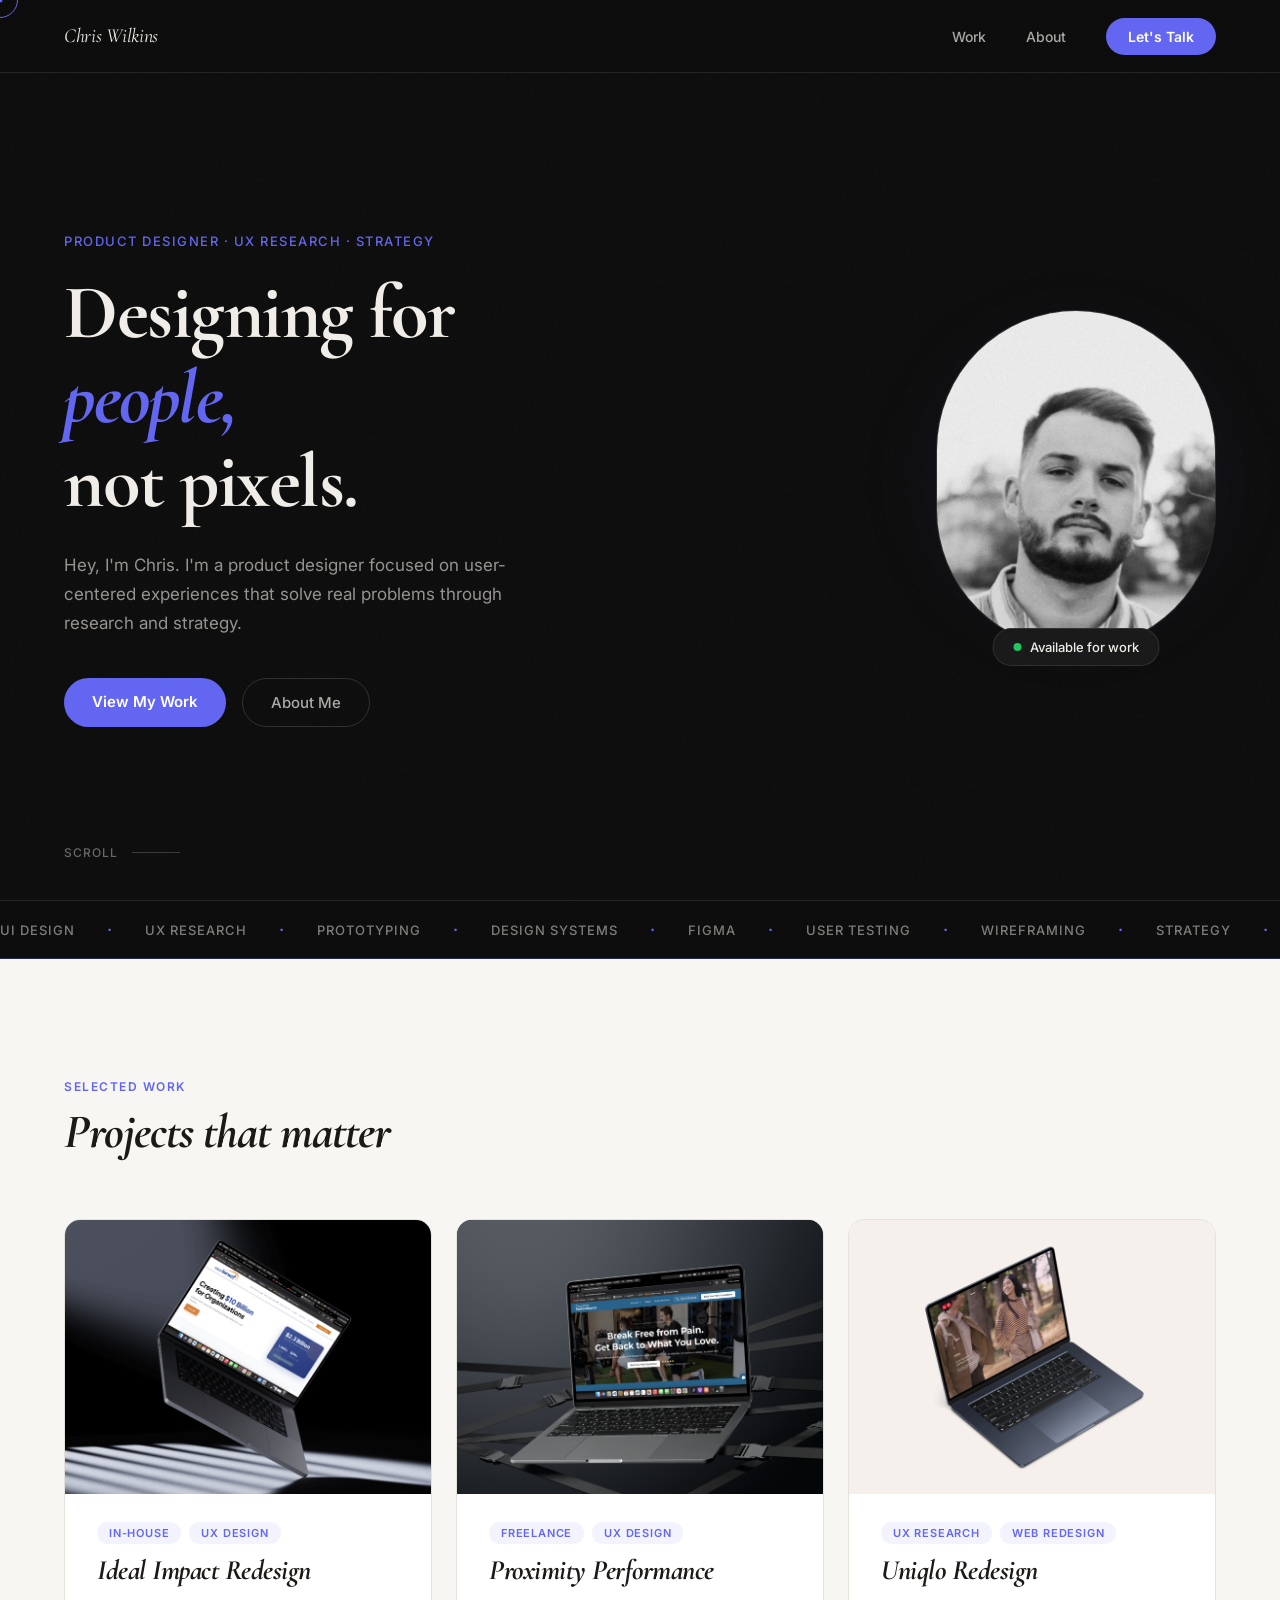
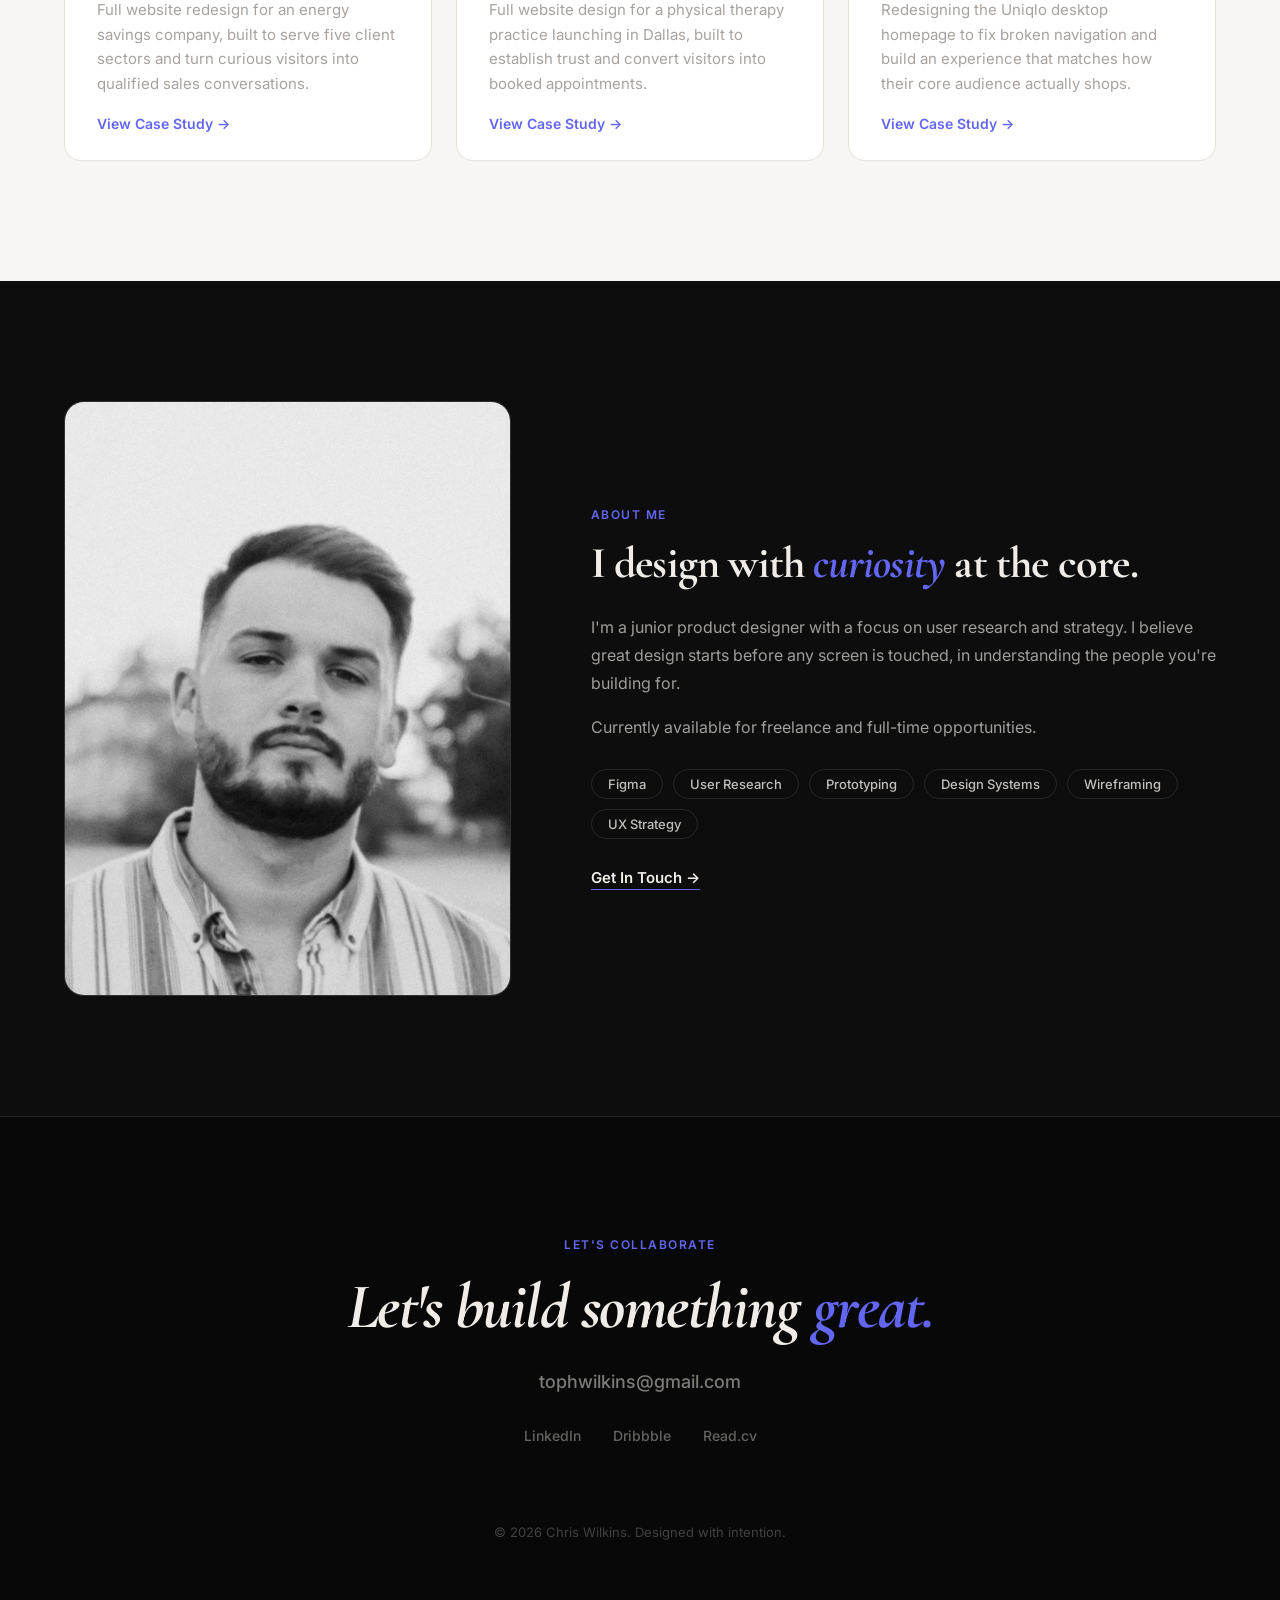
<file: index.html>
<!DOCTYPE html>
<html lang="en">
<head>
  <meta charset="UTF-8" />
  <meta name="viewport" content="width=device-width, initial-scale=1.0"/>
  <title>Chris Wilkins | Product Designer</title>
  <link href="https://fonts.googleapis.com/css2?family=Cormorant+Garamond:ital,wght@0,600;1,400;1,600;1,700&family=Inter:wght@400;500;600&display=swap" rel="stylesheet">
  <link rel="stylesheet" href="style.css">
</head>
<body>

  <!-- Custom Cursor -->
  <div class="cursor" id="cursor"></div>
  <div class="cursor-dot" id="cursorDot"></div>

  <!-- ══ NAV ══ -->
  <nav class="nav">
    <a href="/" class="nav__logo">Chris Wilkins</a>
    <ul class="nav__links" id="navLinks">
      <li><a href="work.html">Work</a></li>
      <li><a href="#about">About</a></li>
      <li><a href="#contact" class="nav__cta">Let's Talk</a></li>
    </ul>
    <button class="nav__hamburger" id="navHamburger" aria-label="Toggle menu">
      <span></span>
      <span></span>
      <span></span>
    </button>
  </nav>
  <div class="nav__overlay" id="navOverlay"></div>

  <!-- ══ HERO ══ -->
  <section class="hero">
    <div class="hero__inner">
      <div class="hero__text">
        <p class="hero__eyebrow">Product Designer · UX Research · Strategy</p>
        <h1 class="hero__heading">
          <span class="hero__line" data-delay="0">Designing for</span>
          <span class="hero__line hero__line--italic" data-delay="120">people,</span>
          <span class="hero__line" data-delay="240">not pixels.</span>
        </h1>
        <p class="hero__sub">Hey, I'm Chris. I'm a product designer focused on user-centered experiences that solve real problems through research and strategy.</p>
        <div class="hero__actions">
          <a href="#work" class="hero__btn-primary">View My Work</a>
          <a href="#about" class="hero__btn-ghost">About Me</a>
        </div>
      </div>
      <div class="hero__visual">
        <div class="hero__blob"></div>
        <div class="hero__avatar">
          <img src="img/headshot.jpeg" alt="Chris Wilkins" class="hero__avatar-img">
        </div>
        <div class="hero__badge">
          <span class="hero__badge-dot"></span>
          Available for work
        </div>
      </div>
    </div>
    <div class="hero__scroll">
      <span>Scroll</span>
      <div class="hero__scroll-line"></div>
    </div>
  </section>

  <!-- ══ MARQUEE ══ -->
  <div class="marquee">
    <div class="marquee__track">
      <span>UI Design</span>
      <span class="marquee__dot">·</span>
      <span>UX Research</span>
      <span class="marquee__dot">·</span>
      <span>Prototyping</span>
      <span class="marquee__dot">·</span>
      <span>Design Systems</span>
      <span class="marquee__dot">·</span>
      <span>Figma</span>
      <span class="marquee__dot">·</span>
      <span>User Testing</span>
      <span class="marquee__dot">·</span>
      <span>Wireframing</span>
      <span class="marquee__dot">·</span>
      <span>Strategy</span>
      <span class="marquee__dot">·</span>
      <span>UI Design</span>
      <span class="marquee__dot">·</span>
      <span>UX Research</span>
      <span class="marquee__dot">·</span>
      <span>Prototyping</span>
      <span class="marquee__dot">·</span>
      <span>Design Systems</span>
      <span class="marquee__dot">·</span>
      <span>Figma</span>
      <span class="marquee__dot">·</span>
      <span>User Testing</span>
      <span class="marquee__dot">·</span>
      <span>Wireframing</span>
      <span class="marquee__dot">·</span>
      <span>Strategy</span>
      <span class="marquee__dot">·</span>
    </div>
  </div>

  <!-- ══ WORK ══ -->
  <section class="work" id="work">
    <div class="work__inner">
      <div class="work__header">
        <p class="work__eyebrow">Selected Work</p>
        <h2 class="work__heading">Projects that matter</h2>
      </div>

      <div class="work__grid">

        <a href="ideal-impact.html" class="work__card">
          <div class="work__card-image" style="background-color: #0a1628;">
            <img src="img/ideal-impact-thumb.png" alt="Ideal Impact Redesign" class="work__card-img" style="object-position: center;">
          </div>
          <div class="work__card-content">
            <div class="work__card-tags">
              <span class="work__tag">In-House</span>
              <span class="work__tag">UX Design</span>
            </div>
            <h3 class="work__card-title">Ideal Impact Redesign</h3>
            <p class="work__card-desc">Full website redesign for an energy savings company, built to serve five client sectors and turn curious visitors into qualified sales conversations.</p>
            <span class="work__card-link">View Case Study →</span>
          </div>
        </a>

        <a href="proximity-performance.html" class="work__card">
          <div class="work__card-image" style="background-color: #0f2027;">
            <img src="img/proximity-thumb.png" alt="Proximity Performance" class="work__card-img">
          </div>
          <div class="work__card-content">
            <div class="work__card-tags">
              <span class="work__tag">Freelance</span>
              <span class="work__tag">UX Design</span>
            </div>
            <h3 class="work__card-title">Proximity Performance</h3>
            <p class="work__card-desc">Full website design for a physical therapy practice launching in Dallas, built to establish trust and convert visitors into booked appointments.</p>
            <span class="work__card-link">View Case Study →</span>
          </div>
        </a>

        <a href="uniqlo.html" class="work__card">
          <div class="work__card-image" style="background-color: #f5f0eb;">
            <img src="img/uniqlo-solution-1.png" alt="Uniqlo Redesign" class="work__card-img" style="object-position: center;">
          </div>
          <div class="work__card-content">
            <div class="work__card-tags">
              <span class="work__tag">UX Research</span>
              <span class="work__tag">Web Redesign</span>
            </div>
            <h3 class="work__card-title">Uniqlo Redesign</h3>
            <p class="work__card-desc">Redesigning the Uniqlo desktop homepage to fix broken navigation and build an experience that matches how their core audience actually shops.</p>
            <span class="work__card-link">View Case Study →</span>
          </div>
        </a>

      </div>
    </div>
  </section>

  <!-- ══ ABOUT ══ -->
  <section class="about" id="about">
    <div class="about__inner">
      <div class="about__left">
        <div class="about__photo">
          <img src="img/headshot.jpeg" alt="Chris Wilkins" class="about__photo-img">
        </div>
      </div>
      <div class="about__right">
        <p class="about__eyebrow">About Me</p>
        <h2 class="about__heading">I design with <em>curiosity</em> at the core.</h2>
        <p class="about__bio">I'm a junior product designer with a focus on user research and strategy. I believe great design starts before any screen is touched, in understanding the people you're building for.</p>
        <p class="about__bio">Currently available for freelance and full-time opportunities.</p>
        <div class="about__skills">
          <span class="about__skill">Figma</span>
          <span class="about__skill">User Research</span>
          <span class="about__skill">Prototyping</span>
          <span class="about__skill">Design Systems</span>
          <span class="about__skill">Wireframing</span>
          <span class="about__skill">UX Strategy</span>
        </div>
        <a href="mailto:tophwilkins@gmail.com" class="about__btn">Get In Touch →</a>
      </div>
    </div>
  </section>

  <!-- ══ FOOTER CTA ══ -->
  <footer class="footer" id="contact">
    <div class="footer__inner">
      <p class="footer__eyebrow">Let's collaborate</p>
      <h2 class="footer__heading">Let's build something <em>great.</em></h2>
      <a href="mailto:tophwilkins@gmail.com" class="footer__email">tophwilkins@gmail.com</a>
      <div class="footer__links">
        <a href="#">LinkedIn</a>
        <a href="#">Dribbble</a>
        <a href="#">Read.cv</a>
      </div>
      <p class="footer__copy">© 2026 Chris Wilkins. Designed with intention.</p>
    </div>
  </footer>

  <script src="script.js"></script>
</body>
</html>
</file>
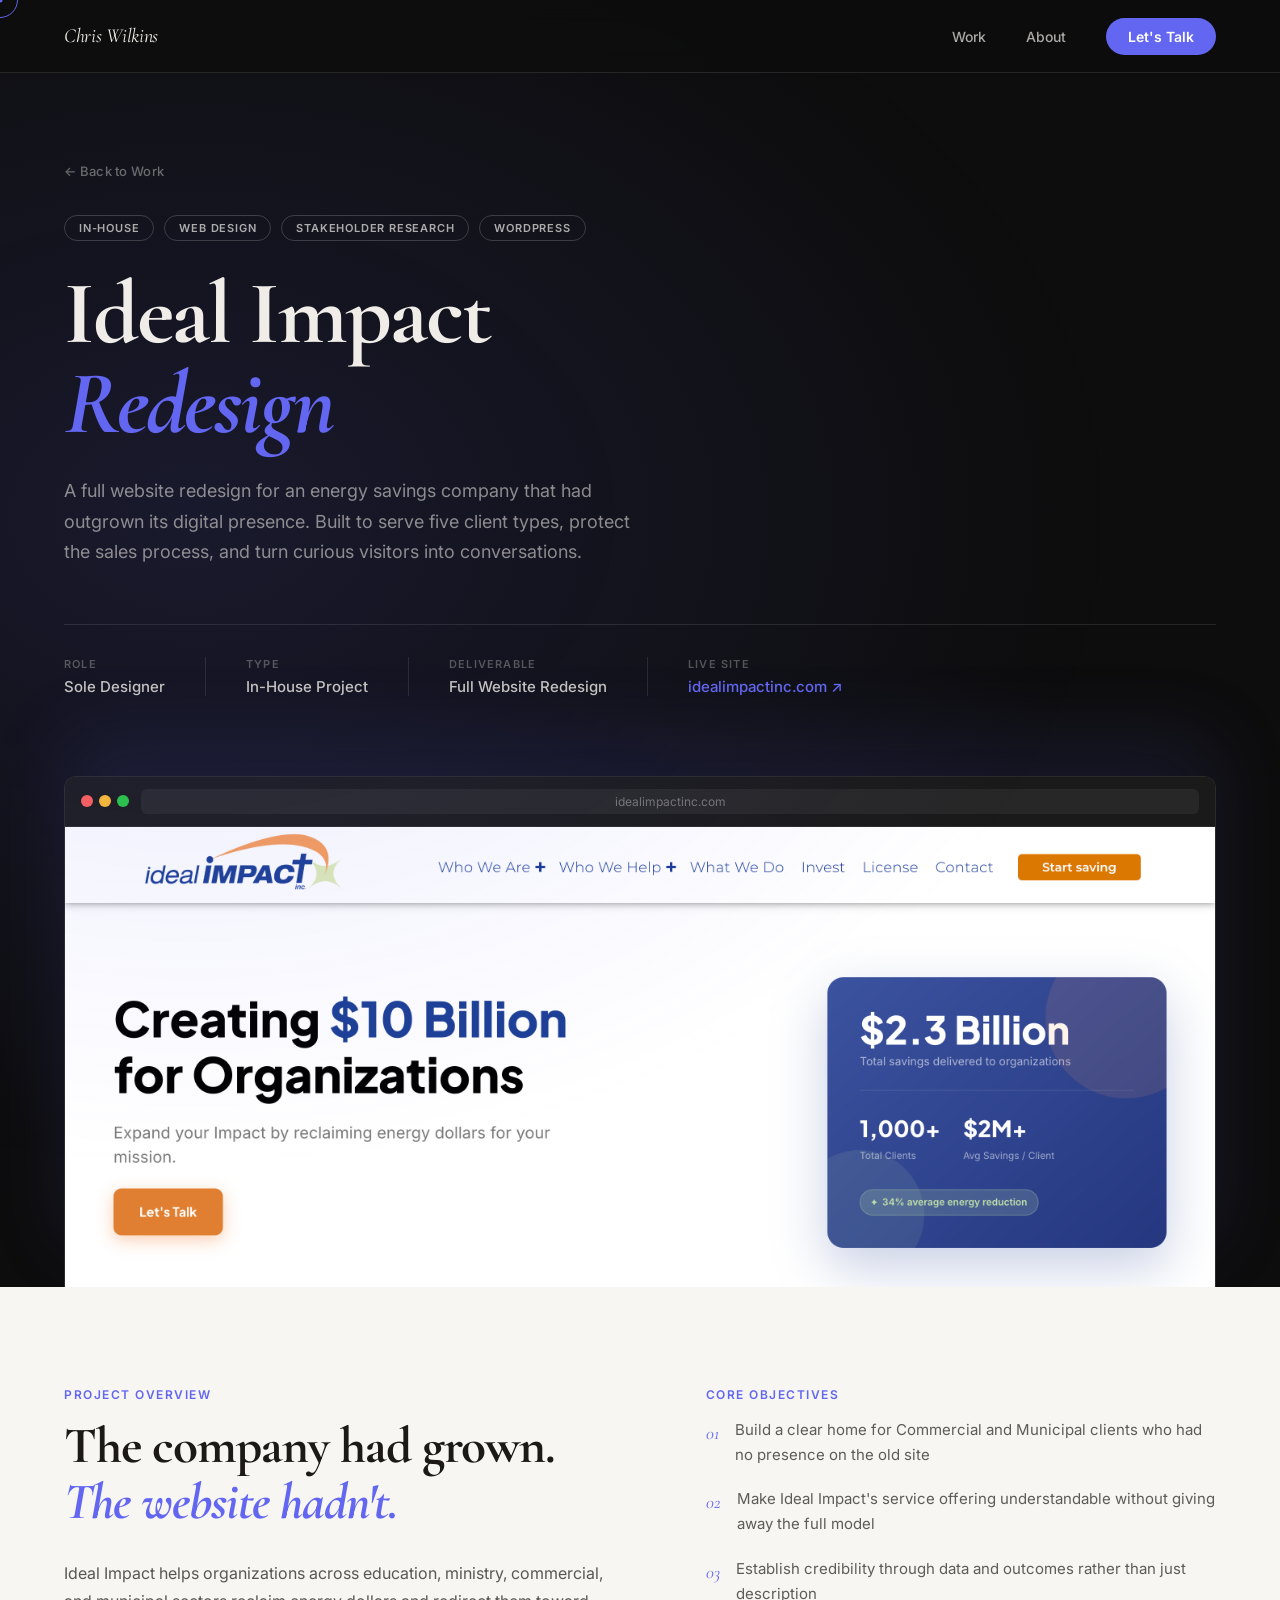
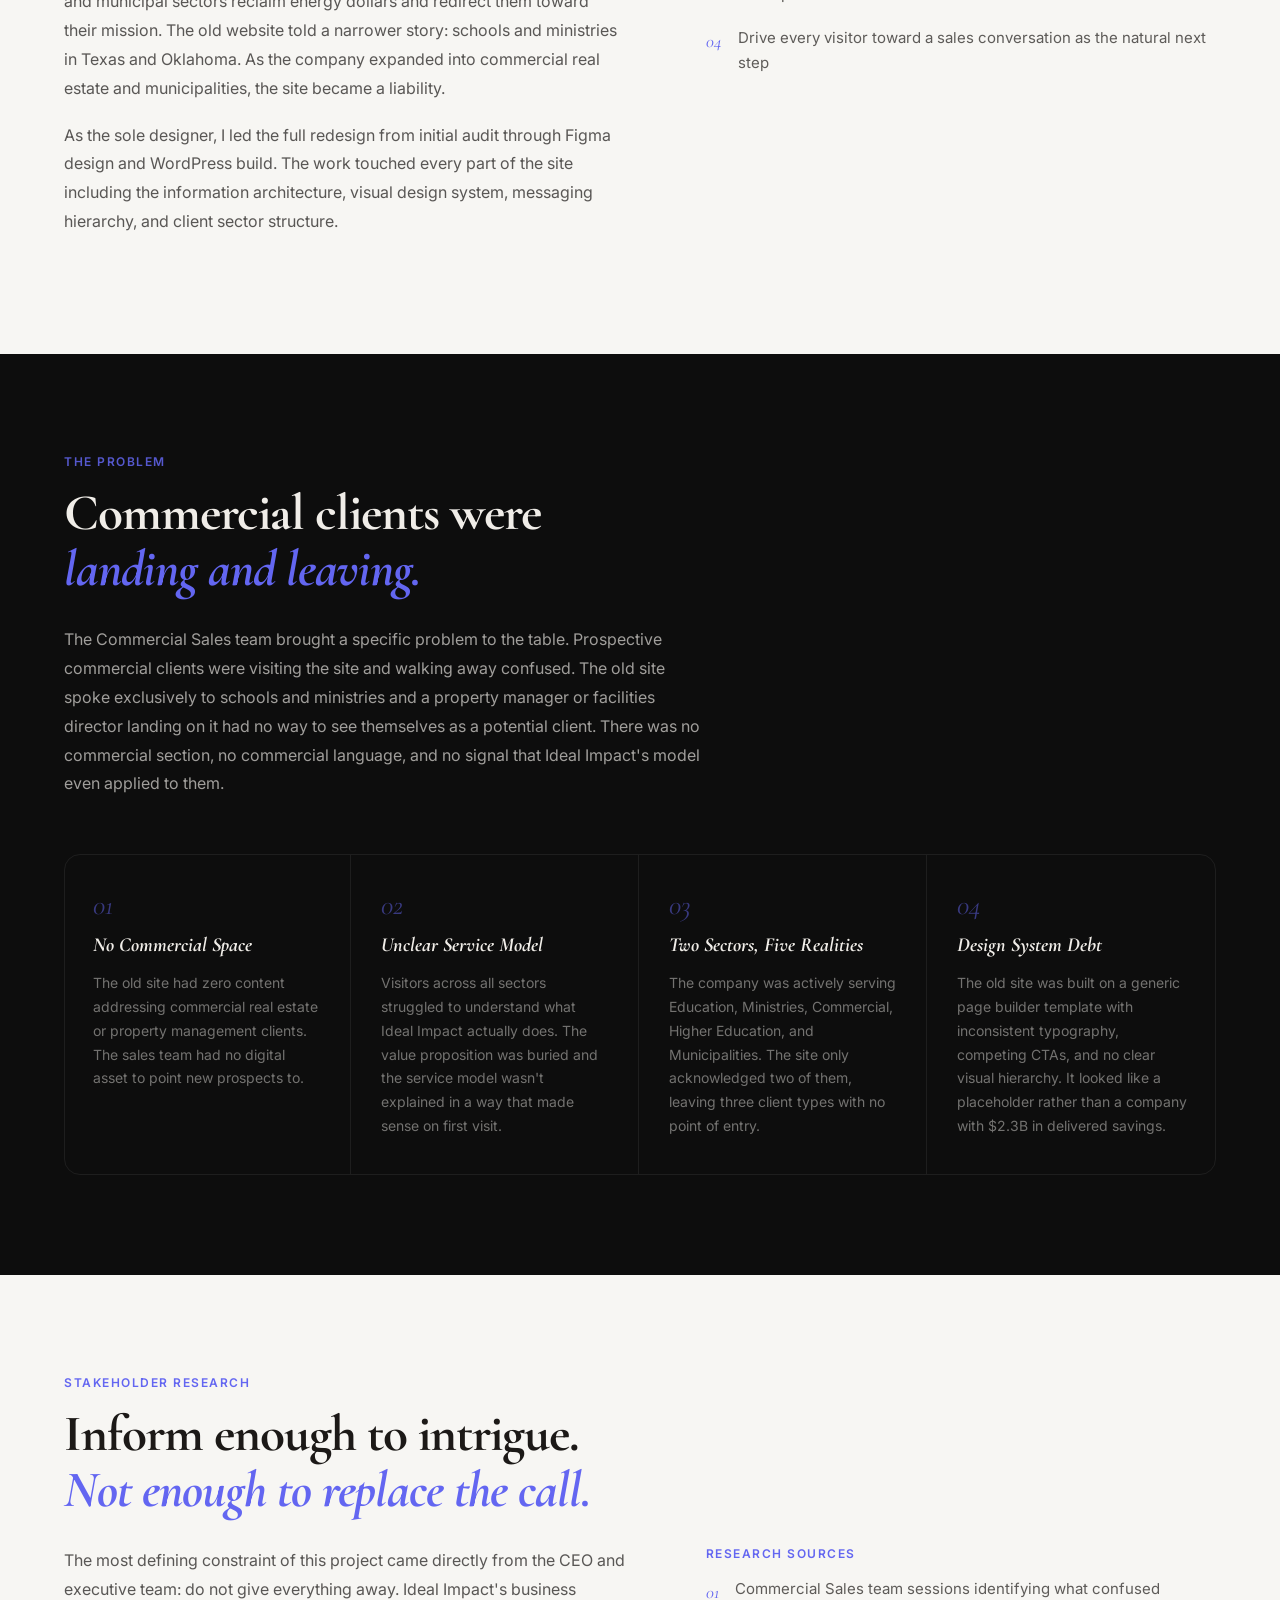
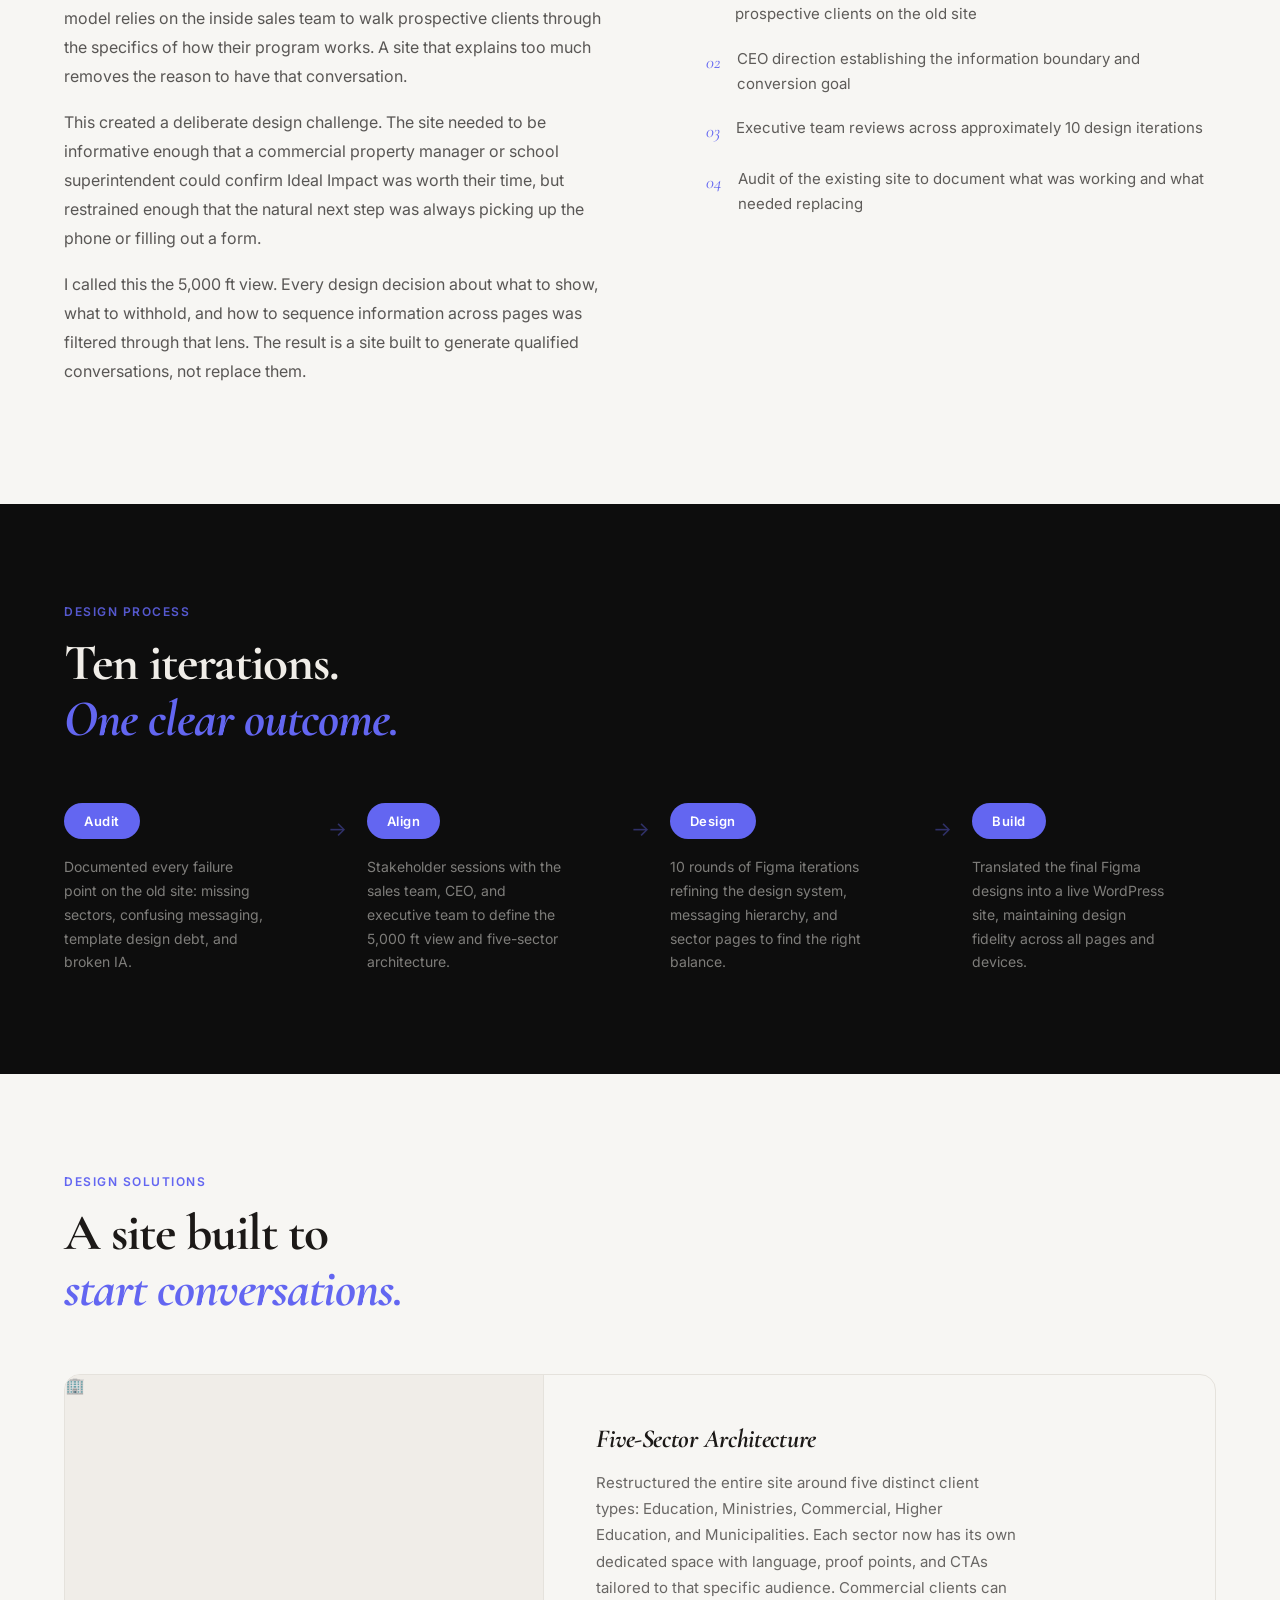
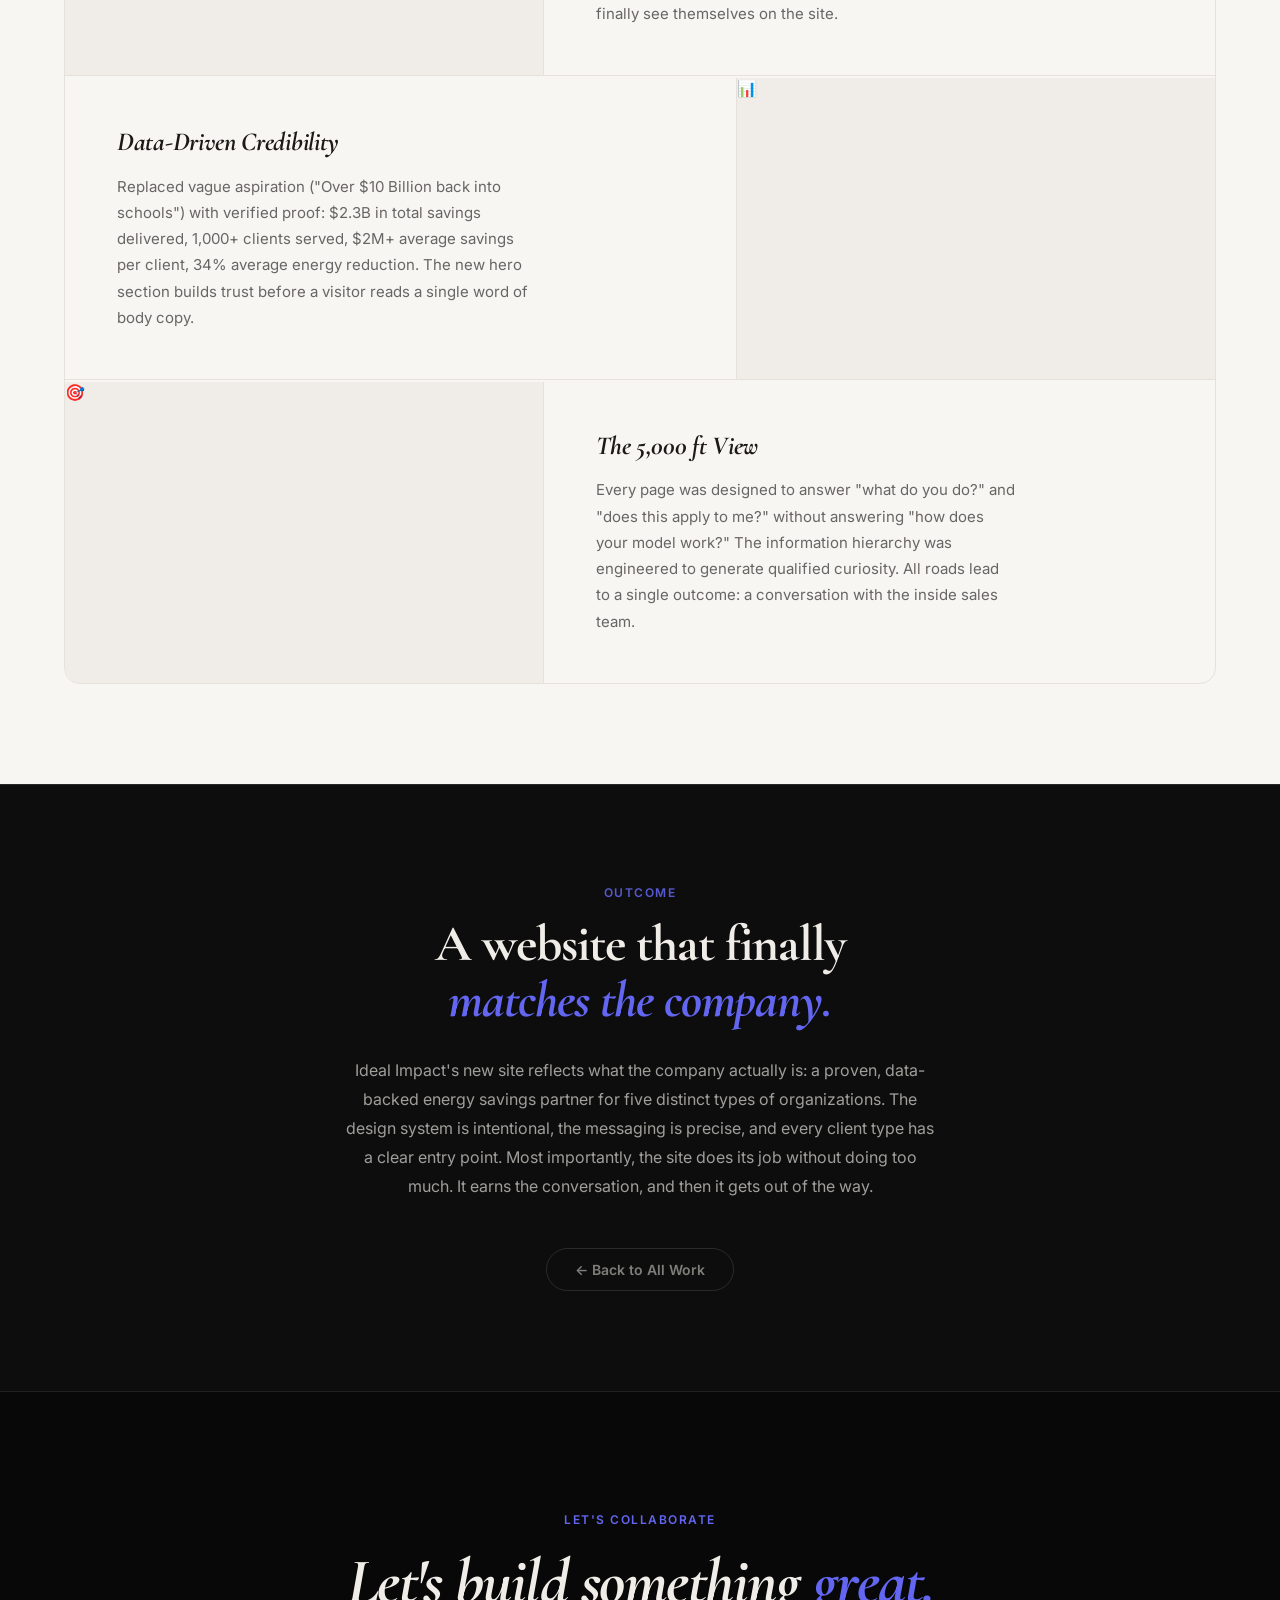
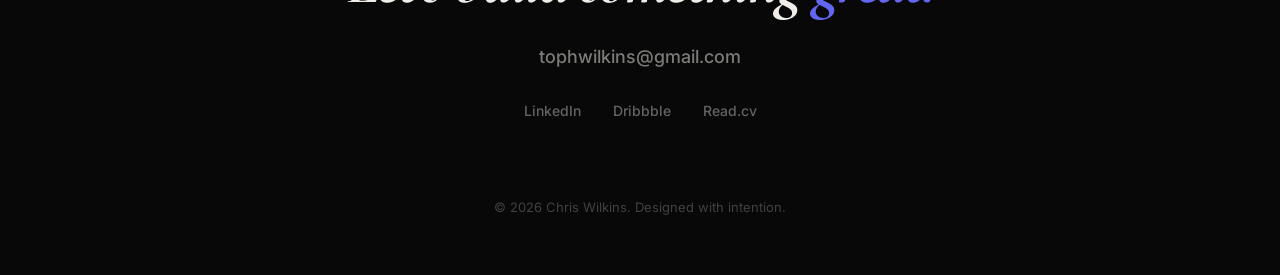
<file: ideal-impact.html>
<!DOCTYPE html>
<html lang="en">
<head>
  <meta charset="UTF-8" />
  <meta name="viewport" content="width=device-width, initial-scale=1.0"/>
  <title>Ideal Impact Redesign | Chris Wilkins</title>
  <link href="https://fonts.googleapis.com/css2?family=Cormorant+Garamond:ital,wght@0,600;1,400;1,600;1,700&family=Inter:wght@400;500;600&display=swap" rel="stylesheet">
  <link rel="stylesheet" href="style.css">
  <link rel="stylesheet" href="cs.css">
</head>
<body>

  <!-- Custom Cursor -->
  <div class="cursor" id="cursor"></div>
  <div class="cursor-dot" id="cursorDot"></div>

  <!-- ══ NAV ══ -->
  <nav class="nav">
    <a href="index.html" class="nav__logo">Chris Wilkins</a>
    <ul class="nav__links" id="navLinks">
      <li><a href="work.html" class="nav__active">Work</a></li>
      <li><a href="index.html#about">About</a></li>
      <li><a href="index.html#contact" class="nav__cta">Let's Talk</a></li>
    </ul>
    <button class="nav__hamburger" id="navHamburger" aria-label="Toggle menu">
      <span></span>
      <span></span>
      <span></span>
    </button>
  </nav>
  <div class="nav__overlay" id="navOverlay"></div>

  <!-- ══ CS HERO ══ -->
  <section class="cs-hero">
    <div class="cs-hero__inner">
      <a href="work.html" class="cs-hero__back">← Back to Work</a>
      <div class="cs-hero__tags">
        <span class="cs-tag">In-House</span>
        <span class="cs-tag">Web Design</span>
        <span class="cs-tag">Stakeholder Research</span>
        <span class="cs-tag">WordPress</span>
      </div>
      <h1 class="cs-hero__heading">Ideal Impact<br><em>Redesign</em></h1>
      <p class="cs-hero__sub">A full website redesign for an energy savings company that had outgrown its digital presence. Built to serve five client types, protect the sales process, and turn curious visitors into conversations.</p>
      <div class="cs-hero__meta">
        <div class="cs-hero__meta-item">
          <span class="cs-hero__meta-label">Role</span>
          <span class="cs-hero__meta-value">Sole Designer</span>
        </div>
        <div class="cs-hero__meta-divider"></div>
        <div class="cs-hero__meta-item">
          <span class="cs-hero__meta-label">Type</span>
          <span class="cs-hero__meta-value">In-House Project</span>
        </div>
        <div class="cs-hero__meta-divider"></div>
        <div class="cs-hero__meta-item">
          <span class="cs-hero__meta-label">Deliverable</span>
          <span class="cs-hero__meta-value">Full Website Redesign</span>
        </div>
        <div class="cs-hero__meta-divider"></div>
        <div class="cs-hero__meta-item">
          <span class="cs-hero__meta-label">Live Site</span>
          <span class="cs-hero__meta-value cs-hero__meta-link">idealimpactinc.com ↗</span>
        </div>
      </div>
    </div>
    <div class="cs-hero__browser">
      <div class="cs-hero__browser-bar">
        <div class="cs-hero__browser-dots">
          <span></span><span></span><span></span>
        </div>
        <div class="cs-hero__browser-url">idealimpactinc.com</div>
      </div>
      <div class="cs-hero__browser-screen">
        <img src="img/ideal-impact-hero.png" alt="Ideal Impact website redesign" class="cs-hero__browser-img">
      </div>
    </div>
  </section>

  <!-- ══ OVERVIEW ══ -->
  <section class="cs-section cs-section--light">
    <div class="cs-section__inner">
      <div class="cs-overview">
        <div class="cs-overview__text">
          <p class="cs-eyebrow">Project Overview</p>
          <h2 class="cs-heading">The company had grown.<br><em>The website hadn't.</em></h2>
          <p class="cs-body">Ideal Impact helps organizations across education, ministry, commercial, and municipal sectors reclaim energy dollars and redirect them toward their mission. The old website told a narrower story: schools and ministries in Texas and Oklahoma. As the company expanded into commercial real estate and municipalities, the site became a liability.</p>
          <p class="cs-body">As the sole designer, I led the full redesign from initial audit through Figma design and WordPress build. The work touched every part of the site including the information architecture, visual design system, messaging hierarchy, and client sector structure.</p>
        </div>
        <div class="cs-overview__goals">
          <p class="cs-eyebrow">Core Objectives</p>
          <ul class="cs-goals-list">
            <li>
              <span class="cs-goals-icon">01</span>
              <span>Build a clear home for Commercial and Municipal clients who had no presence on the old site</span>
            </li>
            <li>
              <span class="cs-goals-icon">02</span>
              <span>Make Ideal Impact's service offering understandable without giving away the full model</span>
            </li>
            <li>
              <span class="cs-goals-icon">03</span>
              <span>Establish credibility through data and outcomes rather than just description</span>
            </li>
            <li>
              <span class="cs-goals-icon">04</span>
              <span>Drive every visitor toward a sales conversation as the natural next step</span>
            </li>
          </ul>
        </div>
      </div>
    </div>
  </section>

  <!-- ══ THE PROBLEM ══ -->
  <section class="cs-section cs-section--dark">
    <div class="cs-section__inner">
      <p class="cs-eyebrow cs-eyebrow--light">The Problem</p>
      <h2 class="cs-heading cs-heading--light">Commercial clients were<br><em>landing and leaving.</em></h2>
      <p class="cs-body cs-body--light">The Commercial Sales team brought a specific problem to the table. Prospective commercial clients were visiting the site and walking away confused. The old site spoke exclusively to schools and ministries and a property manager or facilities director landing on it had no way to see themselves as a potential client. There was no commercial section, no commercial language, and no signal that Ideal Impact's model even applied to them.</p>
      <div class="cs-challenges cs-challenges--4col" style="margin-top: 56px;">
        <div class="cs-challenge">
          <span class="cs-challenge__num">01</span>
          <h3 class="cs-challenge__title">No Commercial Space</h3>
          <p class="cs-challenge__desc">The old site had zero content addressing commercial real estate or property management clients. The sales team had no digital asset to point new prospects to.</p>
        </div>
        <div class="cs-challenge">
          <span class="cs-challenge__num">02</span>
          <h3 class="cs-challenge__title">Unclear Service Model</h3>
          <p class="cs-challenge__desc">Visitors across all sectors struggled to understand what Ideal Impact actually does. The value proposition was buried and the service model wasn't explained in a way that made sense on first visit.</p>
        </div>
        <div class="cs-challenge">
          <span class="cs-challenge__num">03</span>
          <h3 class="cs-challenge__title">Two Sectors, Five Realities</h3>
          <p class="cs-challenge__desc">The company was actively serving Education, Ministries, Commercial, Higher Education, and Municipalities. The site only acknowledged two of them, leaving three client types with no point of entry.</p>
        </div>
        <div class="cs-challenge">
          <span class="cs-challenge__num">04</span>
          <h3 class="cs-challenge__title">Design System Debt</h3>
          <p class="cs-challenge__desc">The old site was built on a generic page builder template with inconsistent typography, competing CTAs, and no clear visual hierarchy. It looked like a placeholder rather than a company with $2.3B in delivered savings.</p>
        </div>
      </div>
    </div>
  </section>

  <!-- ══ THE TIGHTROPE ══ -->
  <section class="cs-section cs-section--light">
    <div class="cs-section__inner">
      <p class="cs-eyebrow">Stakeholder Research</p>
      <h2 class="cs-heading">Inform enough to intrigue.<br><em>Not enough to replace the call.</em></h2>
      <div class="cs-overview">
        <div class="cs-overview__text">
          <p class="cs-body">The most defining constraint of this project came directly from the CEO and executive team: do not give everything away. Ideal Impact's business model relies on the inside sales team to walk prospective clients through the specifics of how their program works. A site that explains too much removes the reason to have that conversation.</p>
          <p class="cs-body">This created a deliberate design challenge. The site needed to be informative enough that a commercial property manager or school superintendent could confirm Ideal Impact was worth their time, but restrained enough that the natural next step was always picking up the phone or filling out a form.</p>
          <p class="cs-body">I called this the 5,000 ft view. Every design decision about what to show, what to withhold, and how to sequence information across pages was filtered through that lens. The result is a site built to generate qualified conversations, not replace them.</p>
        </div>
        <div class="cs-overview__goals">
          <p class="cs-eyebrow">Research Sources</p>
          <ul class="cs-goals-list">
            <li>
              <span class="cs-goals-icon">01</span>
              <span>Commercial Sales team sessions identifying what confused prospective clients on the old site</span>
            </li>
            <li>
              <span class="cs-goals-icon">02</span>
              <span>CEO direction establishing the information boundary and conversion goal</span>
            </li>
            <li>
              <span class="cs-goals-icon">03</span>
              <span>Executive team reviews across approximately 10 design iterations</span>
            </li>
            <li>
              <span class="cs-goals-icon">04</span>
              <span>Audit of the existing site to document what was working and what needed replacing</span>
            </li>
          </ul>
        </div>
      </div>
    </div>
  </section>

  <!-- ══ PROCESS ══ -->
  <section class="cs-section cs-section--dark">
    <div class="cs-section__inner">
      <p class="cs-eyebrow cs-eyebrow--light">Design Process</p>
      <h2 class="cs-heading cs-heading--light">Ten iterations.<br><em>One clear outcome.</em></h2>
      <div class="cs-process cs-process--dark">
        <div class="cs-process__step">
          <div class="cs-process__icon">Audit</div>
          <p class="cs-process__desc">Documented every failure point on the old site: missing sectors, confusing messaging, template design debt, and broken IA.</p>
        </div>
        <div class="cs-process__connector">→</div>
        <div class="cs-process__step">
          <div class="cs-process__icon">Align</div>
          <p class="cs-process__desc">Stakeholder sessions with the sales team, CEO, and executive team to define the 5,000 ft view and five-sector architecture.</p>
        </div>
        <div class="cs-process__connector">→</div>
        <div class="cs-process__step">
          <div class="cs-process__icon">Design</div>
          <p class="cs-process__desc">10 rounds of Figma iterations refining the design system, messaging hierarchy, and sector pages to find the right balance.</p>
        </div>
        <div class="cs-process__connector">→</div>
        <div class="cs-process__step">
          <div class="cs-process__icon">Build</div>
          <p class="cs-process__desc">Translated the final Figma designs into a live WordPress site, maintaining design fidelity across all pages and devices.</p>
        </div>
      </div>
    </div>
  </section>

  <!-- ══ DESIGN SOLUTIONS ══ -->
  <section class="cs-section cs-section--light">
    <div class="cs-section__inner">
      <p class="cs-eyebrow">Design Solutions</p>
      <h2 class="cs-heading">A site built to<br><em>start conversations.</em></h2>
      <div class="cs-solutions">

        <div class="cs-solution">
          <div class="cs-solution__image">
            <div class="cs-solution__img-placeholder">🏢</div>
          </div>
          <div class="cs-solution__content">
            <h3 class="cs-solution__title">Five-Sector Architecture</h3>
            <p class="cs-solution__desc">Restructured the entire site around five distinct client types: Education, Ministries, Commercial, Higher Education, and Municipalities. Each sector now has its own dedicated space with language, proof points, and CTAs tailored to that specific audience. Commercial clients can finally see themselves on the site.</p>
          </div>
        </div>

        <div class="cs-solution cs-solution--reversed">
          <div class="cs-solution__image">
            <div class="cs-solution__img-placeholder">📊</div>
          </div>
          <div class="cs-solution__content">
            <h3 class="cs-solution__title">Data-Driven Credibility</h3>
            <p class="cs-solution__desc">Replaced vague aspiration ("Over $10 Billion back into schools") with verified proof: $2.3B in total savings delivered, 1,000+ clients served, $2M+ average savings per client, 34% average energy reduction. The new hero section builds trust before a visitor reads a single word of body copy.</p>
          </div>
        </div>

        <div class="cs-solution">
          <div class="cs-solution__image">
            <div class="cs-solution__img-placeholder">🎯</div>
          </div>
          <div class="cs-solution__content">
            <h3 class="cs-solution__title">The 5,000 ft View</h3>
            <p class="cs-solution__desc">Every page was designed to answer "what do you do?" and "does this apply to me?" without answering "how does your model work?" The information hierarchy was engineered to generate qualified curiosity. All roads lead to a single outcome: a conversation with the inside sales team.</p>
          </div>
        </div>

      </div>
    </div>
  </section>

  <!-- ══ OUTCOME ══ -->
  <section class="cs-section cs-section--dark cs-outcome">
    <div class="cs-section__inner cs-section__inner--centered">
      <p class="cs-eyebrow cs-eyebrow--light">Outcome</p>
      <h2 class="cs-heading cs-heading--light cs-heading--centered">A website that finally<br><em>matches the company.</em></h2>
      <p class="cs-body cs-body--light cs-body--centered">Ideal Impact's new site reflects what the company actually is: a proven, data-backed energy savings partner for five distinct types of organizations. The design system is intentional, the messaging is precise, and every client type has a clear entry point. Most importantly, the site does its job without doing too much. It earns the conversation, and then it gets out of the way.</p>
      <a href="work.html" class="cs-outcome__btn">← Back to All Work</a>
    </div>
  </section>

  <!-- ══ FOOTER ══ -->
  <footer class="footer" id="contact">
    <div class="footer__inner">
      <p class="footer__eyebrow">Let's collaborate</p>
      <h2 class="footer__heading">Let's build something <em>great.</em></h2>
      <a href="mailto:tophwilkins@gmail.com" class="footer__email">tophwilkins@gmail.com</a>
      <div class="footer__links">
        <a href="#">LinkedIn</a>
        <a href="#">Dribbble</a>
        <a href="#">Read.cv</a>
      </div>
      <p class="footer__copy">© 2026 Chris Wilkins. Designed with intention.</p>
    </div>
  </footer>

  <script src="script.js"></script>
</body>
</html>
</file>
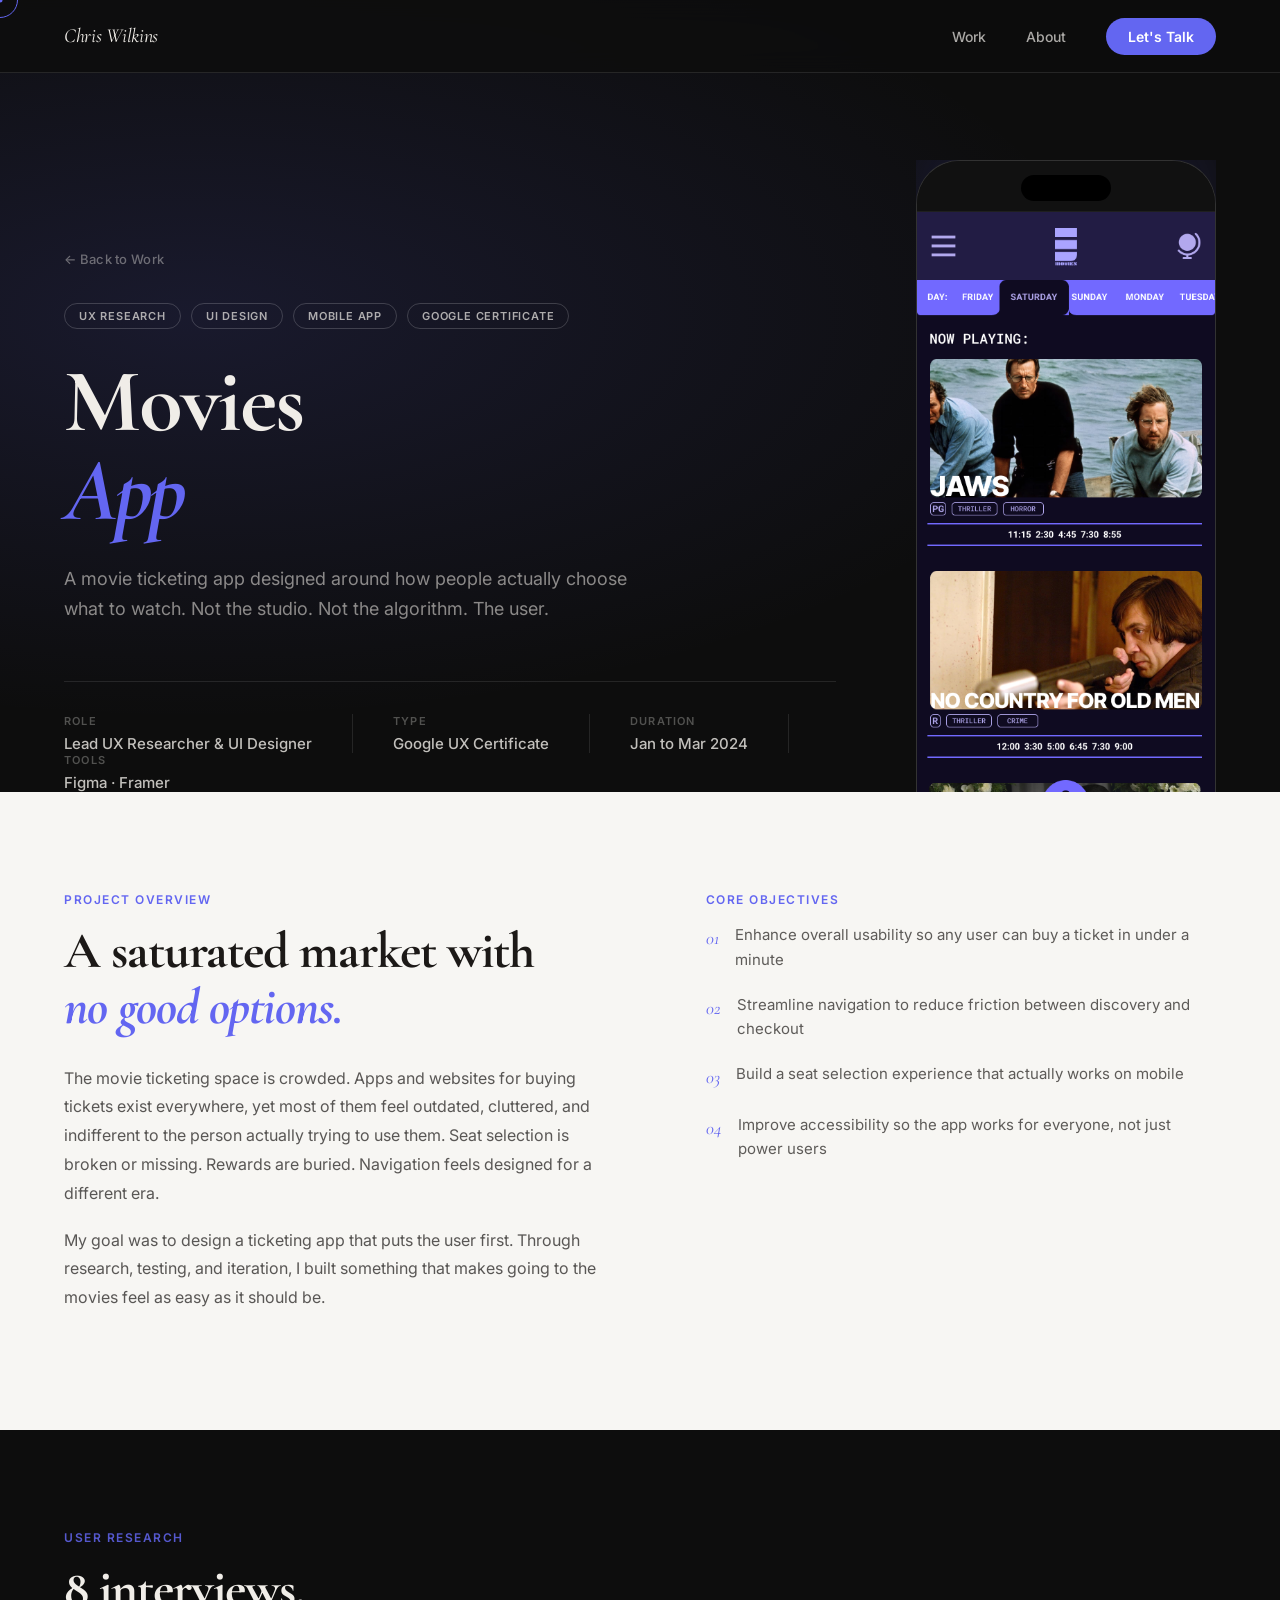
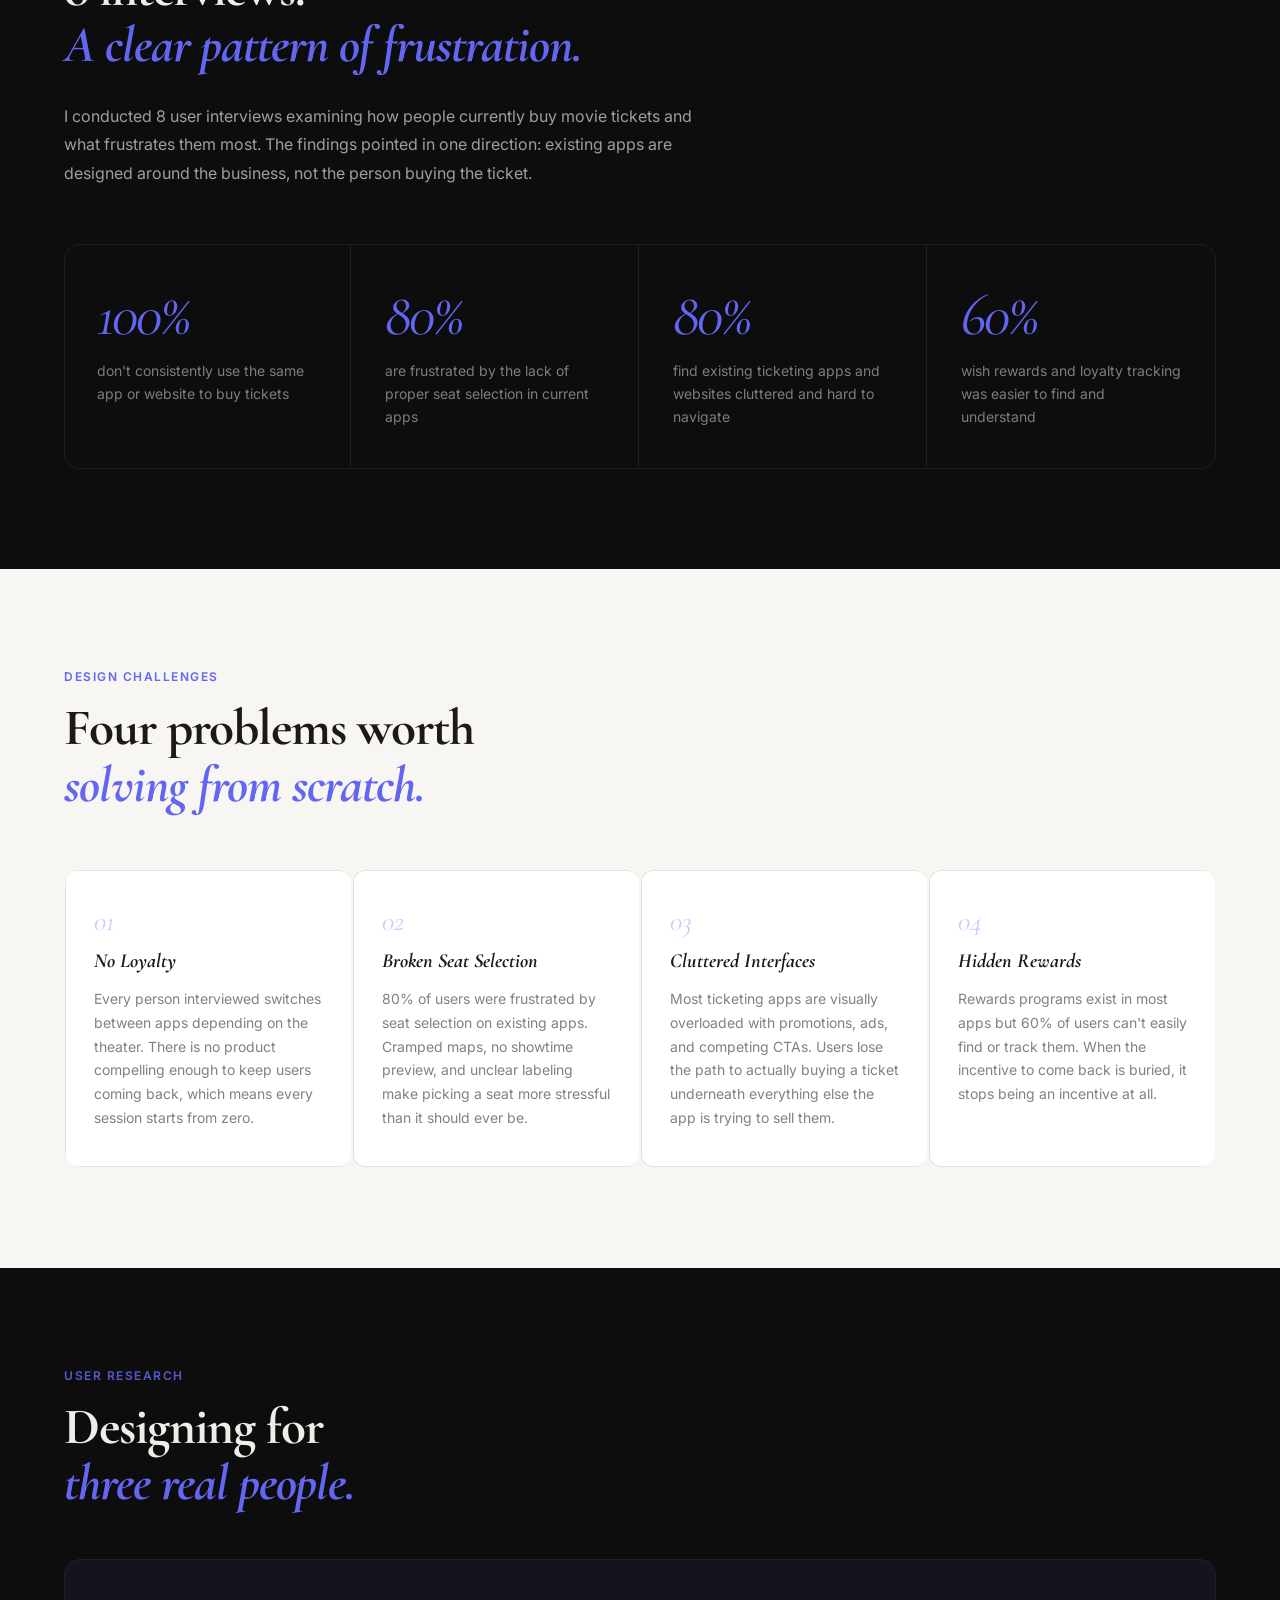
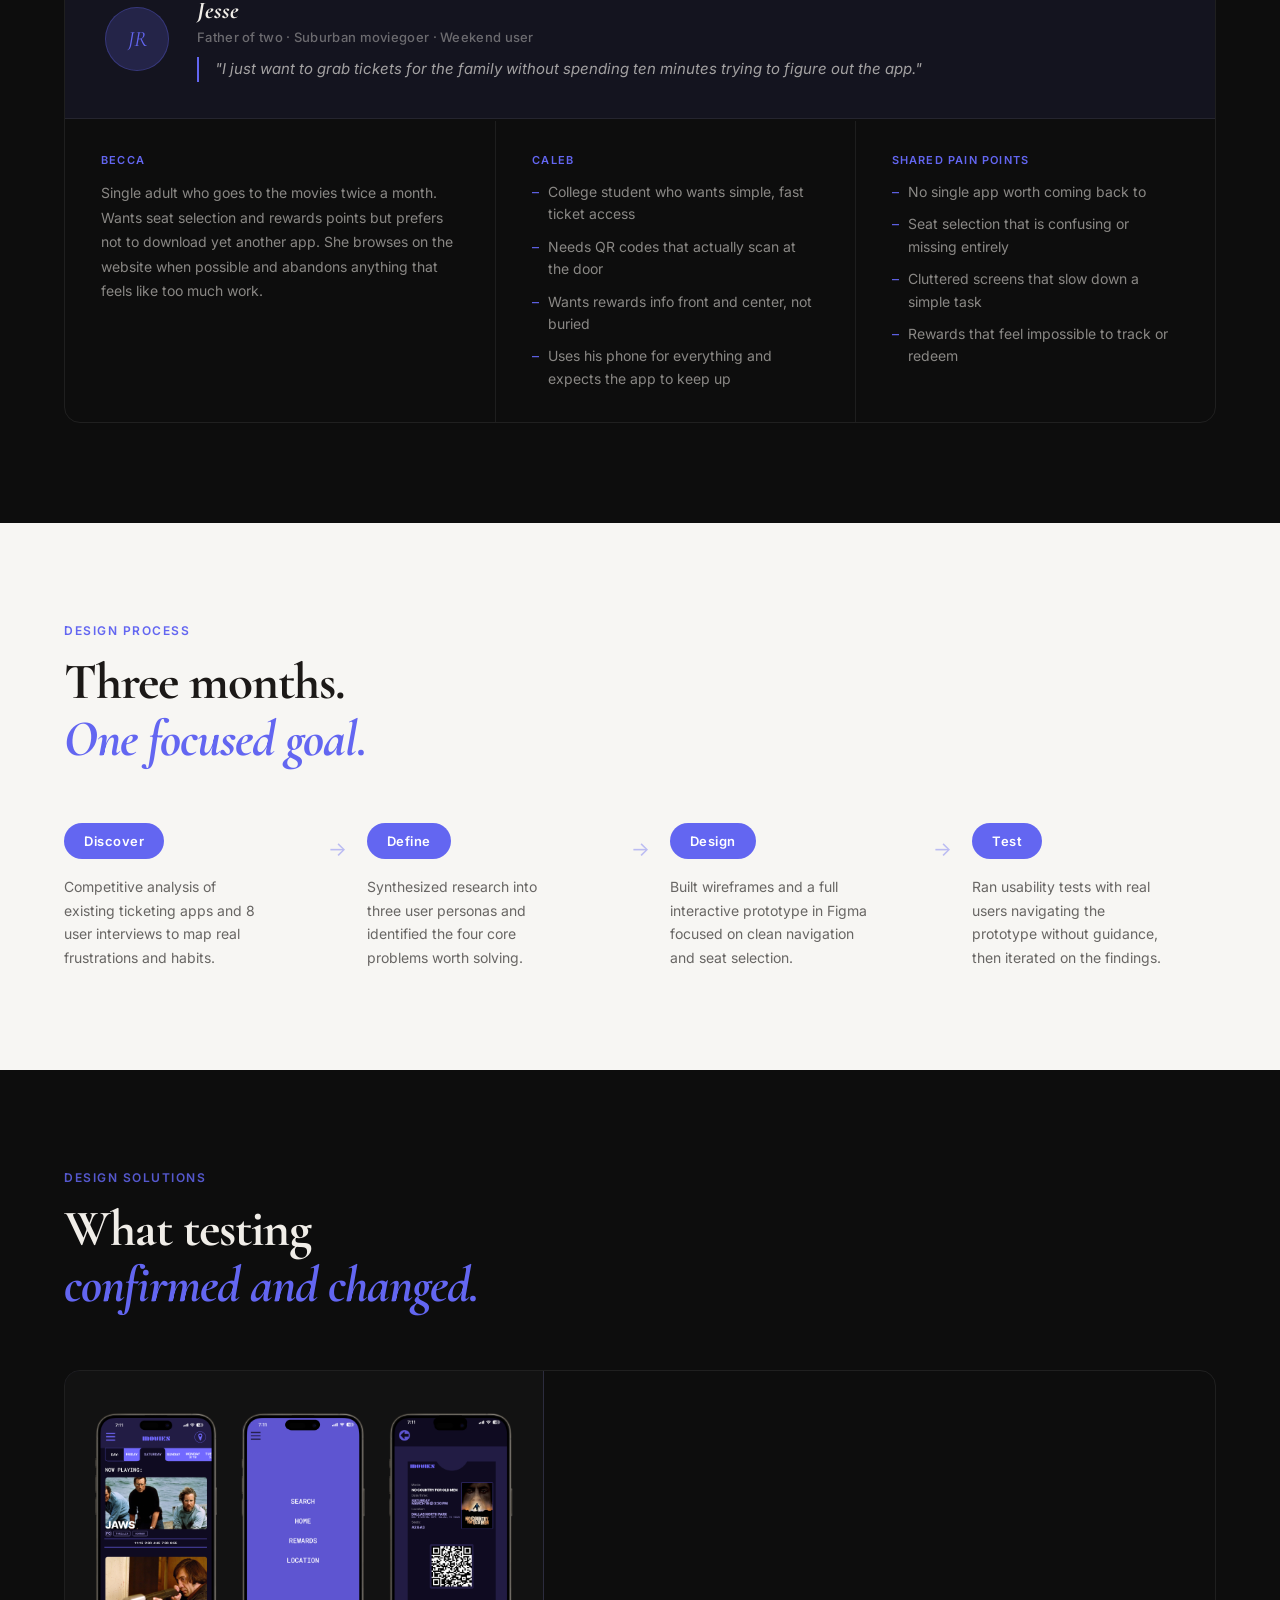
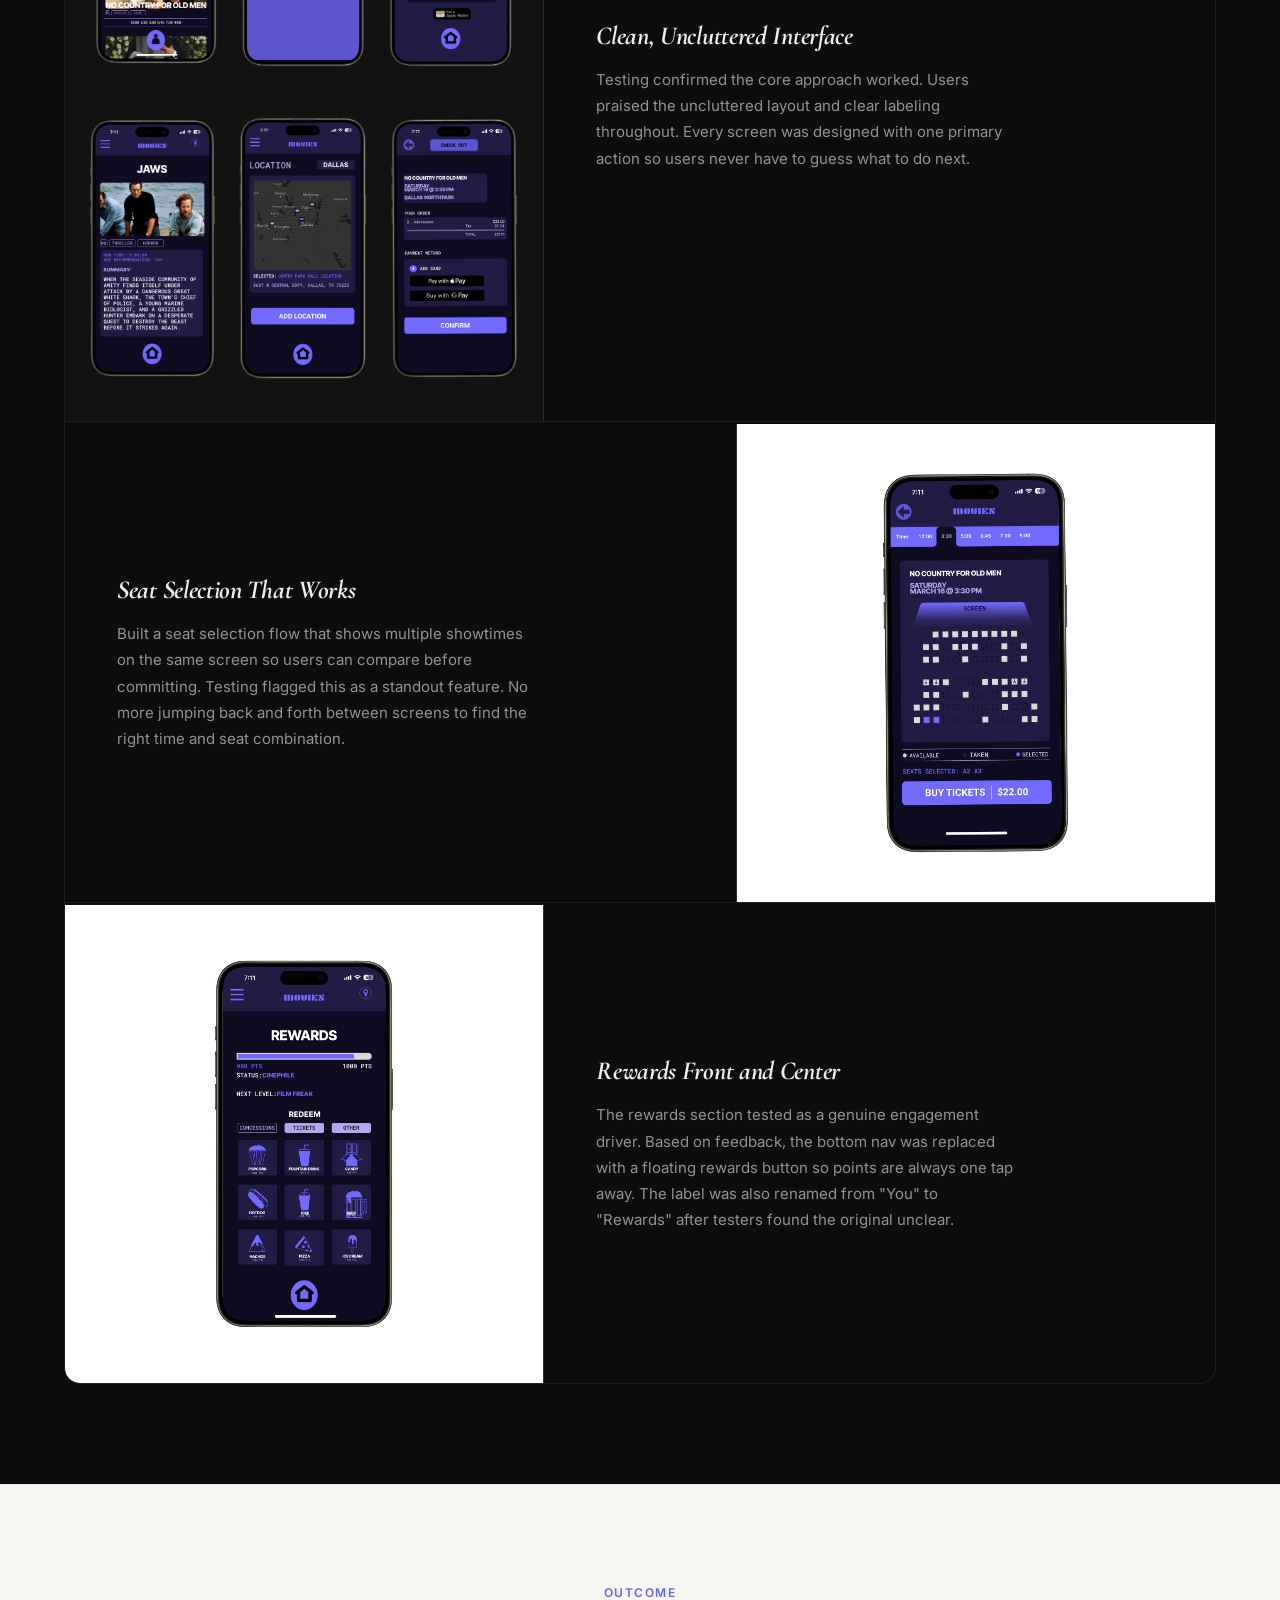
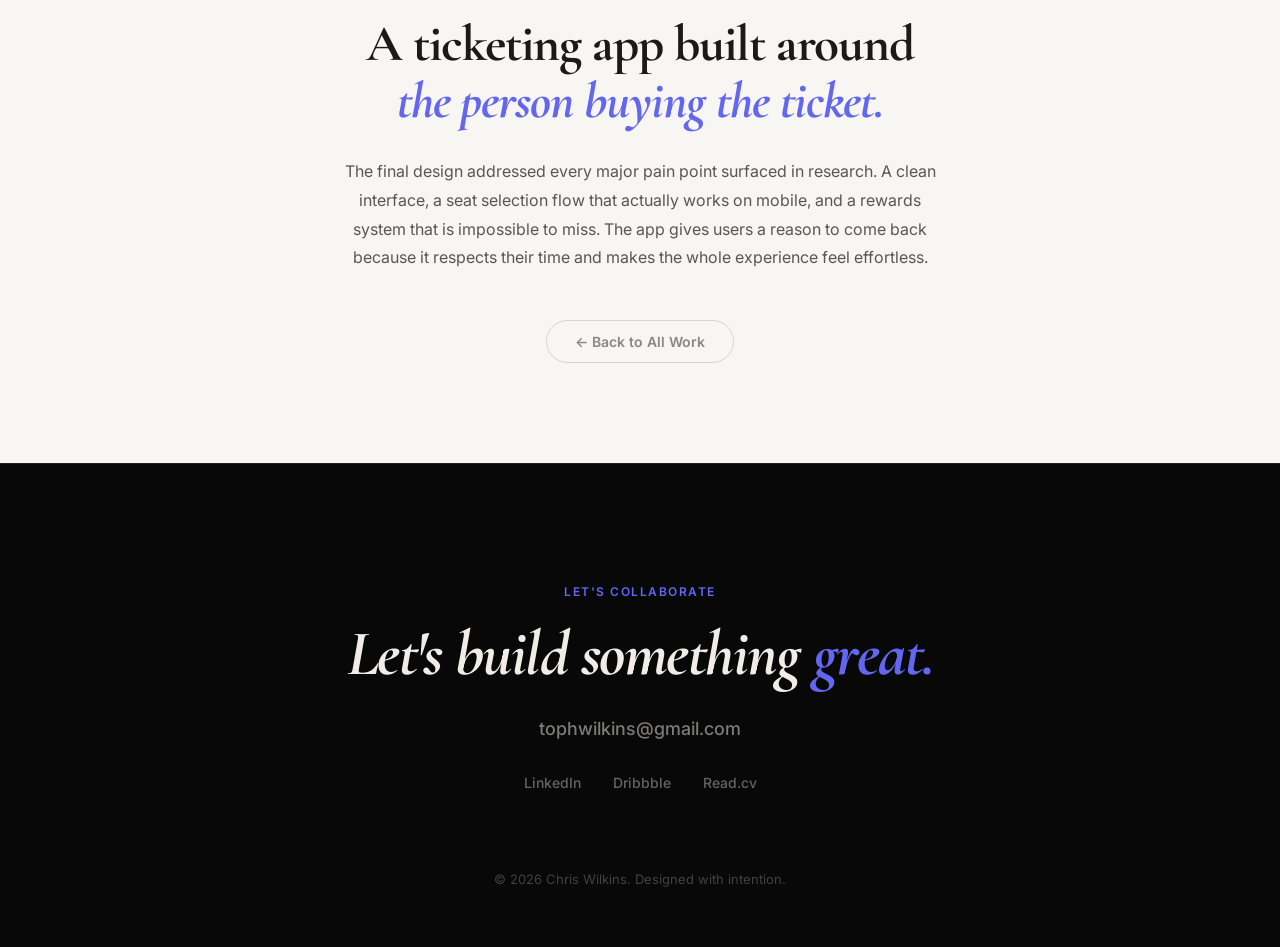
<file: movies-app.html>
<!DOCTYPE html>
<html lang="en">
<head>
  <meta charset="UTF-8" />
  <meta name="viewport" content="width=device-width, initial-scale=1.0"/>
  <title>Movies App | Chris Wilkins</title>
  <link href="https://fonts.googleapis.com/css2?family=Cormorant+Garamond:ital,wght@0,600;1,400;1,600;1,700&family=Inter:wght@400;500;600&display=swap" rel="stylesheet">
  <link rel="stylesheet" href="style.css">
  <link rel="stylesheet" href="cs.css">
</head>
<body>

  <!-- Custom Cursor -->
  <div class="cursor" id="cursor"></div>
  <div class="cursor-dot" id="cursorDot"></div>

  <!-- ══ NAV ══ -->
  <nav class="nav">
    <a href="index.html" class="nav__logo">Chris Wilkins</a>
    <ul class="nav__links" id="navLinks">
      <li><a href="work.html" class="nav__active">Work</a></li>
      <li><a href="index.html#about">About</a></li>
      <li><a href="index.html#contact" class="nav__cta">Let's Talk</a></li>
    </ul>
    <button class="nav__hamburger" id="navHamburger" aria-label="Toggle menu">
      <span></span>
      <span></span>
      <span></span>
    </button>
  </nav>
  <div class="nav__overlay" id="navOverlay"></div>

  <!-- ══ CS HERO ══ -->
  <section class="cs-hero cs-hero--split">
    <div class="cs-hero__inner">

      <div class="cs-hero__text">
        <a href="work.html" class="cs-hero__back">← Back to Work</a>
        <div class="cs-hero__tags">
          <span class="cs-tag">UX Research</span>
          <span class="cs-tag">UI Design</span>
          <span class="cs-tag">Mobile App</span>
          <span class="cs-tag">Google Certificate</span>
        </div>
        <h1 class="cs-hero__heading">Movies<br><em>App</em></h1>
        <p class="cs-hero__sub">A movie ticketing app designed around how people actually choose what to watch. Not the studio. Not the algorithm. The user.</p>
        <div class="cs-hero__meta">
          <div class="cs-hero__meta-item">
            <span class="cs-hero__meta-label">Role</span>
            <span class="cs-hero__meta-value">Lead UX Researcher & UI Designer</span>
          </div>
          <div class="cs-hero__meta-divider"></div>
          <div class="cs-hero__meta-item">
            <span class="cs-hero__meta-label">Type</span>
            <span class="cs-hero__meta-value">Google UX Certificate</span>
          </div>
          <div class="cs-hero__meta-divider"></div>
          <div class="cs-hero__meta-item">
            <span class="cs-hero__meta-label">Duration</span>
            <span class="cs-hero__meta-value">Jan to Mar 2024</span>
          </div>
          <div class="cs-hero__meta-divider"></div>
          <div class="cs-hero__meta-item">
            <span class="cs-hero__meta-label">Tools</span>
            <span class="cs-hero__meta-value">Figma · Framer</span>
          </div>
        </div>
      </div>

      <div class="cs-hero__phone-wrap">
        <div class="cs-hero__phone">
          <div class="cs-hero__phone-notch">
            <div class="cs-hero__phone-island"></div>
          </div>
          <div class="cs-hero__phone-screen">
            <img src="img/movies-app-scroll.png" alt="Movies App screens" class="cs-hero__phone-img">
          </div>
        </div>
      </div>

    </div>
  </section>

  <!-- ══ OVERVIEW ══ -->
  <section class="cs-section cs-section--light">
    <div class="cs-section__inner">
      <div class="cs-overview">
        <div class="cs-overview__text">
          <p class="cs-eyebrow">Project Overview</p>
          <h2 class="cs-heading">A saturated market with<br><em>no good options.</em></h2>
          <p class="cs-body">The movie ticketing space is crowded. Apps and websites for buying tickets exist everywhere, yet most of them feel outdated, cluttered, and indifferent to the person actually trying to use them. Seat selection is broken or missing. Rewards are buried. Navigation feels designed for a different era.</p>
          <p class="cs-body">My goal was to design a ticketing app that puts the user first. Through research, testing, and iteration, I built something that makes going to the movies feel as easy as it should be.</p>
        </div>
        <div class="cs-overview__goals">
          <p class="cs-eyebrow">Core Objectives</p>
          <ul class="cs-goals-list">
            <li>
              <span class="cs-goals-icon">01</span>
              <span>Enhance overall usability so any user can buy a ticket in under a minute</span>
            </li>
            <li>
              <span class="cs-goals-icon">02</span>
              <span>Streamline navigation to reduce friction between discovery and checkout</span>
            </li>
            <li>
              <span class="cs-goals-icon">03</span>
              <span>Build a seat selection experience that actually works on mobile</span>
            </li>
            <li>
              <span class="cs-goals-icon">04</span>
              <span>Improve accessibility so the app works for everyone, not just power users</span>
            </li>
          </ul>
        </div>
      </div>
    </div>
  </section>

  <!-- ══ RESEARCH STATS ══ -->
  <section class="cs-section cs-section--dark">
    <div class="cs-section__inner">
      <p class="cs-eyebrow cs-eyebrow--light">User Research</p>
      <h2 class="cs-heading cs-heading--light">8 interviews.<br><em>A clear pattern of frustration.</em></h2>
      <p class="cs-body cs-body--light">I conducted 8 user interviews examining how people currently buy movie tickets and what frustrates them most. The findings pointed in one direction: existing apps are designed around the business, not the person buying the ticket.</p>
      <div class="cs-stats">
        <div class="cs-stat">
          <span class="cs-stat__num">100%</span>
          <p class="cs-stat__label">don't consistently use the same app or website to buy tickets</p>
        </div>
        <div class="cs-stat">
          <span class="cs-stat__num">80%</span>
          <p class="cs-stat__label">are frustrated by the lack of proper seat selection in current apps</p>
        </div>
        <div class="cs-stat">
          <span class="cs-stat__num">80%</span>
          <p class="cs-stat__label">find existing ticketing apps and websites cluttered and hard to navigate</p>
        </div>
        <div class="cs-stat">
          <span class="cs-stat__num">60%</span>
          <p class="cs-stat__label">wish rewards and loyalty tracking was easier to find and understand</p>
        </div>
      </div>
    </div>
  </section>

  <!-- ══ CHALLENGES ══ -->
  <section class="cs-section cs-section--light">
    <div class="cs-section__inner">
      <p class="cs-eyebrow">Design Challenges</p>
      <h2 class="cs-heading">Four problems worth<br><em>solving from scratch.</em></h2>
      <div class="cs-challenges cs-challenges--4col">
        <div class="cs-challenge cs-challenge--light">
          <span class="cs-challenge__num">01</span>
          <h3 class="cs-challenge__title">No Loyalty</h3>
          <p class="cs-challenge__desc">Every person interviewed switches between apps depending on the theater. There is no product compelling enough to keep users coming back, which means every session starts from zero.</p>
        </div>
        <div class="cs-challenge cs-challenge--light">
          <span class="cs-challenge__num">02</span>
          <h3 class="cs-challenge__title">Broken Seat Selection</h3>
          <p class="cs-challenge__desc">80% of users were frustrated by seat selection on existing apps. Cramped maps, no showtime preview, and unclear labeling make picking a seat more stressful than it should ever be.</p>
        </div>
        <div class="cs-challenge cs-challenge--light">
          <span class="cs-challenge__num">03</span>
          <h3 class="cs-challenge__title">Cluttered Interfaces</h3>
          <p class="cs-challenge__desc">Most ticketing apps are visually overloaded with promotions, ads, and competing CTAs. Users lose the path to actually buying a ticket underneath everything else the app is trying to sell them.</p>
        </div>
        <div class="cs-challenge cs-challenge--light">
          <span class="cs-challenge__num">04</span>
          <h3 class="cs-challenge__title">Hidden Rewards</h3>
          <p class="cs-challenge__desc">Rewards programs exist in most apps but 60% of users can't easily find or track them. When the incentive to come back is buried, it stops being an incentive at all.</p>
        </div>
      </div>
    </div>
  </section>

  <!-- ══ USER PERSONAS ══ -->
  <section class="cs-section cs-section--dark">
    <div class="cs-section__inner">
      <p class="cs-eyebrow cs-eyebrow--light">User Research</p>
      <h2 class="cs-heading cs-heading--light">Designing for<br><em>three real people.</em></h2>
      <div class="cs-persona">
        <div class="cs-persona__card">
          <div class="cs-persona__avatar">JR</div>
          <div class="cs-persona__info">
            <h3 class="cs-persona__name">Jesse</h3>
            <p class="cs-persona__role">Father of two · Suburban moviegoer · Weekend user</p>
            <p class="cs-persona__quote">"I just want to grab tickets for the family without spending ten minutes trying to figure out the app."</p>
          </div>
        </div>
        <div class="cs-persona__details">
          <div class="cs-persona__col">
            <p class="cs-persona__col-label">Becca</p>
            <p class="cs-persona__col-text">Single adult who goes to the movies twice a month. Wants seat selection and rewards points but prefers not to download yet another app. She browses on the website when possible and abandons anything that feels like too much work.</p>
          </div>
          <div class="cs-persona__col">
            <p class="cs-persona__col-label">Caleb</p>
            <ul class="cs-persona__list">
              <li>College student who wants simple, fast ticket access</li>
              <li>Needs QR codes that actually scan at the door</li>
              <li>Wants rewards info front and center, not buried</li>
              <li>Uses his phone for everything and expects the app to keep up</li>
            </ul>
          </div>
          <div class="cs-persona__col">
            <p class="cs-persona__col-label">Shared Pain Points</p>
            <ul class="cs-persona__list">
              <li>No single app worth coming back to</li>
              <li>Seat selection that is confusing or missing entirely</li>
              <li>Cluttered screens that slow down a simple task</li>
              <li>Rewards that feel impossible to track or redeem</li>
            </ul>
          </div>
        </div>
      </div>
    </div>
  </section>

  <!-- ══ PROCESS ══ -->
  <section class="cs-section cs-section--light">
    <div class="cs-section__inner">
      <p class="cs-eyebrow">Design Process</p>
      <h2 class="cs-heading">Three months.<br><em>One focused goal.</em></h2>
      <div class="cs-process">
        <div class="cs-process__step">
          <div class="cs-process__icon">Discover</div>
          <p class="cs-process__desc">Competitive analysis of existing ticketing apps and 8 user interviews to map real frustrations and habits.</p>
        </div>
        <div class="cs-process__connector">→</div>
        <div class="cs-process__step">
          <div class="cs-process__icon">Define</div>
          <p class="cs-process__desc">Synthesized research into three user personas and identified the four core problems worth solving.</p>
        </div>
        <div class="cs-process__connector">→</div>
        <div class="cs-process__step">
          <div class="cs-process__icon">Design</div>
          <p class="cs-process__desc">Built wireframes and a full interactive prototype in Figma focused on clean navigation and seat selection.</p>
        </div>
        <div class="cs-process__connector">→</div>
        <div class="cs-process__step">
          <div class="cs-process__icon">Test</div>
          <p class="cs-process__desc">Ran usability tests with real users navigating the prototype without guidance, then iterated on the findings.</p>
        </div>
      </div>
    </div>
  </section>

  <!-- ══ DESIGN SOLUTIONS ══ -->
  <section class="cs-section cs-section--dark">
    <div class="cs-section__inner">
      <p class="cs-eyebrow cs-eyebrow--light">Design Solutions</p>
      <h2 class="cs-heading cs-heading--light">What testing<br><em>confirmed and changed.</em></h2>
      <div class="cs-solutions" style="border-color: rgba(255,255,255,0.08);">

        <div class="cs-solution" style="border-bottom-color: rgba(255,255,255,0.08);">
          <div class="cs-solution__image" style="background: #1a1a2e; border-right-color: rgba(255,255,255,0.08);">
            <img src="img/movies-solution-1.png" alt="Clean uncluttered interface" class="cs-solution__img cs-solution__img--centered">
          </div>
          <div class="cs-solution__content">
            <h3 class="cs-solution__title" style="color: var(--text-light);">Clean, Uncluttered Interface</h3>
            <p class="cs-solution__desc" style="color: rgba(240,237,232,0.6);">Testing confirmed the core approach worked. Users praised the uncluttered layout and clear labeling throughout. Every screen was designed with one primary action so users never have to guess what to do next.</p>
          </div>
        </div>

        <div class="cs-solution cs-solution--reversed" style="border-bottom-color: rgba(255,255,255,0.08);">
          <div class="cs-solution__image" style="background: #1a1a2e; border-left-color: rgba(255,255,255,0.08);">
            <img src="img/movies-solution-2.png" alt="Seat selection flow" class="cs-solution__img cs-solution__img--centered">
          </div>
          <div class="cs-solution__content">
            <h3 class="cs-solution__title" style="color: var(--text-light);">Seat Selection That Works</h3>
            <p class="cs-solution__desc" style="color: rgba(240,237,232,0.6);">Built a seat selection flow that shows multiple showtimes on the same screen so users can compare before committing. Testing flagged this as a standout feature. No more jumping back and forth between screens to find the right time and seat combination.</p>
          </div>
        </div>

        <div class="cs-solution" style="border-bottom: none;">
          <div class="cs-solution__image" style="background: #1a1a2e; border-right-color: rgba(255,255,255,0.08);">
            <img src="img/movies-solution-3.png" alt="Rewards front and center" class="cs-solution__img cs-solution__img--centered">
          </div>
          <div class="cs-solution__content">
            <h3 class="cs-solution__title" style="color: var(--text-light);">Rewards Front and Center</h3>
            <p class="cs-solution__desc" style="color: rgba(240,237,232,0.6);">The rewards section tested as a genuine engagement driver. Based on feedback, the bottom nav was replaced with a floating rewards button so points are always one tap away. The label was also renamed from "You" to "Rewards" after testers found the original unclear.</p>
          </div>
        </div>

      </div>
    </div>
  </section>

  <!-- ══ OUTCOME ══ -->
  <section class="cs-section cs-section--light cs-outcome" style="border-top: 1px solid var(--border);">
    <div class="cs-section__inner cs-section__inner--centered">
      <p class="cs-eyebrow">Outcome</p>
      <h2 class="cs-heading cs-heading--centered">A ticketing app built around<br><em>the person buying the ticket.</em></h2>
      <p class="cs-body cs-body--centered">The final design addressed every major pain point surfaced in research. A clean interface, a seat selection flow that actually works on mobile, and a rewards system that is impossible to miss. The app gives users a reason to come back because it respects their time and makes the whole experience feel effortless.</p>
      <a href="work.html" class="cs-outcome__btn" style="color: rgba(28,25,23,0.5); border-color: rgba(28,25,23,0.15);">← Back to All Work</a>
    </div>
  </section>

  <!-- ══ FOOTER ══ -->
  <footer class="footer" id="contact">
    <div class="footer__inner">
      <p class="footer__eyebrow">Let's collaborate</p>
      <h2 class="footer__heading">Let's build something <em>great.</em></h2>
      <a href="mailto:tophwilkins@gmail.com" class="footer__email">tophwilkins@gmail.com</a>
      <div class="footer__links">
        <a href="#">LinkedIn</a>
        <a href="#">Dribbble</a>
        <a href="#">Read.cv</a>
      </div>
      <p class="footer__copy">© 2026 Chris Wilkins. Designed with intention.</p>
    </div>
  </footer>

  <script src="script.js"></script>
</body>
</html>
</file>
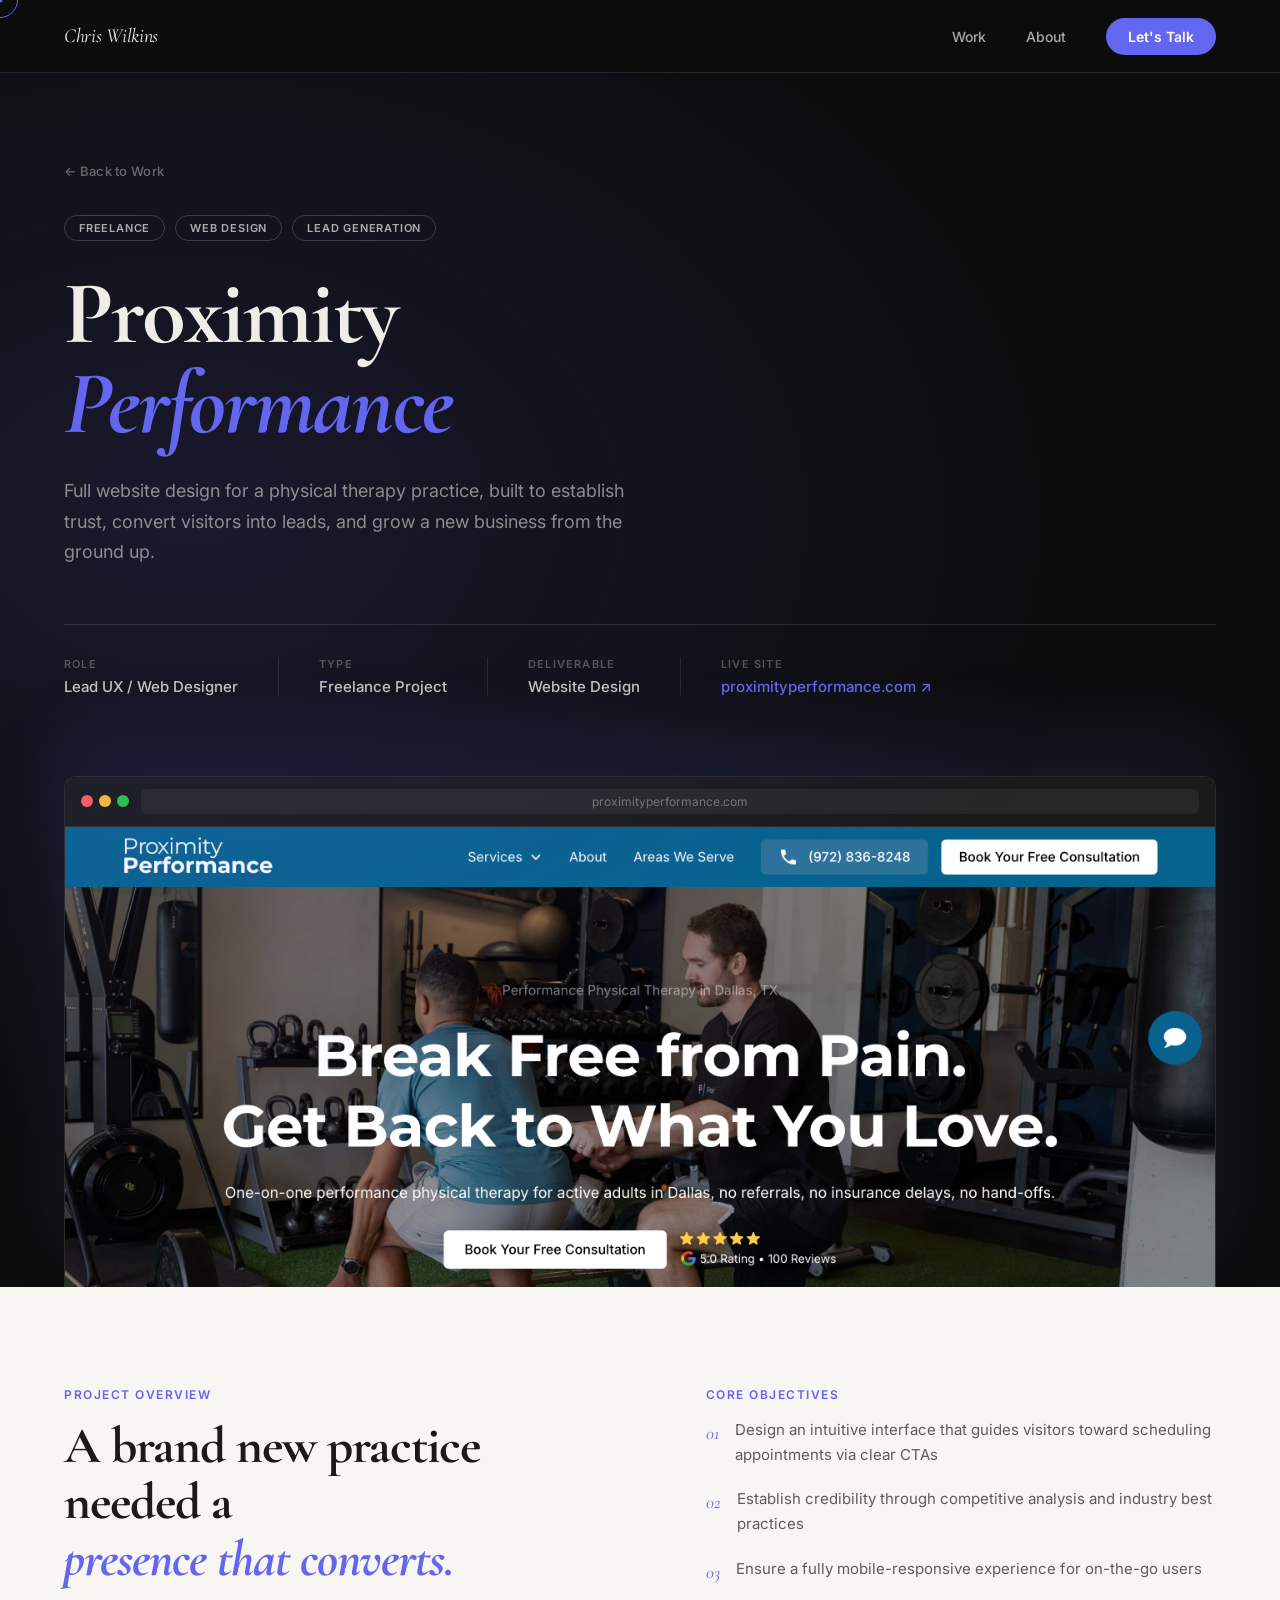
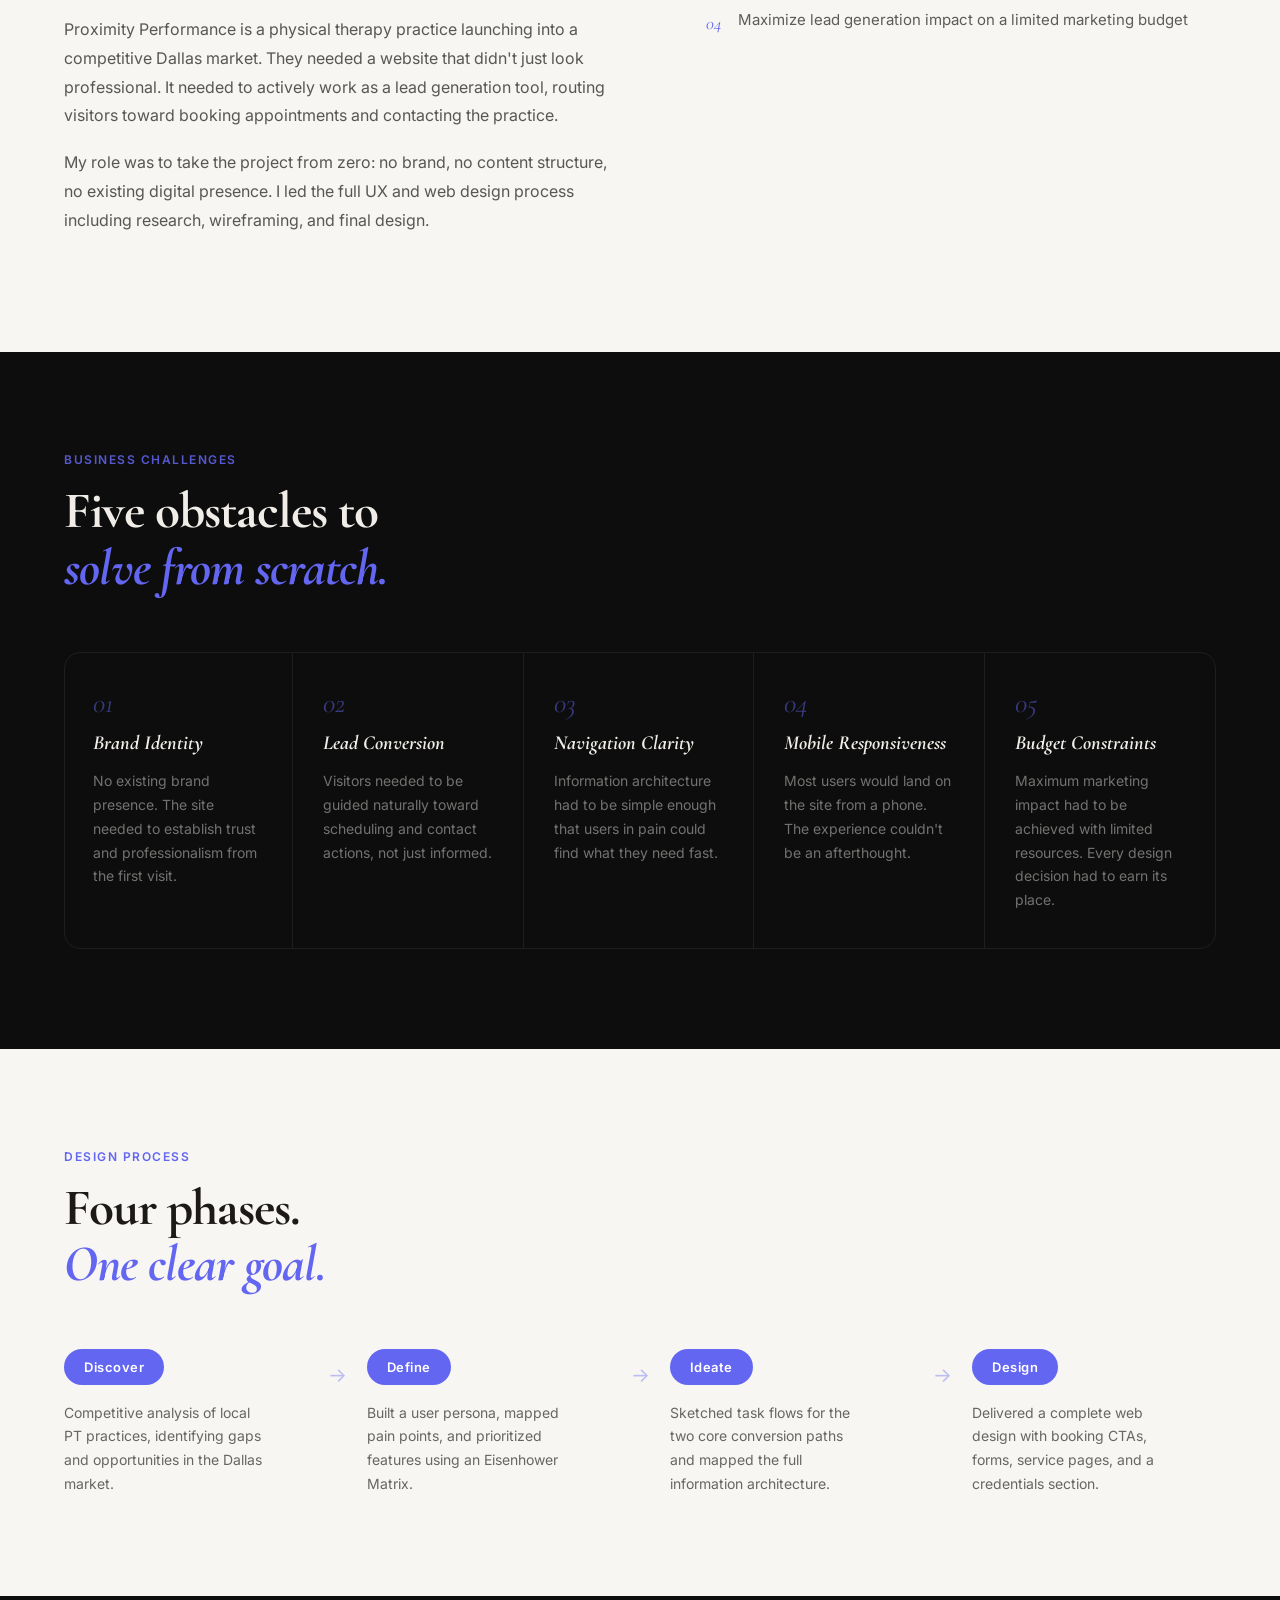
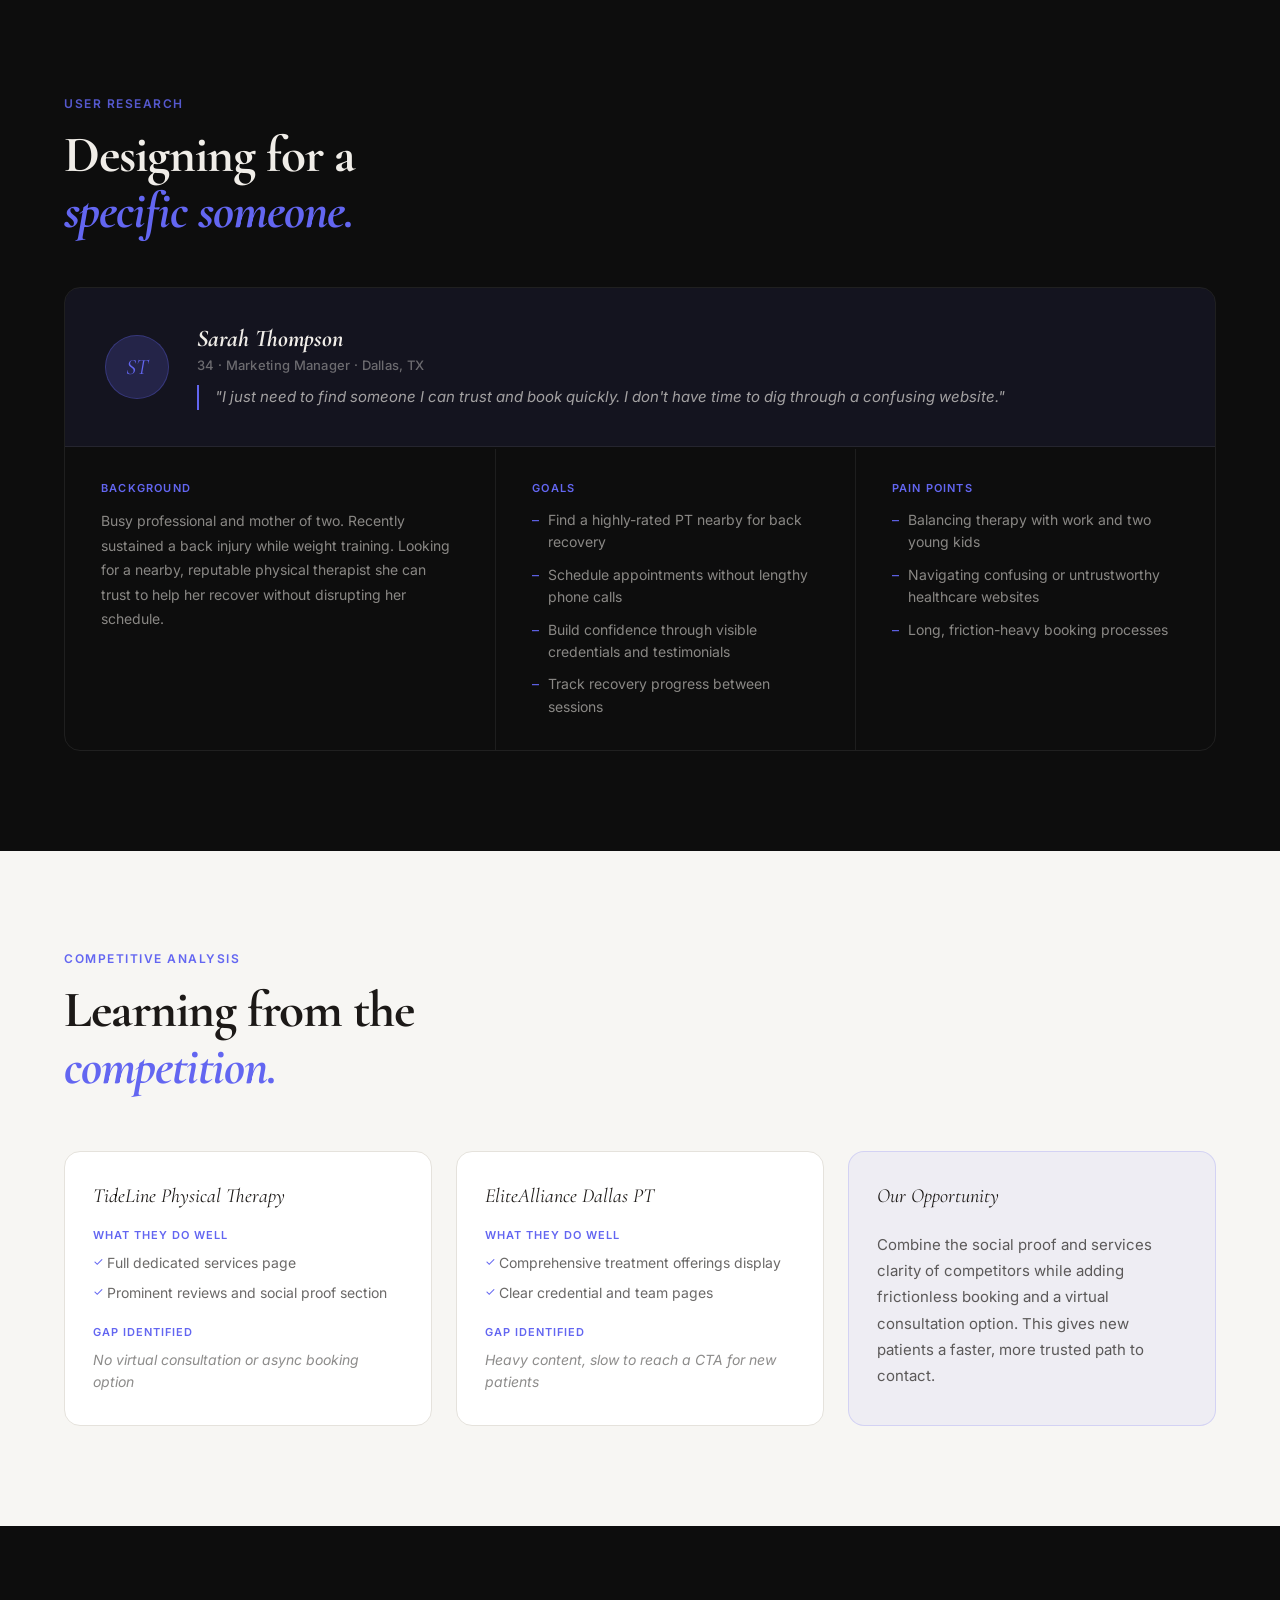
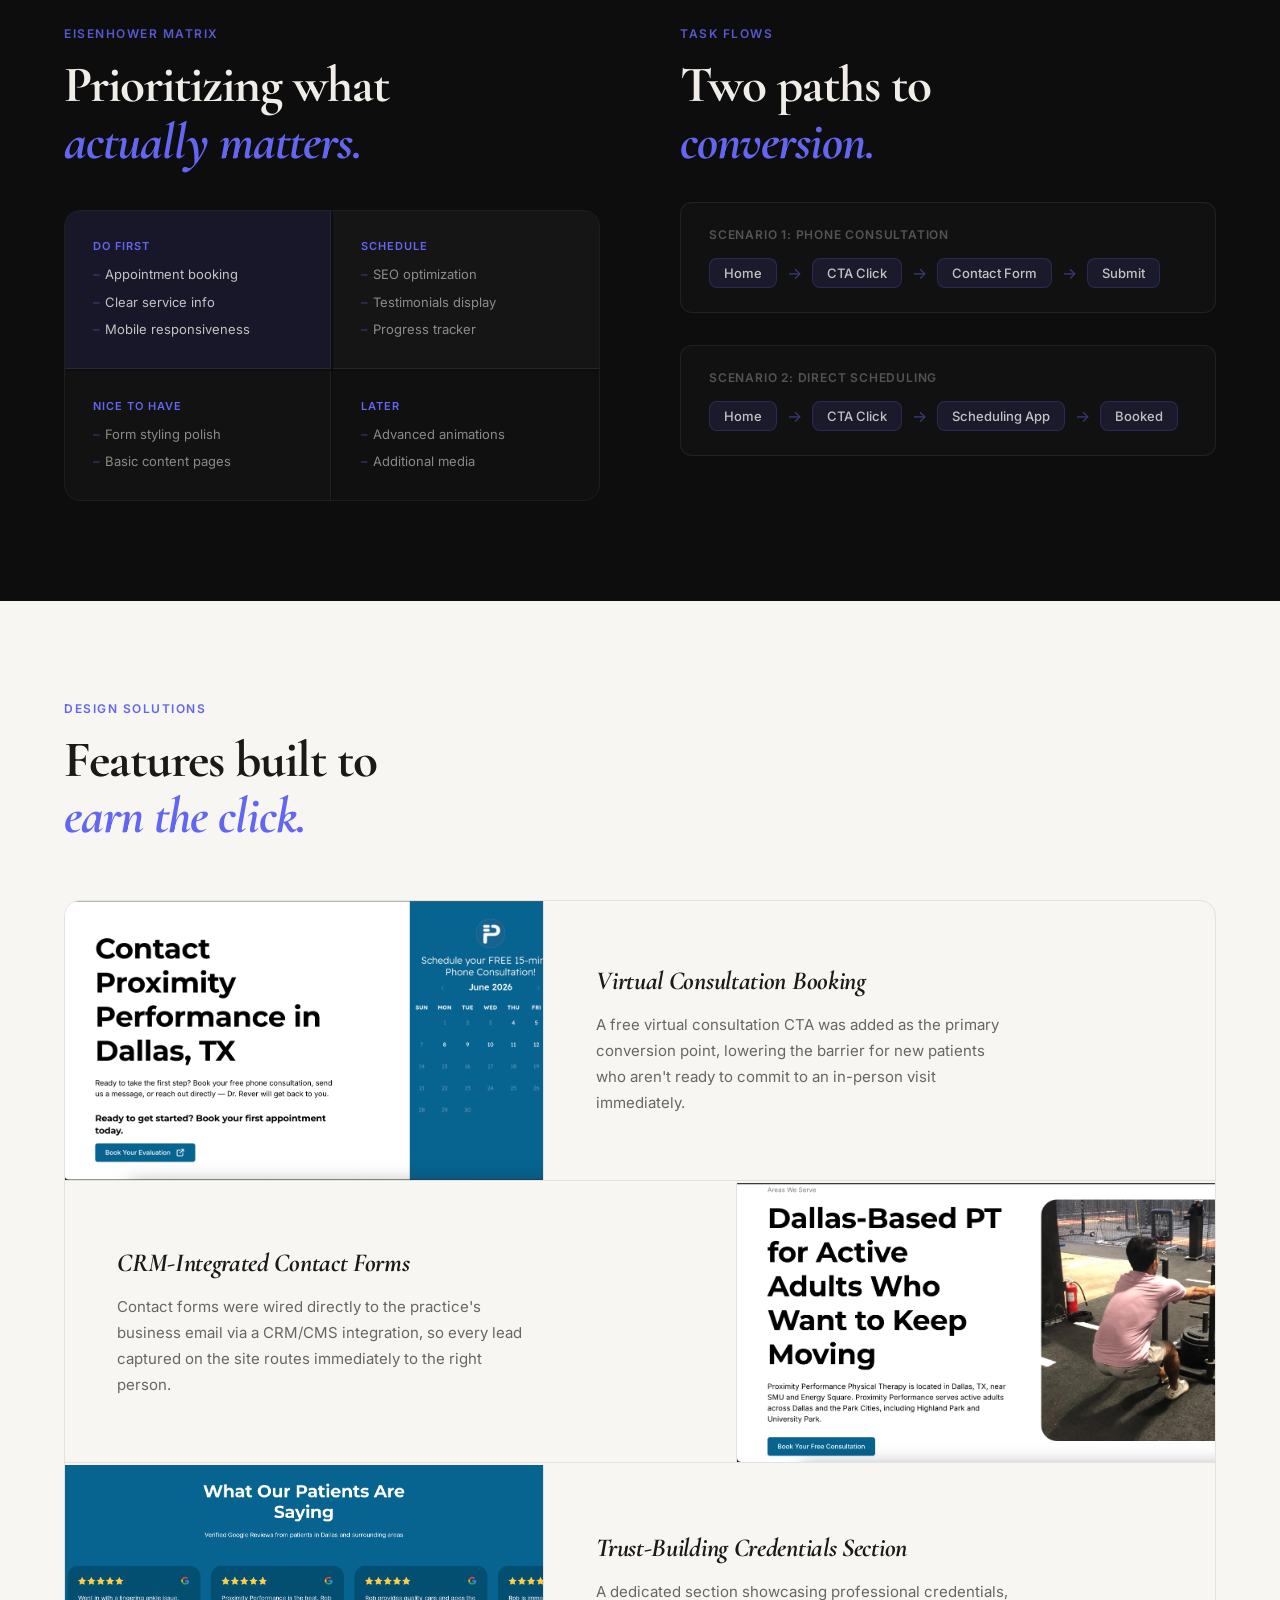
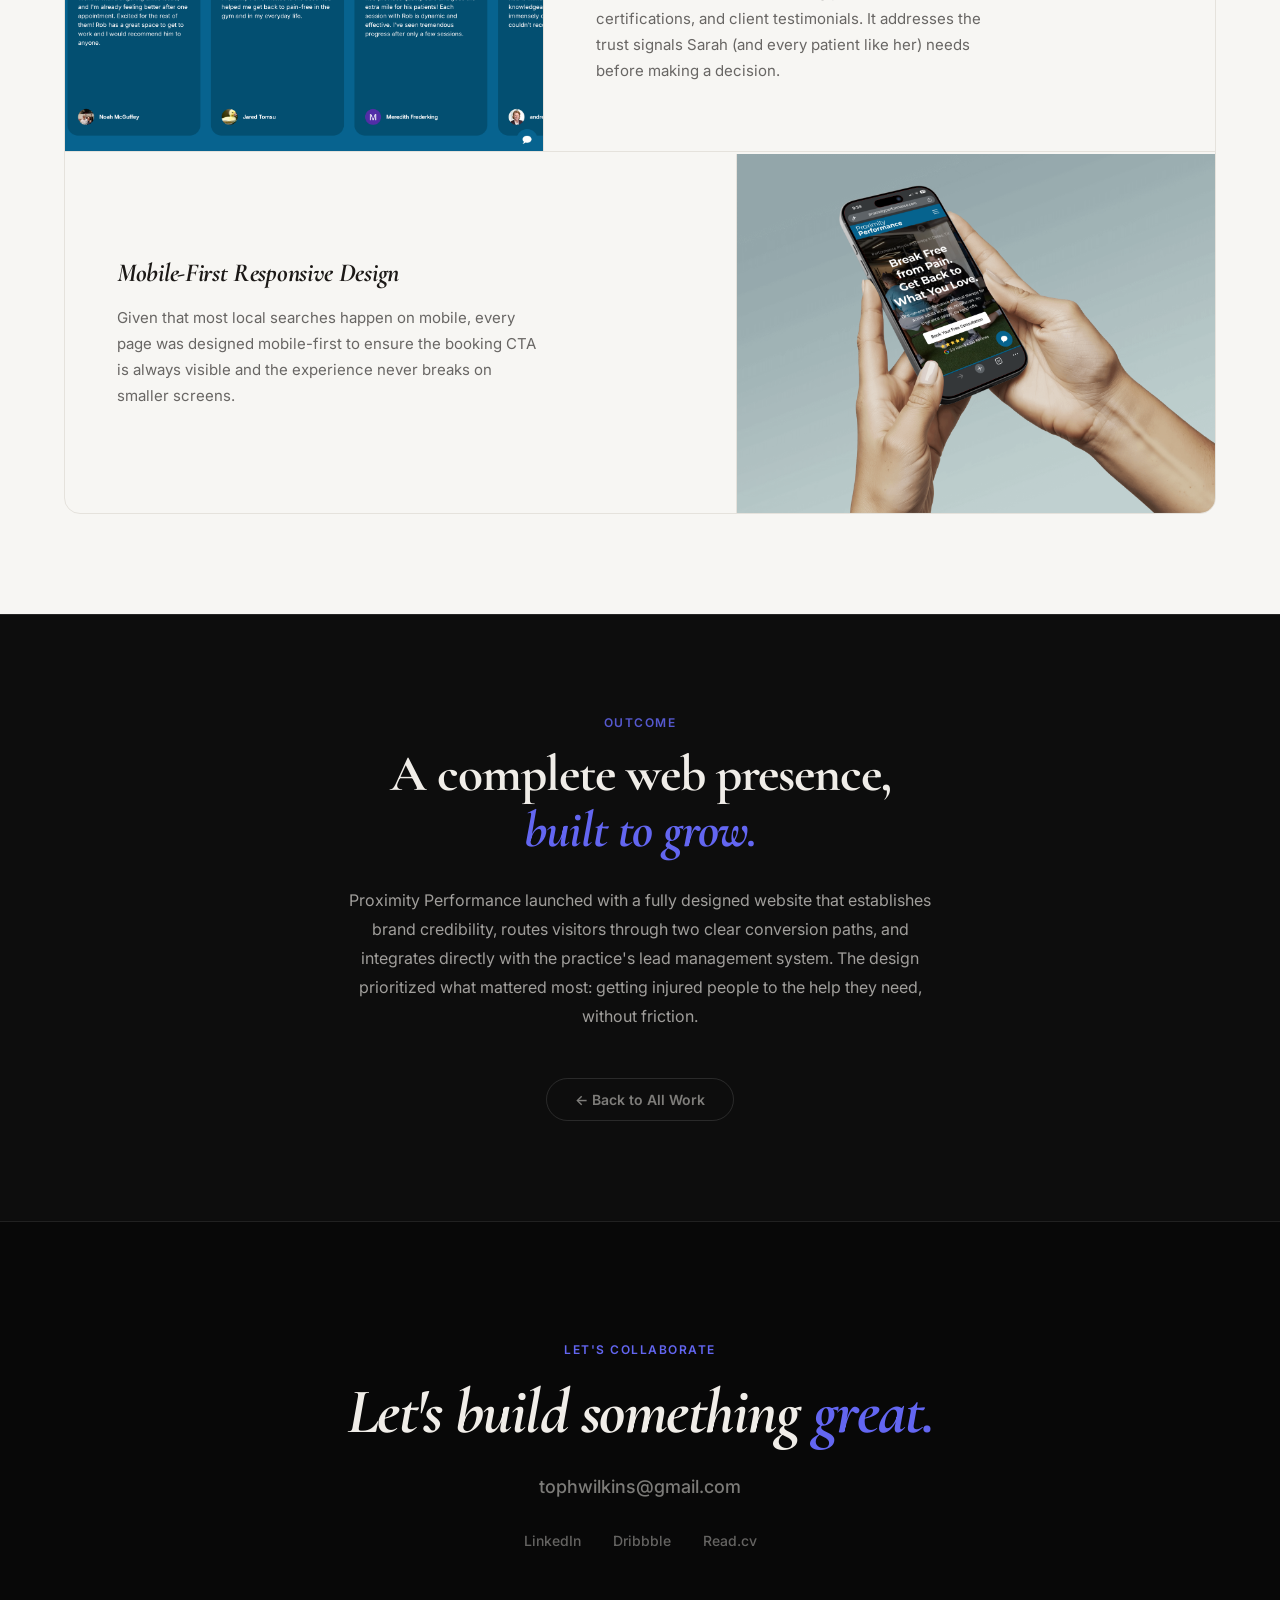
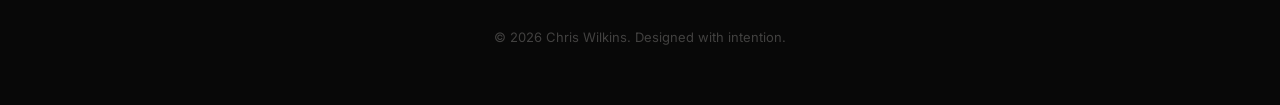
<file: proximity-performance.html>
<!DOCTYPE html>
<html lang="en">
<head>
  <meta charset="UTF-8" />
  <meta name="viewport" content="width=device-width, initial-scale=1.0"/>
  <title>Proximity Performance | Chris Wilkins</title>
  <link href="https://fonts.googleapis.com/css2?family=Cormorant+Garamond:ital,wght@0,600;1,400;1,600;1,700&family=Inter:wght@400;500;600&display=swap" rel="stylesheet">
  <link rel="stylesheet" href="style.css">
  <link rel="stylesheet" href="cs.css">
</head>
<body>

  <!-- Custom Cursor -->
  <div class="cursor" id="cursor"></div>
  <div class="cursor-dot" id="cursorDot"></div>

  <!-- ══ NAV ══ -->
  <nav class="nav">
    <a href="index.html" class="nav__logo">Chris Wilkins</a>
    <ul class="nav__links" id="navLinks">
      <li><a href="work.html" class="nav__active">Work</a></li>
      <li><a href="index.html#about">About</a></li>
      <li><a href="index.html#contact" class="nav__cta">Let's Talk</a></li>
    </ul>
    <button class="nav__hamburger" id="navHamburger" aria-label="Toggle menu">
      <span></span>
      <span></span>
      <span></span>
    </button>
  </nav>
  <div class="nav__overlay" id="navOverlay"></div>

  <!-- ══ CS HERO ══ -->
  <section class="cs-hero">
    <div class="cs-hero__inner">
      <a href="work.html" class="cs-hero__back">← Back to Work</a>
      <div class="cs-hero__tags">
        <span class="cs-tag">Freelance</span>
        <span class="cs-tag">Web Design</span>
        <span class="cs-tag">Lead Generation</span>
      </div>
      <h1 class="cs-hero__heading">Proximity<br><em>Performance</em></h1>
      <p class="cs-hero__sub">Full website design for a physical therapy practice, built to establish trust, convert visitors into leads, and grow a new business from the ground up.</p>
      <div class="cs-hero__meta">
        <div class="cs-hero__meta-item">
          <span class="cs-hero__meta-label">Role</span>
          <span class="cs-hero__meta-value">Lead UX / Web Designer</span>
        </div>
        <div class="cs-hero__meta-divider"></div>
        <div class="cs-hero__meta-item">
          <span class="cs-hero__meta-label">Type</span>
          <span class="cs-hero__meta-value">Freelance Project</span>
        </div>
        <div class="cs-hero__meta-divider"></div>
        <div class="cs-hero__meta-item">
          <span class="cs-hero__meta-label">Deliverable</span>
          <span class="cs-hero__meta-value">Website Design</span>
        </div>
        <div class="cs-hero__meta-divider"></div>
        <div class="cs-hero__meta-item">
          <span class="cs-hero__meta-label">Live Site</span>
          <span class="cs-hero__meta-value cs-hero__meta-link">proximityperformance.com ↗</span>
        </div>
      </div>
    </div>
    <div class="cs-hero__browser">
      <div class="cs-hero__browser-bar">
        <div class="cs-hero__browser-dots">
          <span></span><span></span><span></span>
        </div>
        <div class="cs-hero__browser-url">proximityperformance.com</div>
      </div>
      <div class="cs-hero__browser-screen">
        <img src="img/proximity-hero.png" alt="Proximity Performance website" class="cs-hero__browser-img">
      </div>
    </div>
  </section>

  <!-- ══ OVERVIEW ══ -->
  <section class="cs-section cs-section--light">
    <div class="cs-section__inner">
      <div class="cs-overview">
        <div class="cs-overview__text">
          <p class="cs-eyebrow">Project Overview</p>
          <h2 class="cs-heading">A brand new practice needed a<br><em>presence that converts.</em></h2>
          <p class="cs-body">Proximity Performance is a physical therapy practice launching into a competitive Dallas market. They needed a website that didn't just look professional. It needed to actively work as a lead generation tool, routing visitors toward booking appointments and contacting the practice.</p>
          <p class="cs-body">My role was to take the project from zero: no brand, no content structure, no existing digital presence. I led the full UX and web design process including research, wireframing, and final design.</p>
        </div>
        <div class="cs-overview__goals">
          <p class="cs-eyebrow">Core Objectives</p>
          <ul class="cs-goals-list">
            <li>
              <span class="cs-goals-icon">01</span>
              <span>Design an intuitive interface that guides visitors toward scheduling appointments via clear CTAs</span>
            </li>
            <li>
              <span class="cs-goals-icon">02</span>
              <span>Establish credibility through competitive analysis and industry best practices</span>
            </li>
            <li>
              <span class="cs-goals-icon">03</span>
              <span>Ensure a fully mobile-responsive experience for on-the-go users</span>
            </li>
            <li>
              <span class="cs-goals-icon">04</span>
              <span>Maximize lead generation impact on a limited marketing budget</span>
            </li>
          </ul>
        </div>
      </div>
    </div>
  </section>

  <!-- ══ CHALLENGES ══ -->
  <section class="cs-section cs-section--dark">
    <div class="cs-section__inner">
      <p class="cs-eyebrow cs-eyebrow--light">Business Challenges</p>
      <h2 class="cs-heading cs-heading--light">Five obstacles to<br><em>solve from scratch.</em></h2>
      <div class="cs-challenges">
        <div class="cs-challenge">
          <span class="cs-challenge__num">01</span>
          <h3 class="cs-challenge__title">Brand Identity</h3>
          <p class="cs-challenge__desc">No existing brand presence. The site needed to establish trust and professionalism from the first visit.</p>
        </div>
        <div class="cs-challenge">
          <span class="cs-challenge__num">02</span>
          <h3 class="cs-challenge__title">Lead Conversion</h3>
          <p class="cs-challenge__desc">Visitors needed to be guided naturally toward scheduling and contact actions, not just informed.</p>
        </div>
        <div class="cs-challenge">
          <span class="cs-challenge__num">03</span>
          <h3 class="cs-challenge__title">Navigation Clarity</h3>
          <p class="cs-challenge__desc">Information architecture had to be simple enough that users in pain could find what they need fast.</p>
        </div>
        <div class="cs-challenge">
          <span class="cs-challenge__num">04</span>
          <h3 class="cs-challenge__title">Mobile Responsiveness</h3>
          <p class="cs-challenge__desc">Most users would land on the site from a phone. The experience couldn't be an afterthought.</p>
        </div>
        <div class="cs-challenge">
          <span class="cs-challenge__num">05</span>
          <h3 class="cs-challenge__title">Budget Constraints</h3>
          <p class="cs-challenge__desc">Maximum marketing impact had to be achieved with limited resources. Every design decision had to earn its place.</p>
        </div>
      </div>
    </div>
  </section>

  <!-- ══ PROCESS ══ -->
  <section class="cs-section cs-section--light">
    <div class="cs-section__inner">
      <p class="cs-eyebrow">Design Process</p>
      <h2 class="cs-heading">Four phases.<br><em>One clear goal.</em></h2>
      <div class="cs-process">
        <div class="cs-process__step">
          <div class="cs-process__icon">Discover</div>
          <p class="cs-process__desc">Competitive analysis of local PT practices, identifying gaps and opportunities in the Dallas market.</p>
        </div>
        <div class="cs-process__connector">→</div>
        <div class="cs-process__step">
          <div class="cs-process__icon">Define</div>
          <p class="cs-process__desc">Built a user persona, mapped pain points, and prioritized features using an Eisenhower Matrix.</p>
        </div>
        <div class="cs-process__connector">→</div>
        <div class="cs-process__step">
          <div class="cs-process__icon">Ideate</div>
          <p class="cs-process__desc">Sketched task flows for the two core conversion paths and mapped the full information architecture.</p>
        </div>
        <div class="cs-process__connector">→</div>
        <div class="cs-process__step">
          <div class="cs-process__icon">Design</div>
          <p class="cs-process__desc">Delivered a complete web design with booking CTAs, forms, service pages, and a credentials section.</p>
        </div>
      </div>
    </div>
  </section>

  <!-- ══ USER PERSONA ══ -->
  <section class="cs-section cs-section--dark">
    <div class="cs-section__inner">
      <p class="cs-eyebrow cs-eyebrow--light">User Research</p>
      <h2 class="cs-heading cs-heading--light">Designing for a<br><em>specific someone.</em></h2>
      <div class="cs-persona">
        <div class="cs-persona__card">
          <div class="cs-persona__avatar">ST</div>
          <div class="cs-persona__info">
            <h3 class="cs-persona__name">Sarah Thompson</h3>
            <p class="cs-persona__role">34 · Marketing Manager · Dallas, TX</p>
            <p class="cs-persona__quote">"I just need to find someone I can trust and book quickly. I don't have time to dig through a confusing website."</p>
          </div>
        </div>
        <div class="cs-persona__details">
          <div class="cs-persona__col">
            <p class="cs-persona__col-label">Background</p>
            <p class="cs-persona__col-text">Busy professional and mother of two. Recently sustained a back injury while weight training. Looking for a nearby, reputable physical therapist she can trust to help her recover without disrupting her schedule.</p>
          </div>
          <div class="cs-persona__col">
            <p class="cs-persona__col-label">Goals</p>
            <ul class="cs-persona__list">
              <li>Find a highly-rated PT nearby for back recovery</li>
              <li>Schedule appointments without lengthy phone calls</li>
              <li>Build confidence through visible credentials and testimonials</li>
              <li>Track recovery progress between sessions</li>
            </ul>
          </div>
          <div class="cs-persona__col">
            <p class="cs-persona__col-label">Pain Points</p>
            <ul class="cs-persona__list">
              <li>Balancing therapy with work and two young kids</li>
              <li>Navigating confusing or untrustworthy healthcare websites</li>
              <li>Long, friction-heavy booking processes</li>
            </ul>
          </div>
        </div>
      </div>
    </div>
  </section>

  <!-- ══ COMPETITIVE ANALYSIS ══ -->
  <section class="cs-section cs-section--light">
    <div class="cs-section__inner">
      <p class="cs-eyebrow">Competitive Analysis</p>
      <h2 class="cs-heading">Learning from the<br><em>competition.</em></h2>
      <div class="cs-comp">
        <div class="cs-comp__card">
          <p class="cs-comp__name">TideLine Physical Therapy</p>
          <p class="cs-comp__label">What they do well</p>
          <ul class="cs-comp__list">
            <li>Full dedicated services page</li>
            <li>Prominent reviews and social proof section</li>
          </ul>
          <p class="cs-comp__label cs-comp__label--gap">Gap identified</p>
          <p class="cs-comp__gap-text">No virtual consultation or async booking option</p>
        </div>
        <div class="cs-comp__card">
          <p class="cs-comp__name">EliteAlliance Dallas PT</p>
          <p class="cs-comp__label">What they do well</p>
          <ul class="cs-comp__list">
            <li>Comprehensive treatment offerings display</li>
            <li>Clear credential and team pages</li>
          </ul>
          <p class="cs-comp__label cs-comp__label--gap">Gap identified</p>
          <p class="cs-comp__gap-text">Heavy content, slow to reach a CTA for new patients</p>
        </div>
        <div class="cs-comp__card cs-comp__card--opportunity">
          <p class="cs-comp__name">Our Opportunity</p>
          <p class="cs-comp__opp-text">Combine the social proof and services clarity of competitors while adding frictionless booking and a virtual consultation option. This gives new patients a faster, more trusted path to contact.</p>
        </div>
      </div>
    </div>
  </section>

  <!-- ══ PRIORITY & TASK FLOWS ══ -->
  <section class="cs-section cs-section--dark">
    <div class="cs-section__inner cs-section__inner--split">

      <div class="cs-priority">
        <p class="cs-eyebrow cs-eyebrow--light">Eisenhower Matrix</p>
        <h2 class="cs-heading cs-heading--light">Prioritizing what<br><em>actually matters.</em></h2>
        <div class="cs-matrix">
          <div class="cs-matrix__quadrant cs-matrix__quadrant--do">
            <p class="cs-matrix__label">Do First</p>
            <ul>
              <li>Appointment booking</li>
              <li>Clear service info</li>
              <li>Mobile responsiveness</li>
            </ul>
          </div>
          <div class="cs-matrix__quadrant cs-matrix__quadrant--schedule">
            <p class="cs-matrix__label">Schedule</p>
            <ul>
              <li>SEO optimization</li>
              <li>Testimonials display</li>
              <li>Progress tracker</li>
            </ul>
          </div>
          <div class="cs-matrix__quadrant cs-matrix__quadrant--delegate">
            <p class="cs-matrix__label">Nice to Have</p>
            <ul>
              <li>Form styling polish</li>
              <li>Basic content pages</li>
            </ul>
          </div>
          <div class="cs-matrix__quadrant cs-matrix__quadrant--eliminate">
            <p class="cs-matrix__label">Later</p>
            <ul>
              <li>Advanced animations</li>
              <li>Additional media</li>
            </ul>
          </div>
        </div>
      </div>

      <div class="cs-flows">
        <p class="cs-eyebrow cs-eyebrow--light">Task Flows</p>
        <h2 class="cs-heading cs-heading--light">Two paths to<br><em>conversion.</em></h2>
        <div class="cs-flow">
          <p class="cs-flow__label">Scenario 1: Phone Consultation</p>
          <div class="cs-flow__steps">
            <span class="cs-flow__step">Home</span>
            <span class="cs-flow__arrow">→</span>
            <span class="cs-flow__step">CTA Click</span>
            <span class="cs-flow__arrow">→</span>
            <span class="cs-flow__step">Contact Form</span>
            <span class="cs-flow__arrow">→</span>
            <span class="cs-flow__step">Submit</span>
          </div>
        </div>
        <div class="cs-flow">
          <p class="cs-flow__label">Scenario 2: Direct Scheduling</p>
          <div class="cs-flow__steps">
            <span class="cs-flow__step">Home</span>
            <span class="cs-flow__arrow">→</span>
            <span class="cs-flow__step">CTA Click</span>
            <span class="cs-flow__arrow">→</span>
            <span class="cs-flow__step">Scheduling App</span>
            <span class="cs-flow__arrow">→</span>
            <span class="cs-flow__step">Booked</span>
          </div>
        </div>
      </div>

    </div>
  </section>

  <!-- ══ DESIGN SOLUTIONS ══ -->
  <section class="cs-section cs-section--light">
    <div class="cs-section__inner">
      <p class="cs-eyebrow">Design Solutions</p>
      <h2 class="cs-heading">Features built to<br><em>earn the click.</em></h2>
      <div class="cs-solutions">
        <div class="cs-solution">
          <div class="cs-solution__image">
            <img src="img/proximity-solution-booking.png" alt="Virtual consultation booking interface" class="cs-solution__img">
          </div>
          <div class="cs-solution__content">
            <h3 class="cs-solution__title">Virtual Consultation Booking</h3>
            <p class="cs-solution__desc">A free virtual consultation CTA was added as the primary conversion point, lowering the barrier for new patients who aren't ready to commit to an in-person visit immediately.</p>
          </div>
        </div>
        <div class="cs-solution cs-solution--reversed">
          <div class="cs-solution__image">
            <img src="img/proximity-solution-contact.png" alt="Contact form and CTA section" class="cs-solution__img">
          </div>
          <div class="cs-solution__content">
            <h3 class="cs-solution__title">CRM-Integrated Contact Forms</h3>
            <p class="cs-solution__desc">Contact forms were wired directly to the practice's business email via a CRM/CMS integration, so every lead captured on the site routes immediately to the right person.</p>
          </div>
        </div>
        <div class="cs-solution">
          <div class="cs-solution__image">
            <img src="img/proximity-solution-trust.png" alt="Patient testimonials and trust signals" class="cs-solution__img">
          </div>
          <div class="cs-solution__content">
            <h3 class="cs-solution__title">Trust-Building Credentials Section</h3>
            <p class="cs-solution__desc">A dedicated section showcasing professional credentials, certifications, and client testimonials. It addresses the trust signals Sarah (and every patient like her) needs before making a decision.</p>
          </div>
        </div>
        <div class="cs-solution cs-solution--reversed">
          <div class="cs-solution__image">
            <img src="img/proximity-solution-mobile.png" alt="Mobile-first responsive website design" class="cs-solution__img cs-solution__img--centered">
          </div>
          <div class="cs-solution__content">
            <h3 class="cs-solution__title">Mobile-First Responsive Design</h3>
            <p class="cs-solution__desc">Given that most local searches happen on mobile, every page was designed mobile-first to ensure the booking CTA is always visible and the experience never breaks on smaller screens.</p>
          </div>
        </div>
      </div>
    </div>
  </section>

  <!-- ══ OUTCOME ══ -->
  <section class="cs-section cs-section--dark cs-outcome">
    <div class="cs-section__inner cs-section__inner--centered">
      <p class="cs-eyebrow cs-eyebrow--light">Outcome</p>
      <h2 class="cs-heading cs-heading--light cs-heading--centered">A complete web presence,<br><em>built to grow.</em></h2>
      <p class="cs-body cs-body--light cs-body--centered">Proximity Performance launched with a fully designed website that establishes brand credibility, routes visitors through two clear conversion paths, and integrates directly with the practice's lead management system. The design prioritized what mattered most: getting injured people to the help they need, without friction.</p>
      <a href="work.html" class="cs-outcome__btn">← Back to All Work</a>
    </div>
  </section>

  <!-- ══ FOOTER CTA ══ -->
  <footer class="footer" id="contact">
    <div class="footer__inner">
      <p class="footer__eyebrow">Let's collaborate</p>
      <h2 class="footer__heading">Let's build something <em>great.</em></h2>
      <a href="mailto:tophwilkins@gmail.com" class="footer__email">tophwilkins@gmail.com</a>
      <div class="footer__links">
        <a href="#">LinkedIn</a>
        <a href="#">Dribbble</a>
        <a href="#">Read.cv</a>
      </div>
      <p class="footer__copy">© 2026 Chris Wilkins. Designed with intention.</p>
    </div>
  </footer>

  <script src="script.js"></script>
</body>
</html>
</file>
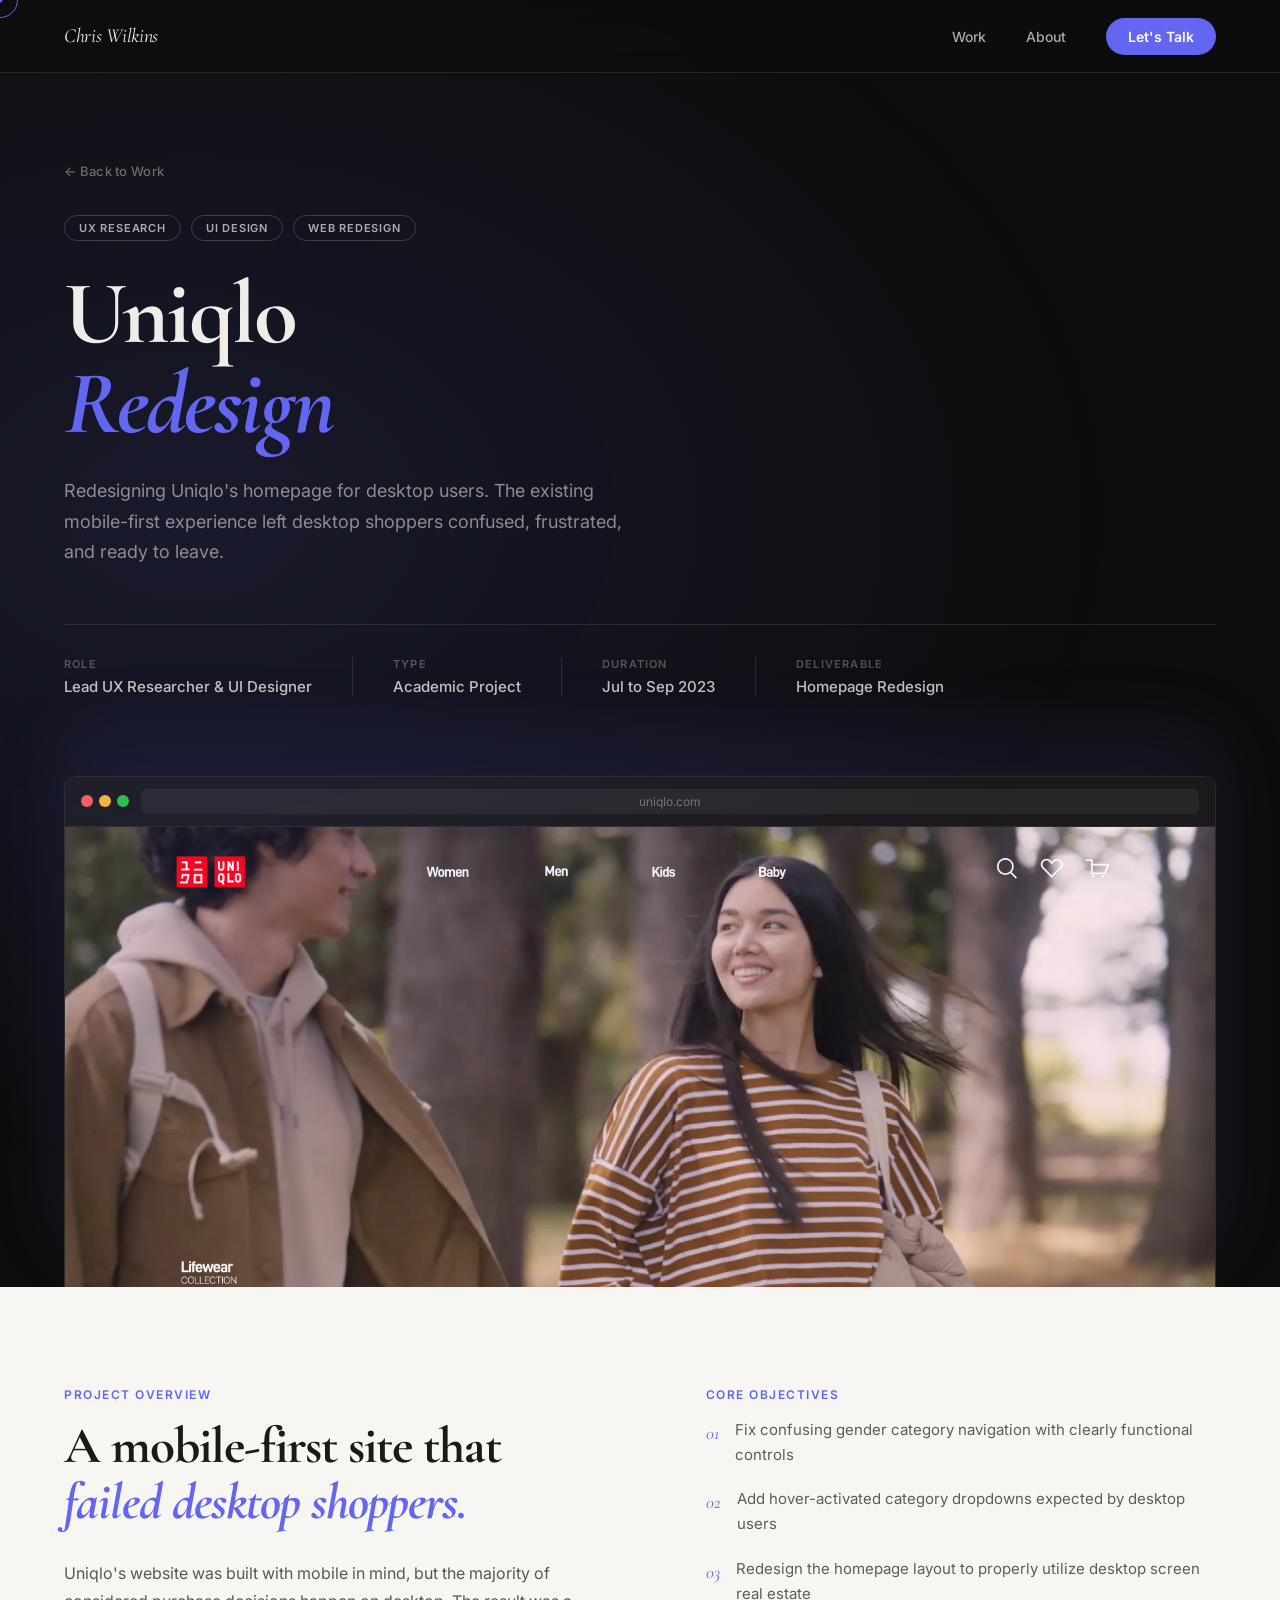
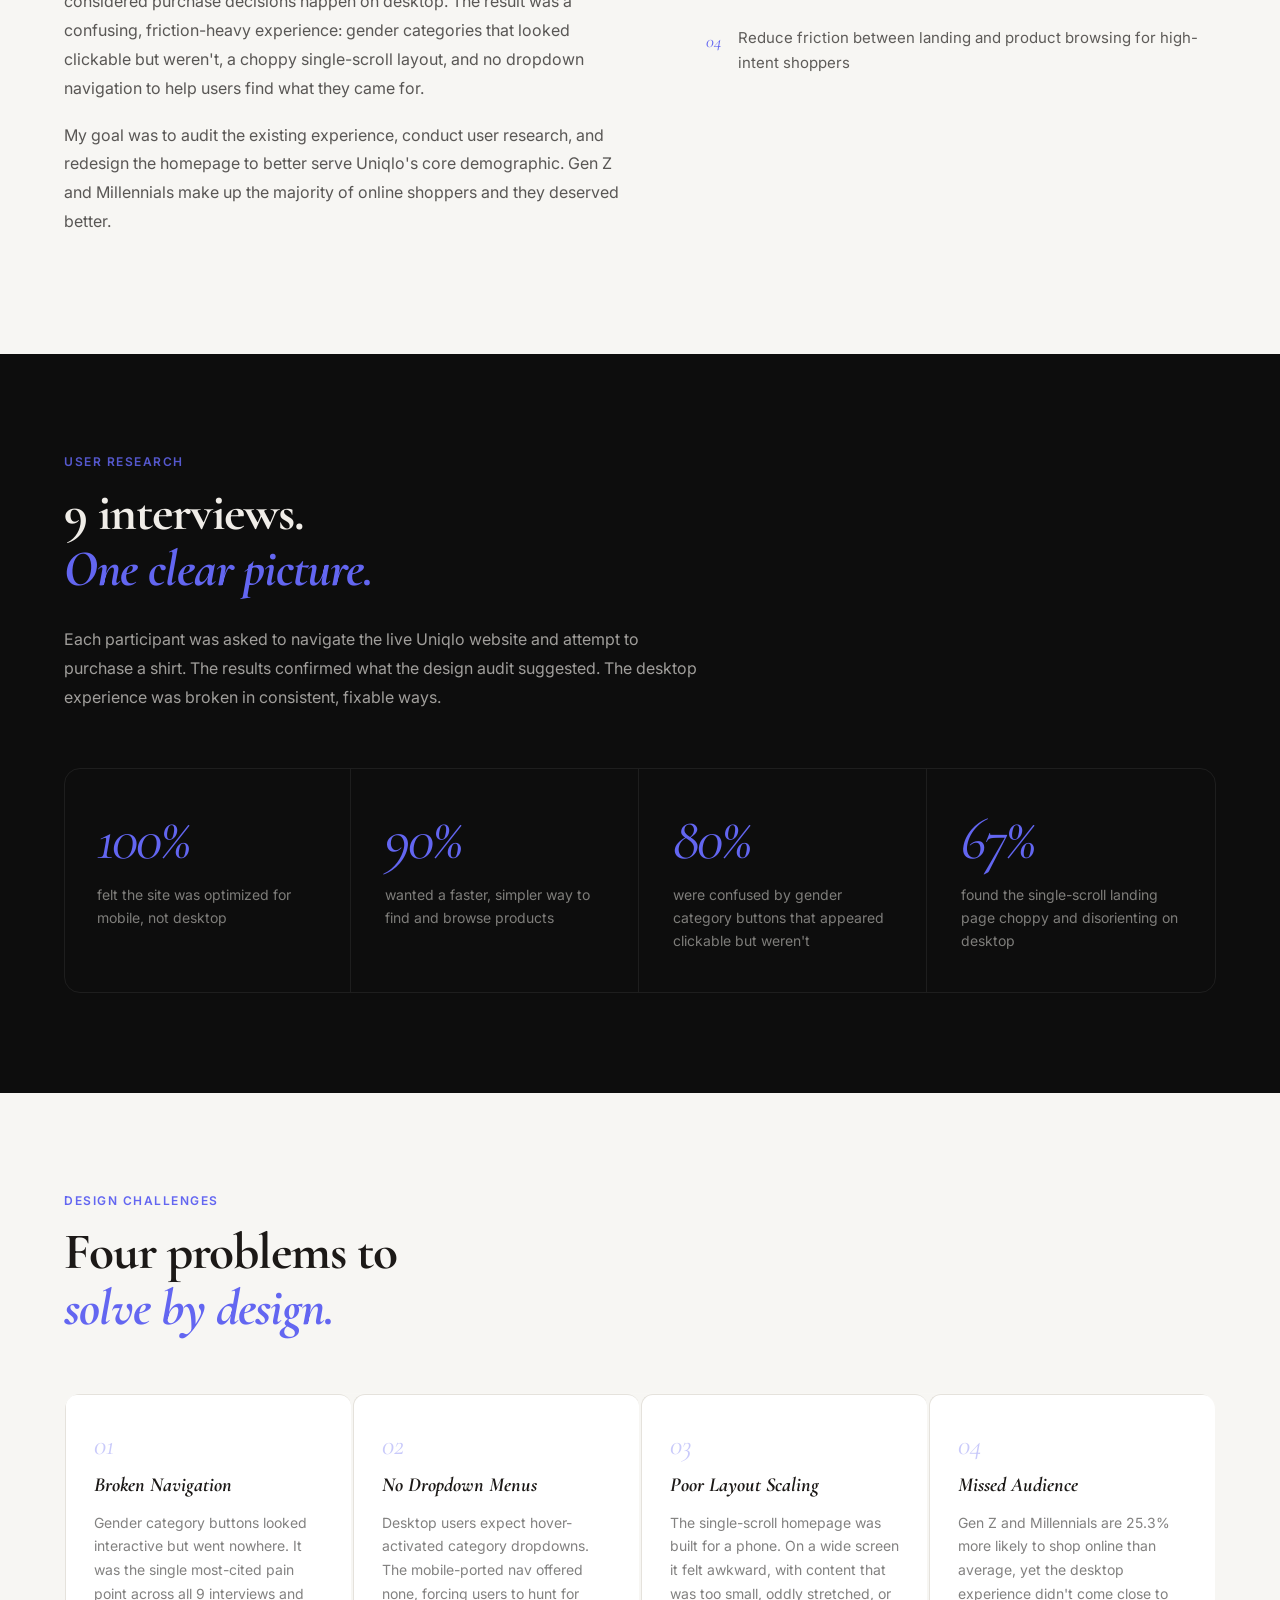
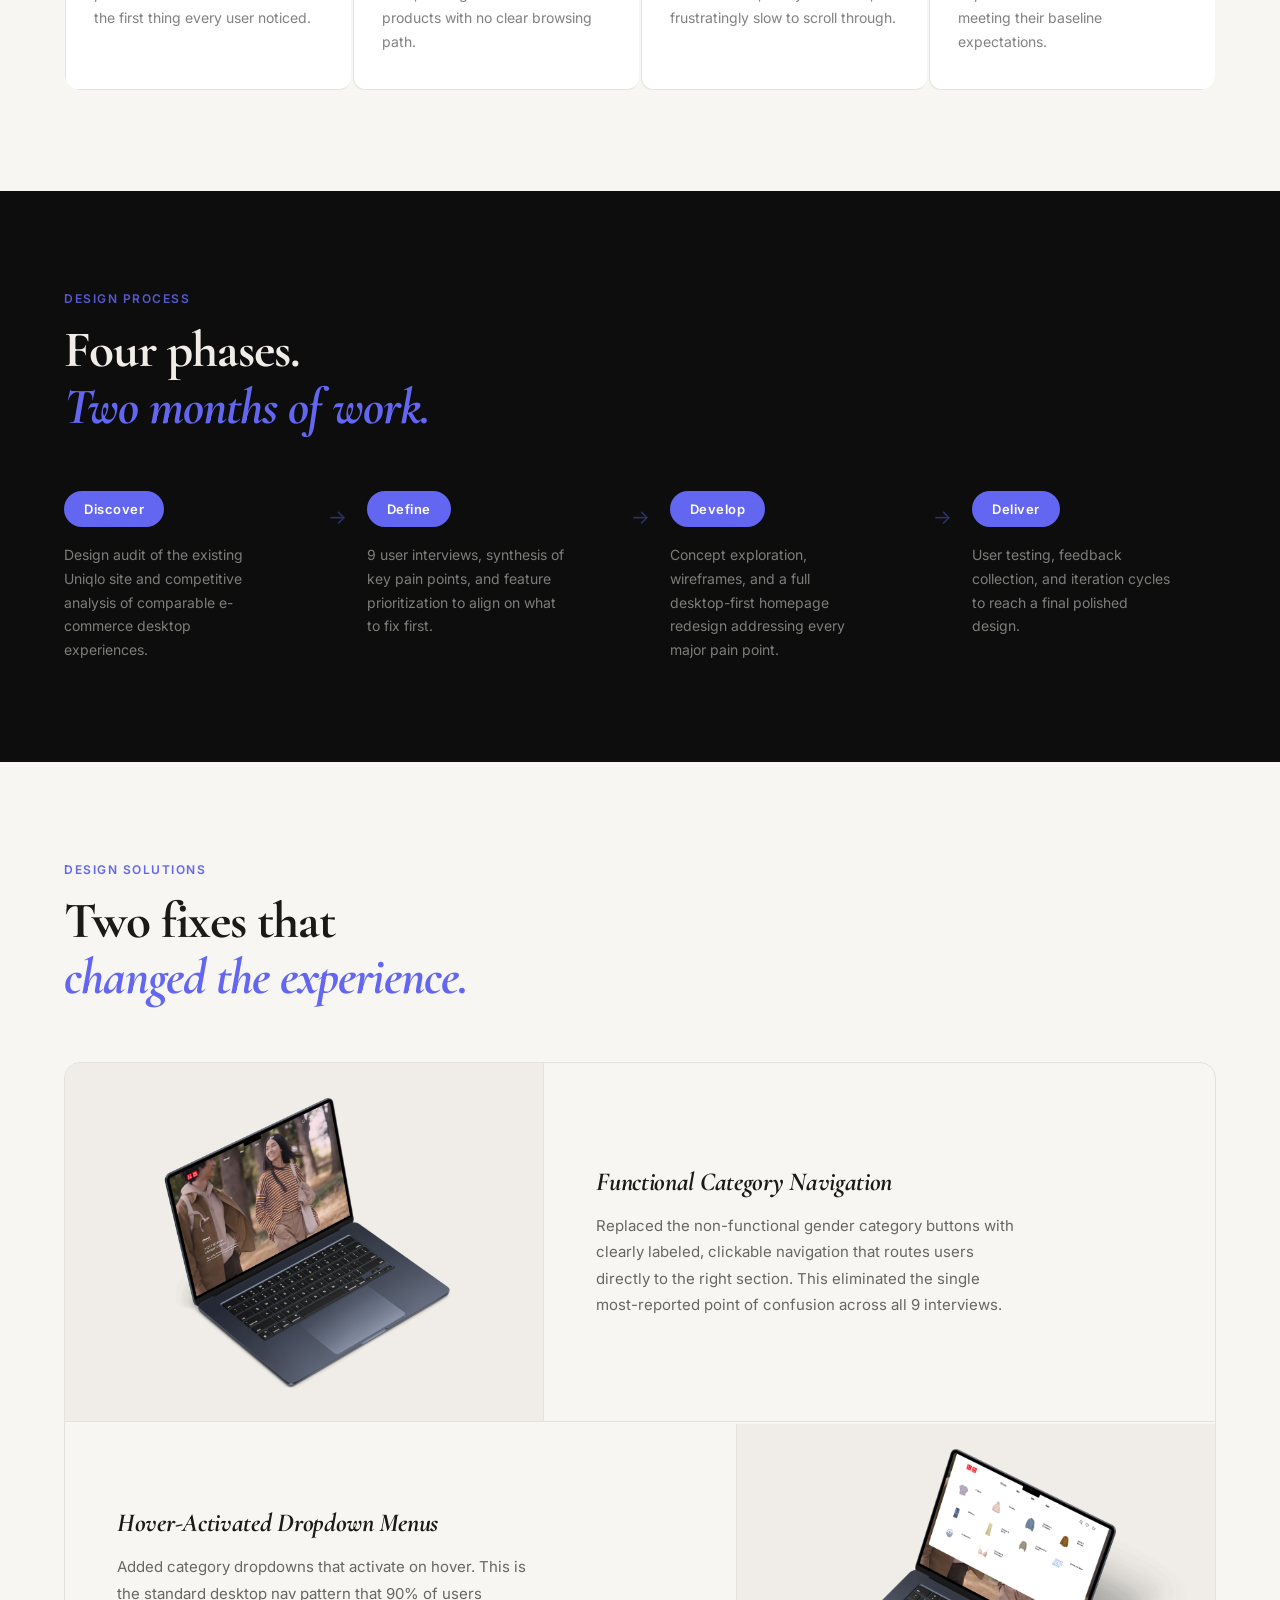
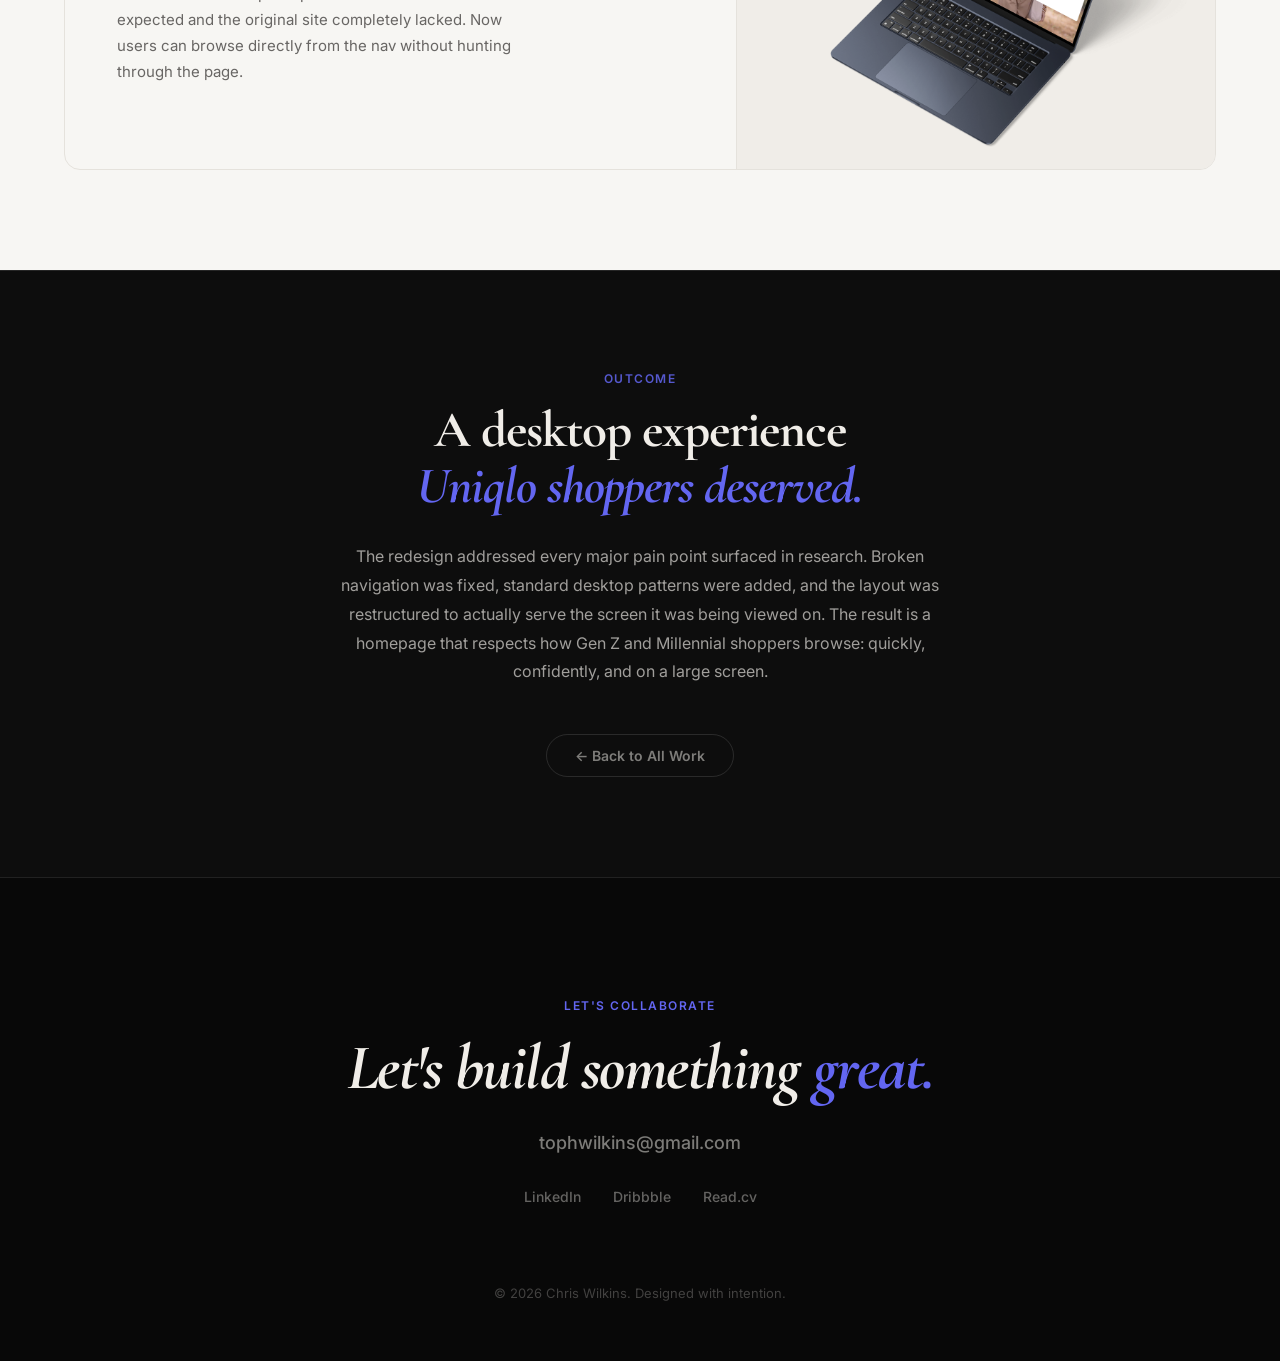
<file: uniqlo.html>
<!DOCTYPE html>
<html lang="en">
<head>
  <meta charset="UTF-8" />
  <meta name="viewport" content="width=device-width, initial-scale=1.0"/>
  <title>Uniqlo Redesign | Chris Wilkins</title>
  <link href="https://fonts.googleapis.com/css2?family=Cormorant+Garamond:ital,wght@0,600;1,400;1,600;1,700&family=Inter:wght@400;500;600&display=swap" rel="stylesheet">
  <link rel="stylesheet" href="style.css">
  <link rel="stylesheet" href="cs.css">
</head>
<body>

  <!-- Custom Cursor -->
  <div class="cursor" id="cursor"></div>
  <div class="cursor-dot" id="cursorDot"></div>

  <!-- ══ NAV ══ -->
  <nav class="nav">
    <a href="index.html" class="nav__logo">Chris Wilkins</a>
    <ul class="nav__links" id="navLinks">
      <li><a href="work.html" class="nav__active">Work</a></li>
      <li><a href="index.html#about">About</a></li>
      <li><a href="index.html#contact" class="nav__cta">Let's Talk</a></li>
    </ul>
    <button class="nav__hamburger" id="navHamburger" aria-label="Toggle menu">
      <span></span>
      <span></span>
      <span></span>
    </button>
  </nav>
  <div class="nav__overlay" id="navOverlay"></div>

  <!-- ══ CS HERO ══ -->
  <section class="cs-hero">
    <div class="cs-hero__inner">
      <a href="work.html" class="cs-hero__back">← Back to Work</a>
      <div class="cs-hero__tags">
        <span class="cs-tag">UX Research</span>
        <span class="cs-tag">UI Design</span>
        <span class="cs-tag">Web Redesign</span>
      </div>
      <h1 class="cs-hero__heading">Uniqlo<br><em>Redesign</em></h1>
      <p class="cs-hero__sub">Redesigning Uniqlo's homepage for desktop users. The existing mobile-first experience left desktop shoppers confused, frustrated, and ready to leave.</p>
      <div class="cs-hero__meta">
        <div class="cs-hero__meta-item">
          <span class="cs-hero__meta-label">Role</span>
          <span class="cs-hero__meta-value">Lead UX Researcher & UI Designer</span>
        </div>
        <div class="cs-hero__meta-divider"></div>
        <div class="cs-hero__meta-item">
          <span class="cs-hero__meta-label">Type</span>
          <span class="cs-hero__meta-value">Academic Project</span>
        </div>
        <div class="cs-hero__meta-divider"></div>
        <div class="cs-hero__meta-item">
          <span class="cs-hero__meta-label">Duration</span>
          <span class="cs-hero__meta-value">Jul to Sep 2023</span>
        </div>
        <div class="cs-hero__meta-divider"></div>
        <div class="cs-hero__meta-item">
          <span class="cs-hero__meta-label">Deliverable</span>
          <span class="cs-hero__meta-value">Homepage Redesign</span>
        </div>
      </div>
    </div>
    <div class="cs-hero__browser">
      <div class="cs-hero__browser-bar">
        <div class="cs-hero__browser-dots">
          <span></span><span></span><span></span>
        </div>
        <div class="cs-hero__browser-url">uniqlo.com</div>
      </div>
      <div class="cs-hero__browser-screen">
        <img src="img/uniqlo-hero.png" alt="Uniqlo homepage redesign" class="cs-hero__browser-img">
      </div>
    </div>
  </section>

  <!-- ══ OVERVIEW ══ -->
  <section class="cs-section cs-section--light">
    <div class="cs-section__inner">
      <div class="cs-overview">
        <div class="cs-overview__text">
          <p class="cs-eyebrow">Project Overview</p>
          <h2 class="cs-heading">A mobile-first site that<br><em>failed desktop shoppers.</em></h2>
          <p class="cs-body">Uniqlo's website was built with mobile in mind, but the majority of considered purchase decisions happen on desktop. The result was a confusing, friction-heavy experience: gender categories that looked clickable but weren't, a choppy single-scroll layout, and no dropdown navigation to help users find what they came for.</p>
          <p class="cs-body">My goal was to audit the existing experience, conduct user research, and redesign the homepage to better serve Uniqlo's core demographic. Gen Z and Millennials make up the majority of online shoppers and they deserved better.</p>
        </div>
        <div class="cs-overview__goals">
          <p class="cs-eyebrow">Core Objectives</p>
          <ul class="cs-goals-list">
            <li>
              <span class="cs-goals-icon">01</span>
              <span>Fix confusing gender category navigation with clearly functional controls</span>
            </li>
            <li>
              <span class="cs-goals-icon">02</span>
              <span>Add hover-activated category dropdowns expected by desktop users</span>
            </li>
            <li>
              <span class="cs-goals-icon">03</span>
              <span>Redesign the homepage layout to properly utilize desktop screen real estate</span>
            </li>
            <li>
              <span class="cs-goals-icon">04</span>
              <span>Reduce friction between landing and product browsing for high-intent shoppers</span>
            </li>
          </ul>
        </div>
      </div>
    </div>
  </section>

  <!-- ══ RESEARCH STATS ══ -->
  <section class="cs-section cs-section--dark">
    <div class="cs-section__inner">
      <p class="cs-eyebrow cs-eyebrow--light">User Research</p>
      <h2 class="cs-heading cs-heading--light">9 interviews.<br><em>One clear picture.</em></h2>
      <p class="cs-body cs-body--light">Each participant was asked to navigate the live Uniqlo website and attempt to purchase a shirt. The results confirmed what the design audit suggested. The desktop experience was broken in consistent, fixable ways.</p>
      <div class="cs-stats">
        <div class="cs-stat">
          <span class="cs-stat__num">100%</span>
          <p class="cs-stat__label">felt the site was optimized for mobile, not desktop</p>
        </div>
        <div class="cs-stat">
          <span class="cs-stat__num">90%</span>
          <p class="cs-stat__label">wanted a faster, simpler way to find and browse products</p>
        </div>
        <div class="cs-stat">
          <span class="cs-stat__num">80%</span>
          <p class="cs-stat__label">were confused by gender category buttons that appeared clickable but weren't</p>
        </div>
        <div class="cs-stat">
          <span class="cs-stat__num">67%</span>
          <p class="cs-stat__label">found the single-scroll landing page choppy and disorienting on desktop</p>
        </div>
      </div>
    </div>
  </section>

  <!-- ══ CHALLENGES ══ -->
  <section class="cs-section cs-section--light">
    <div class="cs-section__inner">
      <p class="cs-eyebrow">Design Challenges</p>
      <h2 class="cs-heading">Four problems to<br><em>solve by design.</em></h2>
      <div class="cs-challenges cs-challenges--4col">
        <div class="cs-challenge cs-challenge--light">
          <span class="cs-challenge__num">01</span>
          <h3 class="cs-challenge__title">Broken Navigation</h3>
          <p class="cs-challenge__desc">Gender category buttons looked interactive but went nowhere. It was the single most-cited pain point across all 9 interviews and the first thing every user noticed.</p>
        </div>
        <div class="cs-challenge cs-challenge--light">
          <span class="cs-challenge__num">02</span>
          <h3 class="cs-challenge__title">No Dropdown Menus</h3>
          <p class="cs-challenge__desc">Desktop users expect hover-activated category dropdowns. The mobile-ported nav offered none, forcing users to hunt for products with no clear browsing path.</p>
        </div>
        <div class="cs-challenge cs-challenge--light">
          <span class="cs-challenge__num">03</span>
          <h3 class="cs-challenge__title">Poor Layout Scaling</h3>
          <p class="cs-challenge__desc">The single-scroll homepage was built for a phone. On a wide screen it felt awkward, with content that was too small, oddly stretched, or frustratingly slow to scroll through.</p>
        </div>
        <div class="cs-challenge cs-challenge--light">
          <span class="cs-challenge__num">04</span>
          <h3 class="cs-challenge__title">Missed Audience</h3>
          <p class="cs-challenge__desc">Gen Z and Millennials are 25.3% more likely to shop online than average, yet the desktop experience didn't come close to meeting their baseline expectations.</p>
        </div>
      </div>
    </div>
  </section>

  <!-- ══ PROCESS ══ -->
  <section class="cs-section cs-section--dark">
    <div class="cs-section__inner">
      <p class="cs-eyebrow cs-eyebrow--light">Design Process</p>
      <h2 class="cs-heading cs-heading--light">Four phases.<br><em>Two months of work.</em></h2>
      <div class="cs-process cs-process--dark">
        <div class="cs-process__step">
          <div class="cs-process__icon">Discover</div>
          <p class="cs-process__desc">Design audit of the existing Uniqlo site and competitive analysis of comparable e-commerce desktop experiences.</p>
        </div>
        <div class="cs-process__connector">→</div>
        <div class="cs-process__step">
          <div class="cs-process__icon">Define</div>
          <p class="cs-process__desc">9 user interviews, synthesis of key pain points, and feature prioritization to align on what to fix first.</p>
        </div>
        <div class="cs-process__connector">→</div>
        <div class="cs-process__step">
          <div class="cs-process__icon">Develop</div>
          <p class="cs-process__desc">Concept exploration, wireframes, and a full desktop-first homepage redesign addressing every major pain point.</p>
        </div>
        <div class="cs-process__connector">→</div>
        <div class="cs-process__step">
          <div class="cs-process__icon">Deliver</div>
          <p class="cs-process__desc">User testing, feedback collection, and iteration cycles to reach a final polished design.</p>
        </div>
      </div>
    </div>
  </section>

  <!-- ══ DESIGN SOLUTIONS ══ -->
  <section class="cs-section cs-section--light">
    <div class="cs-section__inner">
      <p class="cs-eyebrow">Design Solutions</p>
      <h2 class="cs-heading">Two fixes that<br><em>changed the experience.</em></h2>
      <div class="cs-solutions">
        <div class="cs-solution">
          <div class="cs-solution__image">
            <img src="img/uniqlo-solution-1.png" alt="Functional category navigation" class="cs-solution__img cs-solution__img--centered">
          </div>
          <div class="cs-solution__content">
            <h3 class="cs-solution__title">Functional Category Navigation</h3>
            <p class="cs-solution__desc">Replaced the non-functional gender category buttons with clearly labeled, clickable navigation that routes users directly to the right section. This eliminated the single most-reported point of confusion across all 9 interviews.</p>
          </div>
        </div>
        <div class="cs-solution cs-solution--reversed">
          <div class="cs-solution__image">
            <img src="img/uniqlo-solution-2.png" alt="Hover-activated dropdown menus" class="cs-solution__img cs-solution__img--centered">
          </div>
          <div class="cs-solution__content">
            <h3 class="cs-solution__title">Hover-Activated Dropdown Menus</h3>
            <p class="cs-solution__desc">Added category dropdowns that activate on hover. This is the standard desktop nav pattern that 90% of users expected and the original site completely lacked. Now users can browse directly from the nav without hunting through the page.</p>
          </div>
        </div>
      </div>
    </div>
  </section>

  <!-- ══ OUTCOME ══ -->
  <section class="cs-section cs-section--dark cs-outcome">
    <div class="cs-section__inner cs-section__inner--centered">
      <p class="cs-eyebrow cs-eyebrow--light">Outcome</p>
      <h2 class="cs-heading cs-heading--light cs-heading--centered">A desktop experience<br><em>Uniqlo shoppers deserved.</em></h2>
      <p class="cs-body cs-body--light cs-body--centered">The redesign addressed every major pain point surfaced in research. Broken navigation was fixed, standard desktop patterns were added, and the layout was restructured to actually serve the screen it was being viewed on. The result is a homepage that respects how Gen Z and Millennial shoppers browse: quickly, confidently, and on a large screen.</p>
      <a href="work.html" class="cs-outcome__btn">← Back to All Work</a>
    </div>
  </section>

  <!-- ══ FOOTER ══ -->
  <footer class="footer" id="contact">
    <div class="footer__inner">
      <p class="footer__eyebrow">Let's collaborate</p>
      <h2 class="footer__heading">Let's build something <em>great.</em></h2>
      <a href="mailto:tophwilkins@gmail.com" class="footer__email">tophwilkins@gmail.com</a>
      <div class="footer__links">
        <a href="#">LinkedIn</a>
        <a href="#">Dribbble</a>
        <a href="#">Read.cv</a>
      </div>
      <p class="footer__copy">© 2026 Chris Wilkins. Designed with intention.</p>
    </div>
  </footer>

  <script src="script.js"></script>
</body>
</html>
</file>
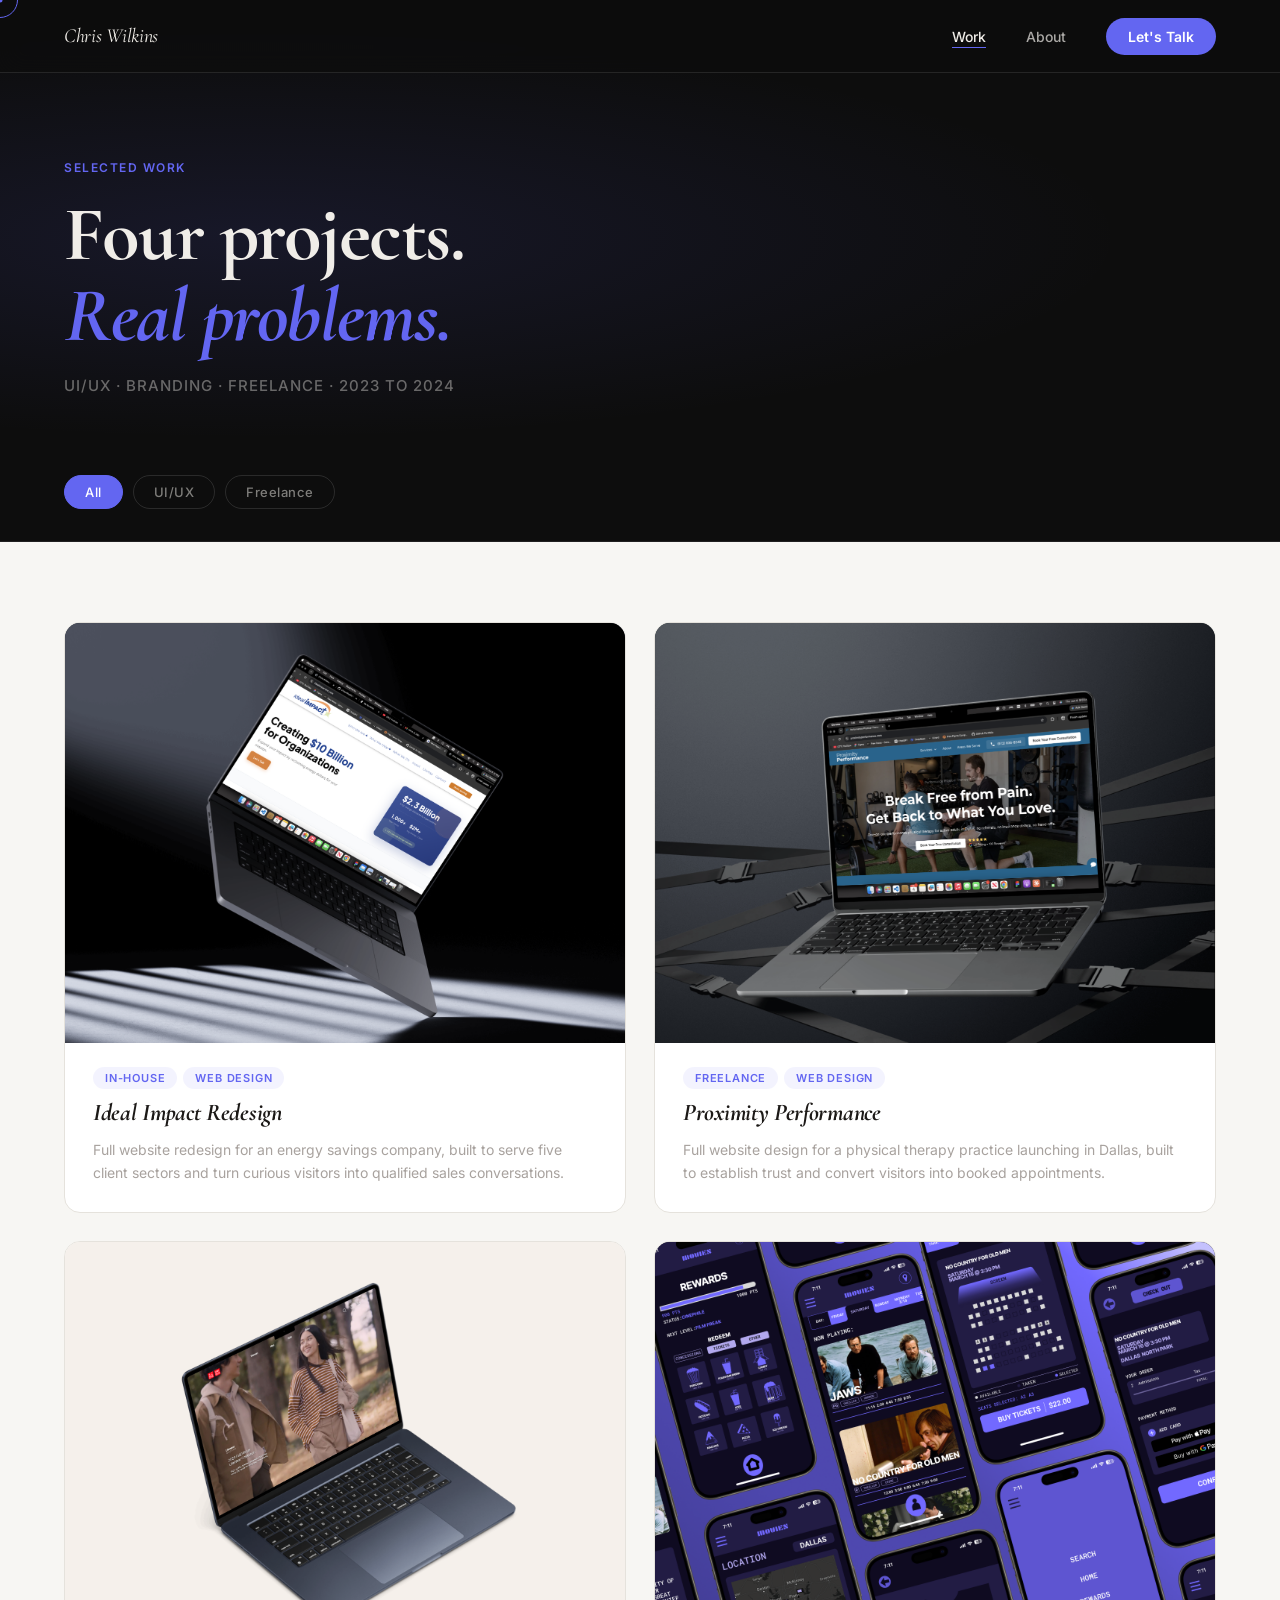
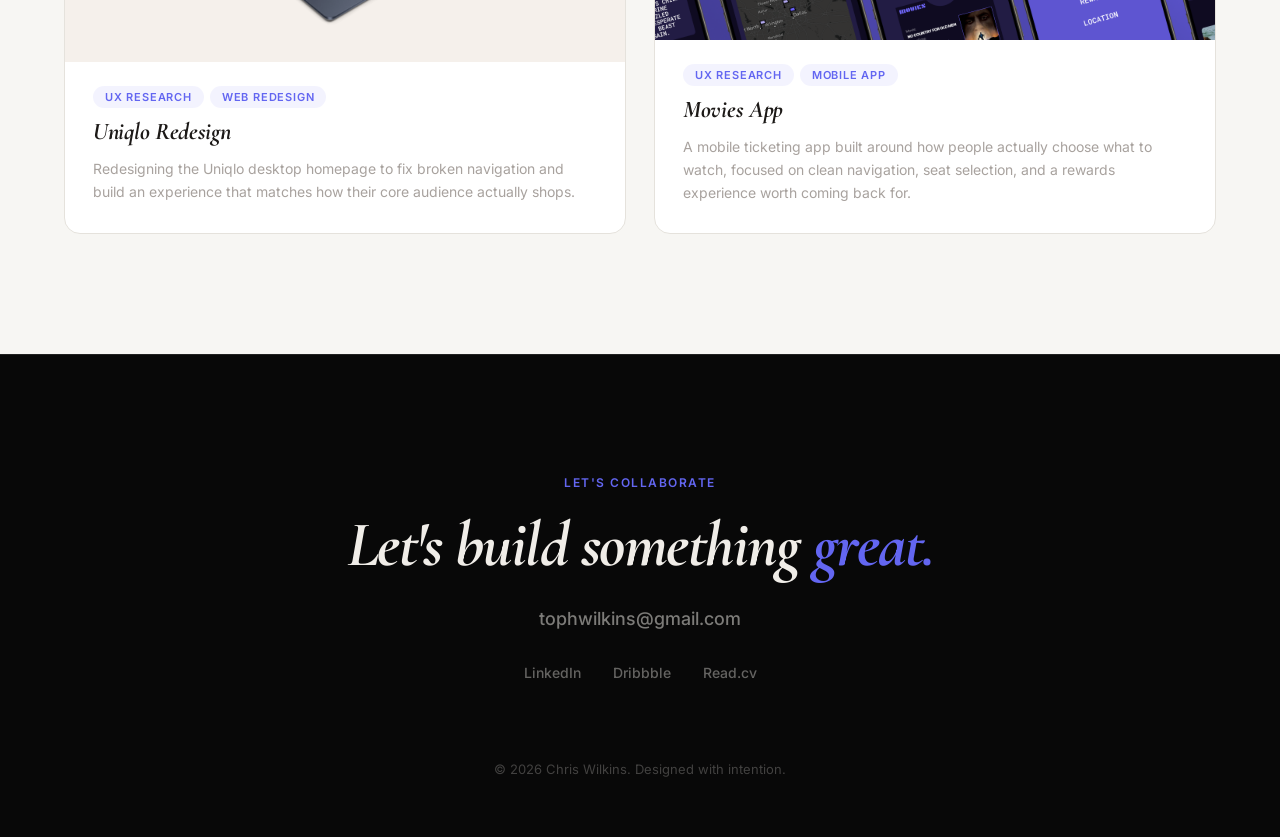
<file: work.html>
<!DOCTYPE html>
<html lang="en">
<head>
  <meta charset="UTF-8" />
  <meta name="viewport" content="width=device-width, initial-scale=1.0"/>
  <title>Work | Chris Wilkins</title>
  <link href="https://fonts.googleapis.com/css2?family=Cormorant+Garamond:ital,wght@0,600;1,400;1,600;1,700&family=Inter:wght@400;500;600&display=swap" rel="stylesheet">
  <link rel="stylesheet" href="style.css">
  <link rel="stylesheet" href="work.css">
</head>
<body>

  <!-- Custom Cursor -->
  <div class="cursor" id="cursor"></div>
  <div class="cursor-dot" id="cursorDot"></div>

  <!-- ══ NAV ══ -->
  <nav class="nav">
    <a href="index.html" class="nav__logo">Chris Wilkins</a>
    <ul class="nav__links" id="navLinks">
      <li><a href="work.html" class="nav__active">Work</a></li>
      <li><a href="about.html">About</a></li>
      <li><a href="#contact" class="nav__cta">Let's Talk</a></li>
    </ul>
    <button class="nav__hamburger" id="navHamburger" aria-label="Toggle menu">
      <span></span>
      <span></span>
      <span></span>
    </button>
  </nav>
  <div class="nav__overlay" id="navOverlay"></div>

  <!-- ══ PAGE HEADER ══ -->
  <section class="wk-header">
    <div class="wk-header__inner">
      <p class="wk-header__eyebrow">Selected Work</p>
      <h1 class="wk-header__heading">Four projects.<br><em>Real problems.</em></h1>
      <p class="wk-header__sub">UI/UX · Branding · Freelance · 2023 to 2024</p>
    </div>
  </section>

  <!-- ══ FILTER BAR ══ -->
  <div class="wk-filter">
    <div class="wk-filter__inner">
      <button class="wk-filter__btn is-active" data-filter="all">All</button>
      <button class="wk-filter__btn" data-filter="ui-ux">UI/UX</button>
      <button class="wk-filter__btn" data-filter="freelance">Freelance</button>
    </div>
  </div>

  <!-- ══ PROJECT GRID ══ -->
  <section class="wk-grid-section">
    <div class="wk-grid" id="projectGrid">

      <!-- Ideal Impact — Large -->
      <a href="ideal-impact.html" class="wk-card" data-category="ui-ux">
        <div class="wk-card__image" style="background-color: #0a1628;">
          <img src="img/ideal-impact-thumb.png" alt="Ideal Impact Redesign" class="wk-card__img cs-solution__img--centered">
          <div class="wk-card__hover-overlay">
            <span class="wk-card__hover-text">View Case Study</span>
            <span class="wk-card__arrow">↗</span>
          </div>
        </div>
        <div class="wk-card__content">
          <div class="wk-card__tags">
            <span class="wk-tag">In-House</span>
            <span class="wk-tag">Web Design</span>
          </div>
          <h2 class="wk-card__title">Ideal Impact Redesign</h2>
          <p class="wk-card__desc">Full website redesign for an energy savings company, built to serve five client sectors and turn curious visitors into qualified sales conversations.</p>
        </div>
      </a>

      <!-- Proximity Performance — Large -->
      <a href="proximity-performance.html" class="wk-card" data-category="ui-ux freelance">
        <div class="wk-card__image" style="background-color: #0f2027;">
          <img src="img/proximity-thumb.png" alt="Proximity Performance" class="wk-card__img">
          <div class="wk-card__hover-overlay">
            <span class="wk-card__hover-text">View Case Study</span>
            <span class="wk-card__arrow">↗</span>
          </div>
        </div>
        <div class="wk-card__content">
          <div class="wk-card__tags">
            <span class="wk-tag">Freelance</span>
            <span class="wk-tag">Web Design</span>
          </div>
          <h2 class="wk-card__title">Proximity Performance</h2>
          <p class="wk-card__desc">Full website design for a physical therapy practice launching in Dallas, built to establish trust and convert visitors into booked appointments.</p>
        </div>
      </a>

      <!-- Uniqlo — Large -->
      <a href="uniqlo.html" class="wk-card" data-category="ui-ux">
        <div class="wk-card__image" style="background-color: #f5f0eb;">
          <img src="img/uniqlo-solution-1.png" alt="Uniqlo Redesign" class="wk-card__img cs-solution__img--centered">
          <div class="wk-card__hover-overlay">
            <span class="wk-card__hover-text">View Case Study</span>
            <span class="wk-card__arrow">↗</span>
          </div>
        </div>
        <div class="wk-card__content">
          <div class="wk-card__tags">
            <span class="wk-tag">UX Research</span>
            <span class="wk-tag">Web Redesign</span>
          </div>
          <h2 class="wk-card__title">Uniqlo Redesign</h2>
          <p class="wk-card__desc">Redesigning the Uniqlo desktop homepage to fix broken navigation and build an experience that matches how their core audience actually shops.</p>
        </div>
      </a>

      <!-- Movies App — Medium -->
      <a href="movies-app.html" class="wk-card" data-category="ui-ux">
        <div class="wk-card__image" style="background-color: #1a1a2e;">
          <img src="img/movies-thumb.png" alt="Movies App" class="wk-card__img cs-solution__img--centered">
          <div class="wk-card__hover-overlay">
            <span class="wk-card__hover-text">View Case Study</span>
            <span class="wk-card__arrow">↗</span>
          </div>
        </div>
        <div class="wk-card__content">
          <div class="wk-card__tags">
            <span class="wk-tag">UX Research</span>
            <span class="wk-tag">Mobile App</span>
          </div>
          <h2 class="wk-card__title">Movies App</h2>
          <p class="wk-card__desc">A mobile ticketing app built around how people actually choose what to watch, focused on clean navigation, seat selection, and a rewards experience worth coming back for.</p>
        </div>
      </a>


    </div>

    <!-- Empty state when filter has no results -->
    <div class="wk-empty" id="wkEmpty" style="display:none;">
      <p>No projects in this category yet.</p>
    </div>

  </section>

  <!-- ══ FOOTER CTA ══ -->
  <footer class="footer" id="contact">
    <div class="footer__inner">
      <p class="footer__eyebrow">Let's collaborate</p>
      <h2 class="footer__heading">Let's build something <em>great.</em></h2>
      <a href="mailto:tophwilkins@gmail.com" class="footer__email">tophwilkins@gmail.com</a>
      <div class="footer__links">
        <a href="#">LinkedIn</a>
        <a href="#">Dribbble</a>
        <a href="#">Read.cv</a>
      </div>
      <p class="footer__copy">© 2026 Chris Wilkins. Designed with intention.</p>
    </div>
  </footer>

  <script src="script.js"></script>
  <script src="work.js"></script>
</body>
</html>
</file>
<file: style.css>
/* ══════════════════════════════════
   RESET & BASE
══════════════════════════════════ */

*, *::before, *::after {
  box-sizing: border-box;
  margin: 0;
  padding: 0;
}

:root {
  --bg-dark: #0D0D0D;
  --bg-light: #F7F6F3;
  --text-light: #F0EDE8;
  --text-dark: #1C1917;
  --text-muted: #A8A29E;
  --accent: #6366F1;
  --border: #E5E2DC;
  --border-dark: rgba(255,255,255,0.1);
  --font-serif: 'Babylon', 'Cormorant Garamond', Georgia, serif;
  --font-sans: 'Inter', sans-serif;
}

html {
  scroll-behavior: smooth;
}

body {
  font-family: var(--font-sans);
  background: var(--bg-light);
  color: var(--text-dark);
  cursor: none;
  overflow-x: hidden;
}

/* Restore cursor on touch devices */
@media (hover: none) {
  body { cursor: auto; }
  .cursor, .cursor-dot { display: none; }
}

a {
  text-decoration: none;
  color: inherit;
}

/* ══════════════════════════════════
   CUSTOM CURSOR
══════════════════════════════════ */

.cursor {
  position: fixed;
  width: 36px;
  height: 36px;
  border: 1.5px solid var(--accent);
  border-radius: 50%;
  pointer-events: none;
  z-index: 9999;
  transform: translate(-50%, -50%);
  transition: transform 0.15s ease, width 0.2s ease, height 0.2s ease, background 0.2s ease;
}

.cursor-dot {
  position: fixed;
  width: 5px;
  height: 5px;
  background: var(--accent);
  border-radius: 50%;
  pointer-events: none;
  z-index: 9999;
  transform: translate(-50%, -50%);
  transition: transform 0.05s ease;
}

body:has(a:hover) .cursor,
body:has(button:hover) .cursor {
  width: 56px;
  height: 56px;
  background: rgba(99, 102, 241, 0.1);
}

/* ══════════════════════════════════
   NAV
══════════════════════════════════ */

.nav {
  position: fixed;
  top: 0;
  left: 0;
  right: 0;
  z-index: 100;
  display: flex;
  align-items: center;
  justify-content: space-between;
  padding: 24px 64px;
  background: rgba(13, 13, 13, 0.85);
  backdrop-filter: blur(12px);
  -webkit-backdrop-filter: blur(12px);
  border-bottom: 1px solid var(--border-dark);
  transition: padding 0.3s ease;
}

.nav__hamburger { display: none; }

.nav__logo {
  font-family: var(--font-serif);
  font-style: italic;
  font-size: 20px;
  color: var(--text-light);
  letter-spacing: -0.3px;
}

.nav__links {
  display: flex;
  align-items: center;
  gap: 40px;
  list-style: none;
}

.nav__links a {
  font-size: 14px;
  font-weight: 500;
  color: rgba(240, 237, 232, 0.7);
  transition: color 0.2s ease;
}

.nav__links a:hover {
  color: var(--text-light);
}

.nav__cta {
  background: var(--accent) !important;
  color: #ffffff !important;
  padding: 10px 22px;
  border-radius: 100px;
  font-weight: 600 !important;
  transition: opacity 0.2s ease !important;
}

.nav__cta:hover {
  opacity: 0.88;
}

/* ══════════════════════════════════
   HERO
══════════════════════════════════ */

.hero {
  min-height: 100vh;
  background: var(--bg-dark);
  display: flex;
  flex-direction: column;
  justify-content: center;
  padding: 140px 64px 80px;
  position: relative;
  overflow: hidden;
}

.hero::before {
  content: '';
  position: absolute;
  inset: 0;
  background-image: url("data:image/svg+xml,%3Csvg viewBox='0 0 256 256' xmlns='http://www.w3.org/2000/svg'%3E%3Cfilter id='noise'%3E%3CfeTurbulence type='fractalNoise' baseFrequency='0.9' numOctaves='4' stitchTiles='stitch'/%3E%3C/filter%3E%3Crect width='100%25' height='100%25' filter='url(%23noise)' opacity='0.04'/%3E%3C/svg%3E");
  opacity: 0.4;
  pointer-events: none;
}

.hero__inner {
  display: flex;
  align-items: center;
  justify-content: space-between;
  gap: 60px;
  max-width: 1200px;
  margin: 0 auto;
  width: 100%;
  position: relative;
  z-index: 1;
}

.hero__text {
  max-width: 640px;
}

.hero__eyebrow {
  font-size: 13px;
  font-weight: 500;
  letter-spacing: 1.5px;
  text-transform: uppercase;
  color: var(--accent);
  margin-bottom: 24px;
  opacity: 0;
  transform: translateY(16px);
  animation: fadeUp 0.6s ease forwards 0.1s;
}

.hero__heading {
  font-family: var(--font-serif);
  font-size: clamp(52px, 6vw, 80px);
  line-height: 1.05;
  color: var(--text-light);
  letter-spacing: -1.5px;
  margin-bottom: 28px;
  display: flex;
  flex-direction: column;
  gap: 4px;
}

.hero__line {
  display: block;
  opacity: 0;
  transform: translateY(24px);
  animation: fadeUp 0.7s ease forwards;
}

.hero__line[data-delay="0"]   { animation-delay: 0.25s; }
.hero__line[data-delay="120"] { animation-delay: 0.37s; }
.hero__line[data-delay="240"] { animation-delay: 0.49s; }

.hero__line--italic {
  font-style: italic;
  color: var(--accent);
}

.hero__sub {
  font-size: 17px;
  line-height: 1.7;
  color: rgba(240, 237, 232, 0.6);
  margin-bottom: 40px;
  max-width: 480px;
  opacity: 0;
  transform: translateY(16px);
  animation: fadeUp 0.6s ease forwards 0.6s;
}

.hero__actions {
  display: flex;
  gap: 16px;
  opacity: 0;
  transform: translateY(16px);
  animation: fadeUp 0.6s ease forwards 0.75s;
}

.hero__btn-primary {
  background: var(--accent);
  color: #ffffff;
  padding: 14px 28px;
  border-radius: 100px;
  font-weight: 600;
  font-size: 15px;
  transition: opacity 0.2s ease, transform 0.2s ease;
}

.hero__btn-primary:hover {
  opacity: 0.88;
  transform: translateY(-2px);
}

.hero__btn-ghost {
  color: rgba(240, 237, 232, 0.7);
  padding: 14px 28px;
  border-radius: 100px;
  border: 1px solid rgba(255,255,255,0.15);
  font-weight: 500;
  font-size: 15px;
  transition: border-color 0.2s ease, color 0.2s ease;
}

.hero__btn-ghost:hover {
  border-color: rgba(255,255,255,0.4);
  color: var(--text-light);
}

.hero__visual {
  position: relative;
  flex-shrink: 0;
  opacity: 0;
  animation: fadeUp 0.8s ease forwards 0.5s;
}

.hero__blob {
  position: absolute;
  width: 320px;
  height: 320px;
  border-radius: 50%;
  background: radial-gradient(circle, rgba(99,102,241,0.25) 0%, transparent 70%);
  top: 50%;
  left: 50%;
  transform: translate(-50%, -50%);
  filter: blur(40px);
  pointer-events: none;
}

.hero__avatar {
  width: 280px;
  height: 340px;
  border-radius: 160px;
  background: #1a1a1a;
  border: 1px solid var(--border-dark);
  overflow: hidden;
  display: flex;
  align-items: center;
  justify-content: center;
  position: relative;
}

.hero__avatar-placeholder {
  font-family: var(--font-serif);
  font-style: italic;
  font-size: 48px;
  color: rgba(255,255,255,0.2);
}

.hero__avatar-img,
.about__photo-img {
  width: 100%;
  height: 100%;
  object-fit: cover;
  object-position: center top;
}

.hero__badge {
  position: absolute;
  bottom: -16px;
  left: 50%;
  transform: translateX(-50%);
  background: #1a1a1a;
  border: 1px solid var(--border-dark);
  border-radius: 100px;
  padding: 10px 20px;
  font-size: 13px;
  font-weight: 500;
  color: var(--text-light);
  white-space: nowrap;
  display: flex;
  align-items: center;
  gap: 8px;
}

.hero__badge-dot {
  width: 8px;
  height: 8px;
  background: #22c55e;
  border-radius: 50%;
  animation: pulse 2s ease infinite;
}

.hero__scroll {
  position: absolute;
  bottom: 40px;
  left: 64px;
  display: flex;
  align-items: center;
  gap: 14px;
  color: rgba(240,237,232,0.4);
  font-size: 12px;
  font-weight: 500;
  letter-spacing: 1px;
  text-transform: uppercase;
  z-index: 1;
  opacity: 0;
  animation: fadeUp 0.6s ease forwards 1s;
}

.hero__scroll-line {
  width: 48px;
  height: 1px;
  background: rgba(240,237,232,0.2);
  position: relative;
  overflow: hidden;
}

.hero__scroll-line::after {
  content: '';
  position: absolute;
  top: 0;
  left: -100%;
  width: 100%;
  height: 100%;
  background: var(--accent);
  animation: scrollLine 2s ease infinite 1.2s;
}

/* ══════════════════════════════════
   MARQUEE
══════════════════════════════════ */

.marquee {
  background: var(--bg-dark);
  border-top: 1px solid var(--border-dark);
  border-bottom: 1px solid rgba(99,102,241,0.3);
  padding: 18px 0;
  overflow: hidden;
}

.marquee__track {
  display: flex;
  align-items: center;
  gap: 32px;
  white-space: nowrap;
  animation: marqueeScroll 22s linear infinite;
  width: max-content;
}

.marquee__track span {
  font-size: 13px;
  font-weight: 500;
  letter-spacing: 1px;
  text-transform: uppercase;
  color: rgba(240,237,232,0.5);
}

.marquee__dot {
  color: var(--accent) !important;
  font-size: 18px !important;
}

/* ══════════════════════════════════
   WORK
══════════════════════════════════ */

.work {
  background: var(--bg-light);
  padding: 120px 64px;
}

.work__inner {
  max-width: 1200px;
  margin: 0 auto;
}

.work__header {
  margin-bottom: 60px;
}

.work__eyebrow {
  font-size: 12px;
  font-weight: 600;
  letter-spacing: 1.5px;
  text-transform: uppercase;
  color: var(--accent);
  margin-bottom: 12px;
}

.work__heading {
  font-family: var(--font-serif);
  font-size: 48px;
  font-style: italic;
  line-height: 1.1;
  color: var(--text-dark);
  letter-spacing: -1px;
}

.work__grid {
  display: grid;
  grid-template-columns: repeat(3, 1fr);
  gap: 24px;
}

.work__card--large {
  grid-column: 1 / -1;
  display: grid;
  grid-template-columns: 1.2fr 1fr;
  min-height: 380px;
}

.work__card {
  display: flex;
  flex-direction: column;
  border-radius: 16px;
  overflow: hidden;
  border: 1px solid var(--border);
  background: #ffffff;
  transition: transform 0.3s ease, box-shadow 0.3s ease;
}

.work__card:hover {
  transform: translateY(-6px);
  box-shadow: 0 24px 60px rgba(0,0,0,0.1);
}

.work__card-image {
  position: relative;
  overflow: hidden;
  display: flex;
  align-items: center;
  justify-content: center;
  min-height: 220px;
  background-size: cover;
  background-position: center;
  transition: transform 0.4s ease;
}

.work__card:hover .work__card-image {
  transform: scale(1.03);
}

.work__card--large .work__card-image {
  min-height: unset;
}

.work__card-img-placeholder {
  font-size: 56px;
  opacity: 0.4;
}

.work__card-img {
  width: 100%;
  height: 100%;
  object-fit: cover;
  object-position: center top;
  display: block;
  transition: transform 0.4s ease;
}

.work__card:hover .work__card-img {
  transform: scale(1.04);
}

.work__card-content {
  padding: 28px 32px;
  display: flex;
  flex-direction: column;
  gap: 10px;
  justify-content: center;
}

.work__card-tags {
  display: flex;
  gap: 8px;
  flex-wrap: wrap;
}

.work__tag {
  font-size: 11px;
  font-weight: 600;
  letter-spacing: 0.8px;
  text-transform: uppercase;
  color: var(--accent);
  background: rgba(99,102,241,0.08);
  border-radius: 100px;
  padding: 4px 12px;
}

.work__card-title {
  font-family: var(--font-serif);
  font-size: 28px;
  font-style: italic;
  color: var(--text-dark);
  letter-spacing: -0.5px;
  line-height: 1.2;
}

.work__card-desc {
  font-size: 15px;
  line-height: 1.65;
  color: var(--text-muted);
}

.work__card-link {
  font-size: 14px;
  font-weight: 600;
  color: var(--accent);
  margin-top: 8px;
  display: inline-block;
  transition: letter-spacing 0.2s ease;
}

.work__card:hover .work__card-link {
  letter-spacing: 0.3px;
}

/* ══════════════════════════════════
   ABOUT
══════════════════════════════════ */

.about {
  background: var(--bg-dark);
  padding: 120px 64px;
}

.about__inner {
  max-width: 1200px;
  margin: 0 auto;
  display: grid;
  grid-template-columns: 1fr 1.4fr;
  gap: 80px;
  align-items: center;
}

.about__photo {
  aspect-ratio: 3/4;
  border-radius: 20px;
  overflow: hidden;
  background: #1a1a1a;
  border: 1px solid var(--border-dark);
  display: flex;
  align-items: center;
  justify-content: center;
}

.about__photo-placeholder {
  font-family: var(--font-serif);
  font-style: italic;
  font-size: 64px;
  color: rgba(255,255,255,0.15);
}

.about__eyebrow {
  font-size: 12px;
  font-weight: 600;
  letter-spacing: 1.5px;
  text-transform: uppercase;
  color: var(--accent);
  margin-bottom: 16px;
}

.about__heading {
  font-family: var(--font-serif);
  font-size: 44px;
  line-height: 1.15;
  color: var(--text-light);
  letter-spacing: -0.8px;
  margin-bottom: 24px;
}

.about__heading em {
  font-style: italic;
  color: var(--accent);
}

.about__bio {
  font-size: 16px;
  line-height: 1.75;
  color: rgba(240,237,232,0.65);
  margin-bottom: 16px;
}

.about__skills {
  display: flex;
  flex-wrap: wrap;
  gap: 10px;
  margin: 28px 0;
}

.about__skill {
  font-size: 13px;
  font-weight: 500;
  color: rgba(240,237,232,0.8);
  border: 1px solid var(--border-dark);
  border-radius: 100px;
  padding: 6px 16px;
}

.about__btn {
  display: inline-block;
  color: var(--text-light);
  font-size: 15px;
  font-weight: 600;
  border-bottom: 1px solid var(--accent);
  padding-bottom: 2px;
  transition: color 0.2s ease;
}

.about__btn:hover {
  color: var(--accent);
}

/* ══════════════════════════════════
   FOOTER CTA
══════════════════════════════════ */

.footer {
  background: #080808;
  padding: 120px 64px 60px;
  border-top: 1px solid var(--border-dark);
}

.footer__inner {
  max-width: 1200px;
  margin: 0 auto;
  display: flex;
  flex-direction: column;
  align-items: center;
  text-align: center;
  gap: 20px;
}

.footer__eyebrow {
  font-size: 12px;
  font-weight: 600;
  letter-spacing: 1.5px;
  text-transform: uppercase;
  color: var(--accent);
}

.footer__heading {
  font-family: var(--font-serif);
  font-size: clamp(40px, 5vw, 72px);
  font-style: italic;
  line-height: 1.1;
  color: var(--text-light);
  letter-spacing: -1.5px;
}

.footer__heading em {
  color: var(--accent);
}

.footer__email {
  font-size: 18px;
  font-weight: 500;
  color: rgba(240,237,232,0.5);
  margin-top: 8px;
  transition: color 0.2s ease;
  border-bottom: 1px solid transparent;
  padding-bottom: 2px;
}

.footer__email:hover {
  color: var(--text-light);
  border-color: var(--accent);
}

.footer__links {
  display: flex;
  gap: 32px;
  margin-top: 12px;
}

.footer__links a {
  font-size: 14px;
  font-weight: 500;
  color: rgba(240,237,232,0.4);
  transition: color 0.2s ease;
}

.footer__links a:hover {
  color: var(--text-light);
}

.footer__copy {
  font-size: 13px;
  color: rgba(240,237,232,0.25);
  margin-top: 60px;
}

/* ══════════════════════════════════
   ANIMATIONS
══════════════════════════════════ */

@keyframes fadeUp {
  to {
    opacity: 1;
    transform: translateY(0);
  }
}

@keyframes pulse {
  0%, 100% { opacity: 1; transform: scale(1); }
  50%       { opacity: 0.5; transform: scale(1.4); }
}

@keyframes scrollLine {
  0%   { left: -100%; }
  100% { left: 100%; }
}

@keyframes marqueeScroll {
  from { transform: translateX(0); }
  to   { transform: translateX(-50%); }
}

/* ══════════════════════════════════
   RESPONSIVE
══════════════════════════════════ */

/* ── Tablet (≤1024px) ── */
@media (max-width: 1024px) {
  .hero__inner        { flex-direction: column; text-align: center; }
  .hero__sub          { margin: 0 auto 40px; }
  .hero__actions      { justify-content: center; }
  .hero__visual       { margin-top: 40px; }
  .hero__scroll       { left: 50%; transform: translateX(-50%); }
  .work__grid         { grid-template-columns: repeat(2, 1fr); }
  .about__inner       { grid-template-columns: 1fr; gap: 48px; }
  .about__photo       { max-width: 320px; max-height: 420px; margin: 0 auto; }
}

/* ── Mobile nav: hamburger ── */
@media (max-width: 768px) {
  .nav                { padding: 18px 24px; }

  .nav__links {
    display: none;
    flex-direction: column;
    align-items: flex-start;
    gap: 0;
    position: fixed;
    top: 0;
    right: 0;
    bottom: 0;
    width: 75vw;
    max-width: 300px;
    background: rgba(13,13,13,0.97);
    backdrop-filter: blur(16px);
    -webkit-backdrop-filter: blur(16px);
    padding: 90px 32px 40px;
    border-left: 1px solid var(--border-dark);
    z-index: 99;
  }

  .nav__links.is-open { display: flex; }

  .nav__links li      { width: 100%; }

  .nav__links a {
    display: block;
    font-size: 22px;
    font-weight: 500;
    padding: 14px 0;
    border-bottom: 1px solid var(--border-dark);
    color: rgba(240,237,232,0.7);
  }

  .nav__links li:last-child a {
    background: none;
    border-radius: 0;
    padding: 14px 0;
    color: var(--accent);
    border-bottom: none;
    margin-top: 16px;
  }

  /* Hamburger button */
  .nav__hamburger {
    display: flex;
    flex-direction: column;
    justify-content: center;
    gap: 5px;
    width: 32px;
    height: 32px;
    cursor: pointer;
    background: none;
    border: none;
    padding: 0;
  }

  .nav__hamburger span {
    display: block;
    width: 100%;
    height: 1.5px;
    background: var(--text-light);
    border-radius: 2px;
    transition: transform 0.3s ease, opacity 0.3s ease;
  }

  .nav__hamburger.is-open span:nth-child(1) { transform: translateY(6.5px) rotate(45deg); }
  .nav__hamburger.is-open span:nth-child(2) { opacity: 0; }
  .nav__hamburger.is-open span:nth-child(3) { transform: translateY(-6.5px) rotate(-45deg); }

  /* Overlay behind menu */
  .nav__overlay {
    display: none;
    position: fixed;
    inset: 0;
    background: rgba(0,0,0,0.5);
    z-index: 98;
  }
  .nav__overlay.is-open { display: block; }

  /* Hero */
  .hero               { padding: 110px 24px 80px; }
  .hero__heading      { letter-spacing: -0.5px; }
  .hero__avatar       { width: 200px; height: 240px; }
  .hero__actions      { flex-direction: column; align-items: center; }
  .hero__btn-primary,
  .hero__btn-ghost    { width: 100%; text-align: center; justify-content: center; }
  .hero__scroll       { display: none; }

  /* Work */
  .work               { padding: 80px 20px; }
  .work__heading      { font-size: 36px; }
  .work__grid         { grid-template-columns: 1fr; }

  /* About */
  .about              { padding: 80px 20px; }
  .about__heading     { font-size: 34px; }

  /* Footer */
  .footer             { padding: 80px 20px 48px; }
  .footer__links      { gap: 20px; flex-wrap: wrap; justify-content: center; }
}

/* ── Small mobile (≤480px) ── */
@media (max-width: 480px) {
  .hero__eyebrow      { font-size: 11px; letter-spacing: 1px; }
  .work__heading      { font-size: 30px; }
  .work__card-content { padding: 20px; }
  .about__heading     { font-size: 28px; }
  .footer__heading    { font-size: 34px; }
  .footer__email      { font-size: 15px; word-break: break-all; }
}
</file>
<file: cs.css>
/* ══════════════════════════════════
   CASE STUDY — cs.css
   Shares variables from style.css
══════════════════════════════════ */

/* ══════════════════════════════════
   SHARED PRIMITIVES
══════════════════════════════════ */

.cs-eyebrow {
  font-size: 12px;
  font-weight: 600;
  letter-spacing: 1.5px;
  text-transform: uppercase;
  color: var(--accent);
  margin-bottom: 16px;
}

.cs-eyebrow--light {
  color: rgba(99,102,241,0.85);
}

.cs-heading {
  font-family: var(--font-serif);
  font-size: clamp(36px, 4vw, 56px);
  line-height: 1.1;
  color: var(--text-dark);
  letter-spacing: -1px;
  margin-bottom: 28px;
}

.cs-heading--light {
  color: var(--text-light);
}

.cs-heading--centered {
  text-align: center;
}

.cs-heading em {
  font-style: italic;
  color: var(--accent);
}

.cs-body {
  font-size: 16px;
  line-height: 1.8;
  color: rgba(28, 25, 23, 0.72);
  margin-bottom: 18px;
  max-width: 640px;
}

.cs-body--light {
  color: rgba(240,237,232,0.65);
}

.cs-body--centered {
  max-width: 600px;
  margin: 0 auto 40px;
  text-align: center;
}

.cs-tag {
  font-size: 11px;
  font-weight: 600;
  letter-spacing: 0.8px;
  text-transform: uppercase;
  color: rgba(240,237,232,0.7);
  border: 1px solid rgba(255,255,255,0.18);
  border-radius: 100px;
  padding: 5px 14px;
  display: inline-block;
}

/* ══════════════════════════════════
   SECTION WRAPPERS
══════════════════════════════════ */

.cs-section {
  padding: 100px 64px;
}

.cs-section--light {
  background: var(--bg-light);
}

.cs-section--dark {
  background: var(--bg-dark);
}

.cs-section__inner {
  max-width: 1200px;
  margin: 0 auto;
}

.cs-section__inner--split {
  display: grid;
  grid-template-columns: 1fr 1fr;
  gap: 80px;
  align-items: start;
}

.cs-section__inner--centered {
  display: flex;
  flex-direction: column;
  align-items: center;
  text-align: center;
}

/* ══════════════════════════════════
   HERO
══════════════════════════════════ */

.cs-hero {
  background: var(--bg-dark);
  padding: 160px 64px 0;
  position: relative;
  overflow: hidden;
}

.cs-hero::before {
  content: '';
  position: absolute;
  inset: 0;
  background: radial-gradient(ellipse at 15% 40%, rgba(99,102,241,0.14) 0%, transparent 60%);
  pointer-events: none;
}

.cs-hero__inner {
  max-width: 1200px;
  margin: 0 auto;
  position: relative;
  z-index: 1;
  padding-bottom: 80px;
}

.cs-hero__back {
  display: inline-block;
  font-size: 13px;
  font-weight: 500;
  color: rgba(240,237,232,0.4);
  letter-spacing: 0.3px;
  margin-bottom: 36px;
  transition: color 0.2s ease;
  opacity: 0;
  transform: translateY(12px);
  animation: fadeUp 0.5s ease forwards 0.1s;
}

.cs-hero__back:hover {
  color: var(--text-light);
}

.cs-hero__tags {
  display: flex;
  gap: 10px;
  flex-wrap: wrap;
  margin-bottom: 28px;
  opacity: 0;
  transform: translateY(12px);
  animation: fadeUp 0.5s ease forwards 0.2s;
}

.cs-hero__heading {
  font-family: var(--font-serif);
  font-size: clamp(56px, 7vw, 96px);
  line-height: 1.0;
  color: var(--text-light);
  letter-spacing: -2px;
  margin-bottom: 28px;
  opacity: 0;
  transform: translateY(20px);
  animation: fadeUp 0.7s ease forwards 0.3s;
}

.cs-hero__heading em {
  font-style: italic;
  color: var(--accent);
}

.cs-hero__sub {
  font-size: 18px;
  line-height: 1.7;
  color: rgba(240,237,232,0.55);
  max-width: 580px;
  margin-bottom: 56px;
  opacity: 0;
  transform: translateY(16px);
  animation: fadeUp 0.6s ease forwards 0.5s;
}

.cs-hero__meta {
  display: flex;
  align-items: center;
  gap: 0;
  border-top: 1px solid var(--border-dark);
  padding-top: 32px;
  flex-wrap: wrap;
  opacity: 0;
  transform: translateY(12px);
  animation: fadeUp 0.5s ease forwards 0.65s;
}

.cs-hero__meta-item {
  display: flex;
  flex-direction: column;
  gap: 6px;
  padding: 0 40px 0 0;
  margin-right: 40px;
  border-right: 1px solid var(--border-dark);
}

.cs-hero__meta-item:last-child {
  border-right: none;
  margin-right: 0;
}

.cs-hero__meta-divider {
  display: none;
}

.cs-hero__meta-label {
  font-size: 11px;
  font-weight: 600;
  letter-spacing: 1.2px;
  text-transform: uppercase;
  color: rgba(240,237,232,0.3);
}

.cs-hero__meta-value {
  font-size: 15px;
  font-weight: 500;
  color: rgba(240,237,232,0.8);
}

.cs-hero__meta-link {
  color: var(--accent);
  cursor: pointer;
}

.cs-hero__browser {
  max-width: 1200px;
  margin: 0 auto;
  border-radius: 12px 12px 0 0;
  overflow: hidden;
  border: 1px solid rgba(255,255,255,0.12);
  border-bottom: none;
  box-shadow: 0 -40px 80px rgba(99,102,241,0.12);
}

.cs-hero__browser-bar {
  background: #1a1a1a;
  padding: 12px 16px;
  display: flex;
  align-items: center;
  gap: 12px;
  border-bottom: 1px solid rgba(255,255,255,0.08);
}

.cs-hero__browser-dots {
  display: flex;
  gap: 6px;
  flex-shrink: 0;
}

.cs-hero__browser-dots span {
  width: 12px;
  height: 12px;
  border-radius: 50%;
}

.cs-hero__browser-dots span:nth-child(1) { background: #ff5f57; }
.cs-hero__browser-dots span:nth-child(2) { background: #febc2e; }
.cs-hero__browser-dots span:nth-child(3) { background: #28c840; }

.cs-hero__browser-url {
  flex: 1;
  background: rgba(255,255,255,0.06);
  border-radius: 6px;
  padding: 5px 12px;
  font-size: 12px;
  color: rgba(240,237,232,0.4);
  text-align: center;
}

.cs-hero__browser-screen {
  height: 460px;
  background-color: #111;
  overflow-y: scroll;
  overflow-x: hidden;
  scrollbar-width: none;
}

.cs-hero__browser-screen::-webkit-scrollbar {
  display: none;
}

.cs-hero__browser-img {
  width: 100%;
  display: block;
}

/* ══════════════════════════════════
   OVERVIEW
══════════════════════════════════ */

.cs-overview {
  display: grid;
  grid-template-columns: 1.1fr 1fr;
  gap: 80px;
  align-items: start;
}

.cs-goals-list {
  list-style: none;
  display: flex;
  flex-direction: column;
  gap: 20px;
  margin-top: 8px;
}

.cs-goals-list li {
  display: flex;
  align-items: flex-start;
  gap: 16px;
  font-size: 15px;
  line-height: 1.65;
  color: rgba(28,25,23,0.7);
}

.cs-goals-icon {
  font-family: var(--font-serif);
  font-style: italic;
  font-size: 18px;
  color: var(--accent);
  flex-shrink: 0;
  margin-top: 1px;
}

/* ══════════════════════════════════
   CHALLENGES
══════════════════════════════════ */

.cs-challenges {
  display: grid;
  grid-template-columns: repeat(5, 1fr);
  gap: 2px;
  margin-top: 56px;
  border: 1px solid rgba(255,255,255,0.07);
  border-radius: 16px;
  overflow: hidden;
}

.cs-challenge {
  padding: 36px 28px;
  border-right: 1px solid rgba(255,255,255,0.07);
  display: flex;
  flex-direction: column;
  gap: 14px;
}

.cs-challenge:last-child {
  border-right: none;
}

.cs-challenge__num {
  font-family: var(--font-serif);
  font-style: italic;
  font-size: 28px;
  color: rgba(99,102,241,0.5);
  line-height: 1;
}

.cs-challenge__title {
  font-family: var(--font-serif);
  font-style: italic;
  font-size: 20px;
  color: var(--text-light);
  line-height: 1.2;
}

.cs-challenge__desc {
  font-size: 14px;
  line-height: 1.7;
  color: rgba(240,237,232,0.45);
}

/* ══════════════════════════════════
   PROCESS
══════════════════════════════════ */

.cs-process {
  display: flex;
  align-items: flex-start;
  gap: 0;
  margin-top: 56px;
}

.cs-process__step {
  flex: 1;
  display: flex;
  flex-direction: column;
  gap: 16px;
}

.cs-process__icon {
  display: inline-flex;
  align-items: center;
  justify-content: center;
  padding: 10px 20px;
  background: var(--accent);
  color: #ffffff;
  font-size: 13px;
  font-weight: 600;
  letter-spacing: 0.5px;
  border-radius: 100px;
  width: fit-content;
}

.cs-process__desc {
  font-size: 14px;
  line-height: 1.7;
  color: rgba(28,25,23,0.65);
  max-width: 200px;
}

.cs-process__connector {
  font-size: 20px;
  color: var(--accent);
  padding: 10px 20px;
  flex-shrink: 0;
  opacity: 0.4;
  margin-top: 4px;
}

/* ══════════════════════════════════
   PERSONA
══════════════════════════════════ */

.cs-persona {
  display: flex;
  flex-direction: column;
  gap: 2px;
  margin-top: 48px;
  border: 1px solid rgba(255,255,255,0.08);
  border-radius: 16px;
  overflow: hidden;
}

.cs-persona__card {
  display: flex;
  align-items: center;
  gap: 28px;
  padding: 36px 40px;
  background: rgba(99,102,241,0.08);
  border-bottom: 1px solid rgba(255,255,255,0.07);
}

.cs-persona__avatar {
  width: 64px;
  height: 64px;
  border-radius: 50%;
  background: rgba(99,102,241,0.2);
  border: 1px solid rgba(99,102,241,0.3);
  display: flex;
  align-items: center;
  justify-content: center;
  font-family: var(--font-serif);
  font-style: italic;
  font-size: 22px;
  color: var(--accent);
  flex-shrink: 0;
}

.cs-persona__name {
  font-family: var(--font-serif);
  font-style: italic;
  font-size: 24px;
  color: var(--text-light);
  margin-bottom: 4px;
}

.cs-persona__role {
  font-size: 13px;
  font-weight: 500;
  color: rgba(240,237,232,0.4);
  letter-spacing: 0.3px;
  margin-bottom: 12px;
}

.cs-persona__quote {
  font-size: 15px;
  line-height: 1.65;
  color: rgba(240,237,232,0.65);
  font-style: italic;
  border-left: 2px solid var(--accent);
  padding-left: 16px;
}

.cs-persona__details {
  display: grid;
  grid-template-columns: 1.2fr 1fr 1fr;
}

.cs-persona__col {
  padding: 32px 36px;
  border-right: 1px solid rgba(255,255,255,0.07);
}

.cs-persona__col:last-child {
  border-right: none;
}

.cs-persona__col-label {
  font-size: 11px;
  font-weight: 600;
  letter-spacing: 1.2px;
  text-transform: uppercase;
  color: var(--accent);
  margin-bottom: 14px;
}

.cs-persona__col-text {
  font-size: 14px;
  line-height: 1.75;
  color: rgba(240,237,232,0.55);
}

.cs-persona__list {
  list-style: none;
  display: flex;
  flex-direction: column;
  gap: 10px;
}

.cs-persona__list li {
  font-size: 14px;
  line-height: 1.6;
  color: rgba(240,237,232,0.55);
  padding-left: 16px;
  position: relative;
}

.cs-persona__list li::before {
  content: '–';
  position: absolute;
  left: 0;
  color: var(--accent);
}

/* ══════════════════════════════════
   COMPETITIVE ANALYSIS
══════════════════════════════════ */

.cs-comp {
  display: grid;
  grid-template-columns: 1fr 1fr 1fr;
  gap: 24px;
  margin-top: 56px;
}

.cs-comp__card {
  background: #ffffff;
  border: 1px solid var(--border);
  border-radius: 16px;
  padding: 32px 28px;
  display: flex;
  flex-direction: column;
  gap: 0;
}

.cs-comp__card--opportunity {
  background: rgba(99,102,241,0.06);
  border-color: rgba(99,102,241,0.2);
}

.cs-comp__name {
  font-family: var(--font-serif);
  font-style: italic;
  font-size: 20px;
  color: var(--text-dark);
  margin-bottom: 20px;
}

.cs-comp__label {
  font-size: 11px;
  font-weight: 600;
  letter-spacing: 1px;
  text-transform: uppercase;
  color: var(--accent);
  margin-bottom: 10px;
}

.cs-comp__label--gap {
  margin-top: 20px;
}

.cs-comp__list {
  list-style: none;
  display: flex;
  flex-direction: column;
  gap: 8px;
}

.cs-comp__list li {
  font-size: 14px;
  line-height: 1.6;
  color: rgba(28,25,23,0.65);
  padding-left: 14px;
  position: relative;
}

.cs-comp__list li::before {
  content: '✓';
  position: absolute;
  left: 0;
  color: var(--accent);
  font-size: 12px;
}

.cs-comp__gap-text {
  font-size: 14px;
  line-height: 1.6;
  color: rgba(28,25,23,0.5);
  font-style: italic;
}

.cs-comp__opp-text {
  font-size: 15px;
  line-height: 1.75;
  color: rgba(28,25,23,0.7);
  margin-top: 4px;
}

/* ══════════════════════════════════
   PRIORITY MATRIX
══════════════════════════════════ */

.cs-matrix {
  display: grid;
  grid-template-columns: 1fr 1fr;
  gap: 2px;
  margin-top: 40px;
  border: 1px solid rgba(255,255,255,0.07);
  border-radius: 16px;
  overflow: hidden;
}

.cs-matrix__quadrant {
  padding: 28px;
  display: flex;
  flex-direction: column;
  gap: 12px;
}

.cs-matrix__quadrant--do {
  background: rgba(99,102,241,0.12);
  border-right: 1px solid rgba(255,255,255,0.07);
  border-bottom: 1px solid rgba(255,255,255,0.07);
}

.cs-matrix__quadrant--schedule {
  background: rgba(255,255,255,0.03);
  border-bottom: 1px solid rgba(255,255,255,0.07);
}

.cs-matrix__quadrant--delegate {
  background: rgba(255,255,255,0.02);
  border-right: 1px solid rgba(255,255,255,0.07);
}

.cs-matrix__quadrant--eliminate {
  background: rgba(255,255,255,0.01);
}

.cs-matrix__label {
  font-size: 11px;
  font-weight: 600;
  letter-spacing: 1px;
  text-transform: uppercase;
  color: var(--accent);
}

.cs-matrix ul {
  list-style: none;
  display: flex;
  flex-direction: column;
  gap: 8px;
}

.cs-matrix li {
  font-size: 13px;
  line-height: 1.5;
  color: rgba(240,237,232,0.55);
  padding-left: 12px;
  position: relative;
}

.cs-matrix__quadrant--do li {
  color: rgba(240,237,232,0.8);
}

.cs-matrix li::before {
  content: '–';
  position: absolute;
  left: 0;
  color: rgba(99,102,241,0.5);
}

/* ══════════════════════════════════
   TASK FLOWS
══════════════════════════════════ */

.cs-flows {
  padding-top: 0;
}

.cs-flow {
  margin-top: 32px;
  padding: 24px 28px;
  border: 1px solid rgba(255,255,255,0.07);
  border-radius: 12px;
  background: rgba(255,255,255,0.02);
}

.cs-flow__label {
  font-size: 12px;
  font-weight: 600;
  letter-spacing: 0.8px;
  text-transform: uppercase;
  color: rgba(240,237,232,0.3);
  margin-bottom: 16px;
}

.cs-flow__steps {
  display: flex;
  align-items: center;
  gap: 10px;
  flex-wrap: wrap;
}

.cs-flow__step {
  font-size: 13px;
  font-weight: 500;
  color: rgba(240,237,232,0.8);
  background: rgba(99,102,241,0.12);
  border: 1px solid rgba(99,102,241,0.2);
  border-radius: 8px;
  padding: 6px 14px;
}

.cs-flow__arrow {
  color: rgba(99,102,241,0.5);
  font-size: 16px;
}

/* ══════════════════════════════════
   DESIGN SOLUTIONS
══════════════════════════════════ */

.cs-solutions {
  display: flex;
  flex-direction: column;
  gap: 2px;
  margin-top: 56px;
  border: 1px solid var(--border);
  border-radius: 16px;
  overflow: hidden;
}

.cs-solution {
  display: grid;
  grid-template-columns: 1fr 1.4fr;
  min-height: 280px;
  border-bottom: 1px solid var(--border);
}

.cs-solution:last-child {
  border-bottom: none;
}

.cs-solution--reversed {
  direction: rtl;
}

.cs-solution--reversed > * {
  direction: ltr;
}

.cs-solution__image {
  background: #f0ede8;
  overflow: hidden;
  border-right: 1px solid var(--border);
}

.cs-solution--reversed .cs-solution__image {
  border-right: none;
  border-left: 1px solid var(--border);
}

.cs-solution__img {
  width: 100%;
  height: 100%;
  object-fit: cover;
  object-position: top left;
  display: block;
}

.cs-solution__img--centered {
  object-position: center;
}

.cs-solution__content {
  padding: 48px 52px;
  display: flex;
  flex-direction: column;
  justify-content: center;
  gap: 16px;
}

.cs-solution__title {
  font-family: var(--font-serif);
  font-style: italic;
  font-size: 26px;
  color: var(--text-dark);
  letter-spacing: -0.3px;
  line-height: 1.2;
}

.cs-solution__desc {
  font-size: 15px;
  line-height: 1.75;
  color: rgba(28,25,23,0.65);
  max-width: 420px;
}

/* ══════════════════════════════════
   OUTCOME
══════════════════════════════════ */

.cs-outcome {
  border-top: 1px solid var(--border-dark);
}

.cs-outcome__btn {
  display: inline-block;
  font-size: 14px;
  font-weight: 600;
  color: rgba(240,237,232,0.5);
  border: 1px solid rgba(255,255,255,0.12);
  border-radius: 100px;
  padding: 12px 28px;
  margin-top: 8px;
  transition: color 0.2s ease, border-color 0.2s ease;
}

.cs-outcome__btn:hover {
  color: var(--text-light);
  border-color: rgba(255,255,255,0.3);
}

/* ══════════════════════════════════
   STATS
══════════════════════════════════ */

.cs-stats {
  display: grid;
  grid-template-columns: repeat(4, 1fr);
  gap: 2px;
  margin-top: 56px;
  border: 1px solid rgba(255,255,255,0.07);
  border-radius: 16px;
  overflow: hidden;
}

.cs-stat {
  padding: 40px 32px;
  border-right: 1px solid rgba(255,255,255,0.07);
  display: flex;
  flex-direction: column;
  gap: 14px;
}

.cs-stat:last-child {
  border-right: none;
}

.cs-stat__num {
  font-family: var(--font-serif);
  font-style: italic;
  font-size: 60px;
  line-height: 1;
  color: var(--accent);
  letter-spacing: -2px;
}

.cs-stat__label {
  font-size: 14px;
  line-height: 1.65;
  color: rgba(240,237,232,0.5);
}

/* ══════════════════════════════════
   LIGHT VARIANTS
══════════════════════════════════ */

/* 4-column challenges on a light background */
.cs-challenges--4col {
  grid-template-columns: repeat(4, 1fr);
}

.cs-challenge--light {
  background: #ffffff;
  border: 1px solid var(--border);
  border-radius: 12px;
  border-right: none;
}

.cs-challenge--light .cs-challenge__num {
  color: rgba(99,102,241,0.35);
}

.cs-challenge--light .cs-challenge__title {
  color: var(--text-dark);
}

.cs-challenge--light .cs-challenge__desc {
  color: rgba(28,25,23,0.55);
}

/* Process on a dark background */
.cs-process--dark .cs-process__desc {
  color: rgba(240,237,232,0.5);
}

/* Browser screen empty state */
.cs-hero__browser-screen--empty {
  display: flex;
  align-items: center;
  justify-content: center;
}

.cs-hero__browser-empty {
  font-size: 13px;
  color: rgba(240,237,232,0.2);
  letter-spacing: 0.5px;
}

/* ══════════════════════════════════
   PHONE MOCKUP (mobile app hero)
══════════════════════════════════ */

/* Split hero layout: text left, phone right */
.cs-hero--split {
  padding-bottom: 0;
}

.cs-hero--split .cs-hero__inner {
  display: grid;
  grid-template-columns: 1fr auto;
  align-items: flex-end;
  gap: 80px;
  padding-bottom: 0;
}

.cs-hero__phone-wrap {
  display: flex;
  justify-content: center;
  align-items: flex-end;
  overflow: hidden;
}

.cs-hero__phone {
  width: 300px;
  border-radius: 44px 44px 0 0;
  border: 1.5px solid rgba(255,255,255,0.14);
  border-bottom: none;
  background: #111;
  box-shadow: 0 -40px 80px rgba(99,102,241,0.14);
  overflow: hidden;
  position: relative;
  flex-shrink: 0;
}

.cs-hero__phone-notch {
  background: #111;
  padding: 14px 20px 10px;
  display: flex;
  justify-content: center;
  align-items: center;
  border-bottom: 1px solid rgba(255,255,255,0.06);
}

.cs-hero__phone-island {
  width: 90px;
  height: 26px;
  background: #000;
  border-radius: 20px;
}

.cs-hero__phone-screen {
  height: 580px;
  background: #0d0d0d;
  overflow-y: scroll;
  overflow-x: hidden;
  scrollbar-width: none;
}

.cs-hero__phone-screen::-webkit-scrollbar {
  display: none;
}

.cs-hero__phone-screen--empty {
  display: flex;
  align-items: center;
  justify-content: center;
}

.cs-hero__phone-img {
  width: 100%;
  display: block;
}

/* ══════════════════════════════════
   RESPONSIVE
══════════════════════════════════ */

/* Tablet */
@media (max-width: 1024px) {
  .cs-hero         { padding: 140px 40px 0; }
  .cs-section      { padding: 80px 40px; }
  .cs-overview     { grid-template-columns: 1fr; gap: 48px; }
  .cs-challenges   { grid-template-columns: 1fr 1fr; }
  .cs-challenges--4col { grid-template-columns: 1fr 1fr; }
  .cs-challenge    { border-right: none; border-bottom: 1px solid rgba(255,255,255,0.07); }
  .cs-challenge--light { border-right: none; border-bottom: 1px solid var(--border); }
  .cs-challenge:last-child { border-bottom: none; }
  .cs-challenge--light:last-child { border-bottom: none; }
  .cs-process      { flex-wrap: wrap; gap: 32px; }
  .cs-process__connector { display: none; }
  .cs-process__step { flex: 0 0 calc(50% - 16px); }
  .cs-persona__details { grid-template-columns: 1fr; }
  .cs-persona__col { border-right: none; border-bottom: 1px solid rgba(255,255,255,0.07); }
  .cs-persona__col:last-child { border-bottom: none; }
  .cs-comp         { grid-template-columns: 1fr; }
  .cs-section__inner--split { grid-template-columns: 1fr; gap: 60px; }
  .cs-solutions    { }
  .cs-solution     { grid-template-columns: 1fr; min-height: unset; }
  .cs-solution--reversed { direction: ltr; }
  .cs-solution__image { min-height: 200px; border-right: none !important; border-left: none !important; border-bottom: 1px solid var(--border); }
  .cs-stats        { grid-template-columns: 1fr 1fr; }
  .cs-stat         { border-right: none; border-bottom: 1px solid rgba(255,255,255,0.07); }
  .cs-stat:nth-child(odd) { border-right: 1px solid rgba(255,255,255,0.07); }
  .cs-stat:nth-last-child(-n+2) { border-bottom: none; }
}

/* Mobile */
@media (max-width: 768px) {
  .cs-hero         { padding: 120px 24px 0; }
  .cs-section      { padding: 64px 24px; }
  .cs-hero__meta   { gap: 24px; }
  .cs-hero__meta-item {
    padding: 0;
    margin-right: 0;
    border-right: none;
    border-bottom: 1px solid var(--border-dark);
    padding-bottom: 16px;
    width: 100%;
  }
  .cs-hero__meta-item:last-child { border-bottom: none; padding-bottom: 0; }
  .cs-hero__image  { height: 260px; }
  .cs-challenges   { grid-template-columns: 1fr; }
  .cs-challenges--4col { grid-template-columns: 1fr; }
  .cs-matrix       { grid-template-columns: 1fr; }
  .cs-matrix__quadrant { border-right: none; border-bottom: 1px solid rgba(255,255,255,0.07); }
  .cs-solution__content { padding: 32px 24px; }
  .cs-persona__card { flex-direction: column; align-items: flex-start; }
  .cs-flow__steps  { gap: 8px; }
  .cs-stats        { grid-template-columns: 1fr; }
  .cs-stat         { border-right: none; border-bottom: 1px solid rgba(255,255,255,0.07); }
  .cs-stat:nth-child(odd) { border-right: none; }
  .cs-stat:last-child { border-bottom: none; }
  .cs-stat__num    { font-size: 48px; }
}

/* Small mobile */
@media (max-width: 480px) {
  .cs-hero__heading { letter-spacing: -1px; }
  .cs-heading      { font-size: 32px; }
  .cs-process__step { flex: 0 0 100%; }
}

/* Split hero responsive */
@media (max-width: 1024px) {
  .cs-hero--split .cs-hero__inner {
    grid-template-columns: 1fr;
  }
  .cs-hero__phone-wrap {
    justify-content: center;
    padding-top: 48px;
  }
  .cs-hero__phone {
    width: 260px;
  }
}

@media (max-width: 768px) {
  .cs-hero__phone { width: 220px; }
  .cs-hero__phone-screen { height: 460px; }
}
</file>
<file: work.css>
/* ══════════════════════════════════
   WORK PAGE — uses same CSS variables
   from style.css
══════════════════════════════════ */

/* ── Active nav link ── */
.nav__active {
  color: var(--text-light) !important;
  border-bottom: 1px solid var(--accent);
  padding-bottom: 2px;
}

/* ══════════════════════════════════
   PAGE HEADER
══════════════════════════════════ */

.wk-header {
  background: var(--bg-dark);
  padding: 160px 64px 80px;
  position: relative;
  overflow: hidden;
}

.wk-header::before {
  content: '';
  position: absolute;
  inset: 0;
  background: radial-gradient(ellipse at 20% 50%, rgba(99,102,241,0.12) 0%, transparent 60%);
  pointer-events: none;
}

.wk-header__inner {
  max-width: 1200px;
  margin: 0 auto;
  position: relative;
  z-index: 1;
}

.wk-header__eyebrow {
  font-size: 12px;
  font-weight: 600;
  letter-spacing: 1.5px;
  text-transform: uppercase;
  color: var(--accent);
  margin-bottom: 20px;
  opacity: 0;
  transform: translateY(16px);
  animation: fadeUp 0.6s ease forwards 0.1s;
}

.wk-header__heading {
  font-family: var(--font-serif);
  font-size: clamp(48px, 6vw, 80px);
  line-height: 1.05;
  color: var(--text-light);
  letter-spacing: -1.5px;
  margin-bottom: 20px;
  opacity: 0;
  transform: translateY(20px);
  animation: fadeUp 0.7s ease forwards 0.25s;
}

.wk-header__heading em {
  font-style: italic;
  color: var(--accent);
}

.wk-header__sub {
  font-size: 15px;
  font-weight: 500;
  letter-spacing: 1px;
  color: rgba(240,237,232,0.4);
  text-transform: uppercase;
  opacity: 0;
  transform: translateY(16px);
  animation: fadeUp 0.6s ease forwards 0.4s;
}

/* ══════════════════════════════════
   FILTER BAR
══════════════════════════════════ */

.wk-filter {
  background: var(--bg-dark);
  border-bottom: 1px solid rgba(255,255,255,0.08);
  padding: 0 64px 32px;
}

.wk-filter__inner {
  max-width: 1200px;
  margin: 0 auto;
  display: flex;
  gap: 10px;
  flex-wrap: wrap;
}

.wk-filter__btn {
  font-family: var(--font-sans);
  font-size: 13px;
  font-weight: 500;
  letter-spacing: 0.5px;
  color: rgba(240,237,232,0.5);
  background: transparent;
  border: 1px solid rgba(255,255,255,0.12);
  border-radius: 100px;
  padding: 8px 20px;
  cursor: pointer;
  transition: color 0.2s ease, border-color 0.2s ease, background 0.2s ease;
}

.wk-filter__btn:hover {
  color: var(--text-light);
  border-color: rgba(255,255,255,0.3);
}

.wk-filter__btn.is-active {
  background: var(--accent);
  border-color: var(--accent);
  color: #ffffff;
}

/* ══════════════════════════════════
   PROJECT GRID
══════════════════════════════════ */

.wk-grid-section {
  background: var(--bg-light);
  padding: 80px 64px 120px;
}

.wk-grid {
  max-width: 1200px;
  margin: 0 auto;
  display: grid;
  grid-template-columns: repeat(2, 1fr);
  gap: 28px;
}

/* ── Cards ── */
.wk-card {
  display: flex;
  flex-direction: column;
  border-radius: 16px;
  overflow: hidden;
  border: 1px solid var(--border);
  background: #ffffff;
  text-decoration: none;
  color: inherit;
  transition: transform 0.3s ease, box-shadow 0.3s ease;
  opacity: 0;
  transform: translateY(28px);
  height: 100%;
}

.wk-card.is-visible {
  opacity: 1;
  transform: translateY(0);
  transition: opacity 0.6s ease, transform 0.6s ease, box-shadow 0.3s ease;
}

.wk-card:hover {
  transform: translateY(-6px);
  box-shadow: 0 24px 60px rgba(0,0,0,0.1);
}

/* Large cards span 2 columns */
.wk-card--large {
  grid-column: span 2;
  display: grid;
  grid-template-columns: 1.3fr 1fr;
}

.wk-card--large .wk-card__image {
  min-height: unset;
}

/* Card image */
.wk-card__image {
  position: relative;
  overflow: hidden;
  display: flex;
  align-items: center;
  justify-content: center;
  min-height: 240px;
  background-size: cover;
  background-position: center;
}

.wk-card__img-placeholder {
  font-size: 56px;
  opacity: 0.35;
  transition: transform 0.4s ease;
}

.wk-card:hover .wk-card__img-placeholder {
  transform: scale(1.08);
}

.wk-card__img {
  width: 100%;
  height: 100%;
  object-fit: cover;
  object-position: center top;
  display: block;
  transition: transform 0.4s ease;
}

.wk-card:hover .wk-card__img {
  transform: scale(1.04);
}

/* Hover overlay on image */
.wk-card__hover-overlay {
  position: absolute;
  inset: 0;
  background: rgba(99,102,241,0.85);
  display: flex;
  align-items: center;
  justify-content: center;
  gap: 10px;
  opacity: 0;
  transition: opacity 0.3s ease;
}

.wk-card:hover .wk-card__hover-overlay {
  opacity: 1;
}

.wk-card__hover-text {
  font-family: var(--font-sans);
  font-size: 15px;
  font-weight: 600;
  color: #ffffff;
  letter-spacing: 0.3px;
}

.wk-card__arrow {
  font-size: 22px;
  color: #ffffff;
  transition: transform 0.3s ease;
}

.wk-card:hover .wk-card__arrow {
  transform: rotate(0deg) translate(3px, -3px);
}

/* Card text content */
.wk-card__content {
  padding: 24px 28px 28px;
  display: flex;
  flex-direction: column;
  gap: 10px;
  justify-content: center;
}

.wk-card__tags {
  display: flex;
  gap: 6px;
  flex-wrap: wrap;
}

.wk-tag {
  font-size: 11px;
  font-weight: 600;
  letter-spacing: 0.8px;
  text-transform: uppercase;
  color: var(--accent);
  background: rgba(99,102,241,0.08);
  border-radius: 100px;
  padding: 4px 12px;
}

.wk-card__title {
  font-family: var(--font-serif);
  font-size: 24px;
  font-style: italic;
  color: var(--text-dark);
  letter-spacing: -0.3px;
  line-height: 1.2;
  margin: 0;
}

.wk-card__desc {
  font-size: 14px;
  line-height: 1.65;
  color: var(--text-muted);
  margin: 0;
}

/* Hidden cards (filtered out) */
.wk-card.is-hidden {
  display: none;
}

/* Empty state */
.wk-empty {
  max-width: 1200px;
  margin: 0 auto;
  padding: 80px 0;
  text-align: center;
  font-size: 16px;
  color: var(--text-muted);
  font-style: italic;
}

/* ══════════════════════════════════
   RESPONSIVE
══════════════════════════════════ */

/* Tablet */
@media (max-width: 1024px) {
  .wk-header      { padding: 140px 40px 60px; }
  .wk-filter      { padding: 0 40px 28px; }
  .wk-grid-section { padding: 60px 40px 100px; }
  .wk-grid        { grid-template-columns: repeat(2, 1fr); }
  .wk-card--large { grid-column: span 2; grid-template-columns: 1fr; }
  .wk-card--large .wk-card__image { min-height: 260px; }
}

/* Mobile */
@media (max-width: 768px) {
  .wk-header      { padding: 120px 24px 48px; }
  .wk-filter      { padding: 0 24px 24px; }
  .wk-grid-section { padding: 48px 20px 80px; }
  .wk-grid        { grid-template-columns: 1fr; gap: 20px; }
  .wk-card--large { grid-column: 1; grid-template-columns: 1fr; }
  .wk-header__heading { letter-spacing: -0.5px; }
}

/* Small mobile */
@media (max-width: 480px) {
  .wk-header__heading { font-size: 38px; }
  .wk-card__content   { padding: 20px; }
}
</file>
